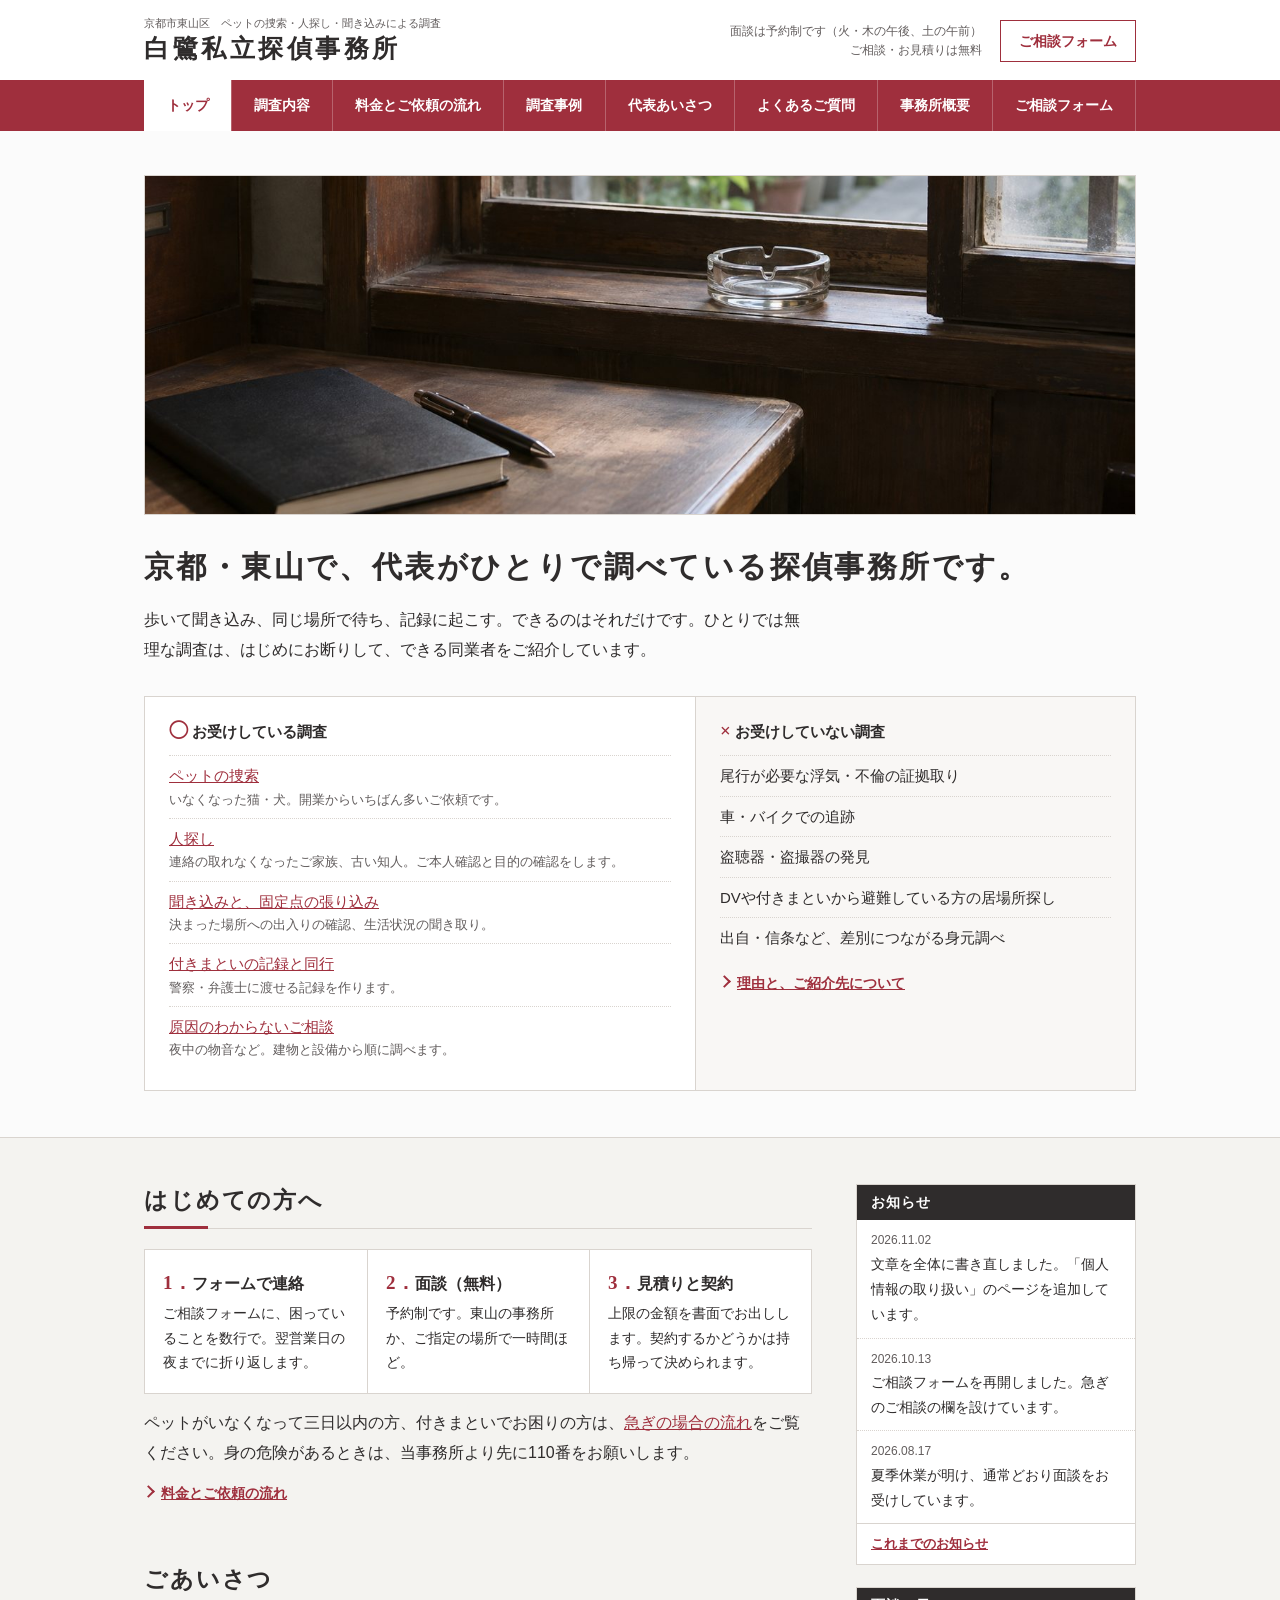
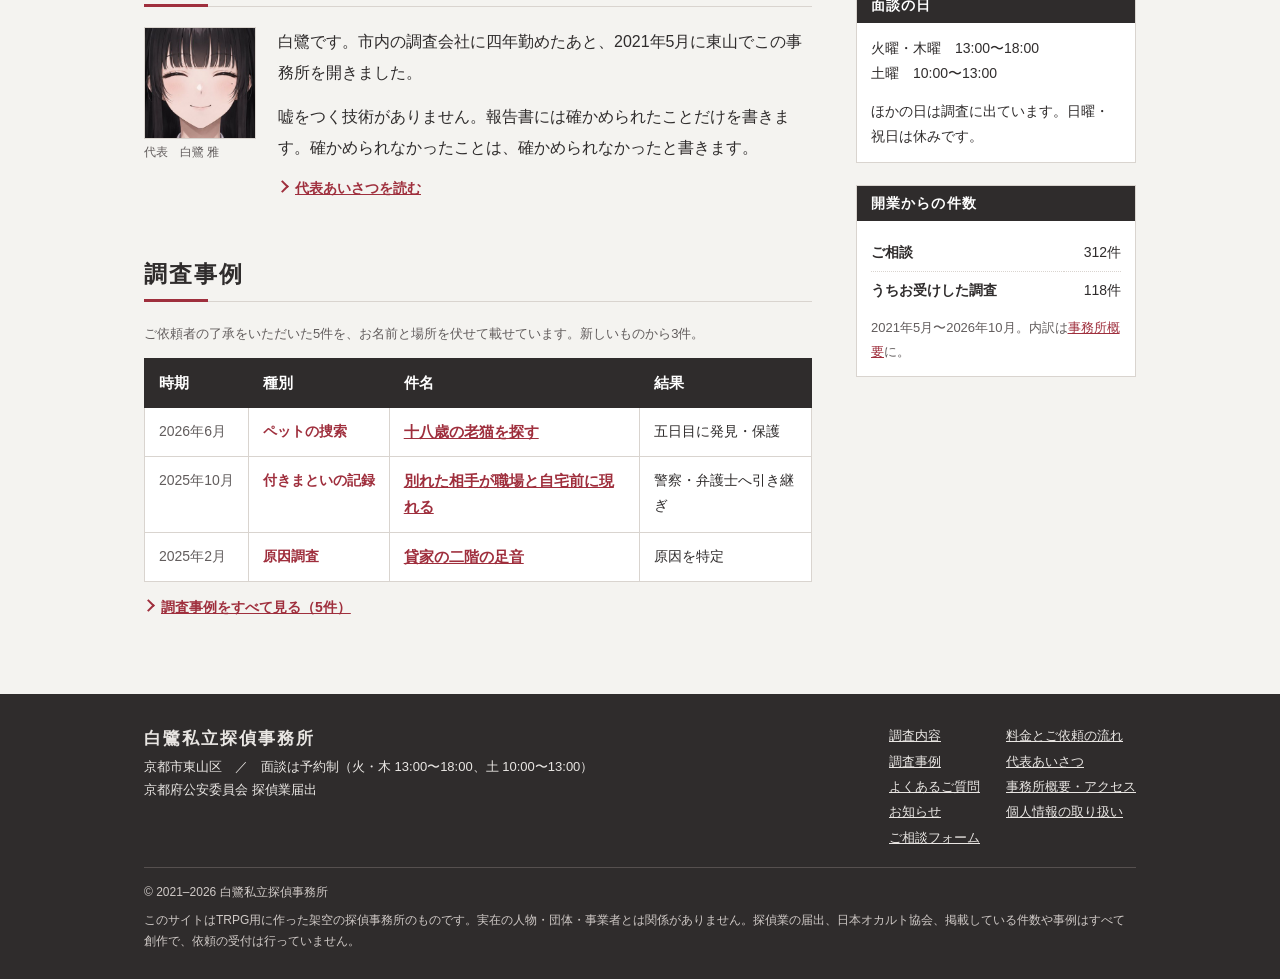
<file: index.html>
<!DOCTYPE html>
<html lang="ja">
<head>
<meta charset="utf-8">
<meta name="viewport" content="width=device-width, initial-scale=1">
<meta name="description" content="京都市東山区の個人探偵事務所。ペットの捜索、人探し、聞き込みと固定点の張り込みによる調査、付きまといの記録、原因のわからないご相談をお受けしています。">
<title>白鷺私立探偵事務所｜京都市東山区の個人探偵事務所</title>
<link rel="stylesheet" href="css/style.css">
</head>
<body>
<a class="skip" href="#main">本文へ移動</a>

<header class="head">
  <div class="wrap">
    <a class="logo" href="index.html"><small>京都市東山区　ペットの捜索・人探し・聞き込みによる調査</small><b>白鷺私立探偵事務所</b></a>
    <p class="head-info"><span>面談は予約制です（火・木の午後、土の午前）<br>ご相談・お見積りは無料</span><a href="contact/index.html">ご相談フォーム</a></p>
    <button class="menu-btn" id="menu-btn" type="button" aria-expanded="false" aria-controls="gnav-list">メニュー</button>
  </div>
</header>
<nav class="gnav" aria-label="サイト内メニュー">
  <ul id="gnav-list">
    <li><a href="index.html" aria-current="page">トップ</a></li>
    <li><a href="service/index.html">調査内容</a></li>
    <li><a href="price/index.html">料金とご依頼の流れ</a></li>
    <li><a href="cases/index.html">調査事例</a></li>
    <li><a href="greeting/index.html">代表あいさつ</a></li>
    <li><a href="faq/index.html">よくあるご質問</a></li>
    <li><a href="office/index.html">事務所概要</a></li>
    <li><a href="contact/index.html">ご相談フォーム</a></li>
  </ul>
</nav>

<main id="main">
<div>
  <div class="intro">
    <div class="wrap">
      <figure class="intro-img"><span class="hs"><img src="img/top_mado.jpg" alt="事務所の窓際の机。黒い手帳とペン、窓辺にガラスの灰皿、窓の外に路地の植木鉢" width="1400" height="788"><button type="button" class="hs-b hs-haizara" data-hs="haizara" tabindex="-1" aria-hidden="true"></button></span></figure>
      <h1>京都・東山で、代表がひとりで調べている探偵事務所です。</h1>
      <p class="say">歩いて聞き込み、同じ場所で待ち、記録に起こす。できるのはそれだけです。ひとりでは無理な調査は、はじめにお断りして、できる同業者をご紹介しています。</p>
      <div class="dekiru">
        <div>
          <h2><span>◯</span>お受けしている調査</h2>
          <ul>
            <li><a href="service/index.html">ペットの捜索</a><small>いなくなった猫・犬。開業からいちばん多いご依頼です。</small></li>
            <li><a href="service/index.html">人探し</a><small>連絡の取れなくなったご家族、古い知人。ご本人確認と目的の確認をします。</small></li>
            <li><a href="service/index.html">聞き込みと、固定点の張り込み</a><small>決まった場所への出入りの確認、生活状況の聞き取り。</small></li>
            <li><a href="service/index.html">付きまといの記録と同行</a><small>警察・弁護士に渡せる記録を作ります。</small></li>
            <li><a href="service/index.html">原因のわからないご相談</a><small>夜中の物音など。建物と設備から順に調べます。</small></li>
          </ul>
        </div>
        <div>
          <h2><span>×</span>お受けしていない調査</h2>
          <ul>
            <li>尾行が必要な浮気・不倫の証拠取り</li>
            <li>車・バイクでの追跡</li>
            <li>盗聴器・盗撮器の発見</li>
            <li>DVや付きまといから避難している方の居場所探し</li>
            <li>出自・信条など、差別につながる身元調べ</li>
          </ul>
          <a class="more" href="service/index.html">理由と、ご紹介先について</a>
        </div>
      </div>
    </div>
  </div>

  <div class="wrap cols">
    <div>
      <section class="blk">
        <h2 class="h2">はじめての方へ</h2>
        <ol class="hajimete">
          <li><b>フォームで連絡</b>ご相談フォームに、困っていることを数行で。翌営業日の夜までに折り返します。</li>
          <li><b>面談（無料）</b>予約制です。東山の事務所か、ご指定の場所で一時間ほど。</li>
          <li><b>見積りと契約</b>上限の金額を書面でお出しします。契約するかどうかは持ち帰って決められます。</li>
        </ol>
        <p style="margin-top:14px">ペットがいなくなって三日以内の方、付きまといでお困りの方は、<a href="price/index.html">急ぎの場合の流れ</a>をご覧ください。身の危険があるときは、当事務所より先に110番をお願いします。</p>
        <a class="more" href="price/index.html">料金とご依頼の流れ</a>
      </section>

      <section class="blk">
        <h2 class="h2">ごあいさつ</h2>
        <div class="aisatsu">
          <figure><img src="img/daihyo_s.jpg" alt="代表 白鷺 雅の顔写真" width="320" height="320"><figcaption>代表　白鷺 雅</figcaption></figure>
          <div>
            <p>白鷺です。市内の調査会社に四年勤めたあと、2021年5月に東山でこの事務所を開きました。</p>
            <p>嘘をつく技術がありません。報告書には確かめられたことだけを書きます。確かめられなかったことは、確かめられなかったと書きます。</p>
            <a class="more" href="greeting/index.html">代表あいさつを読む</a>
          </div>
        </div>
      </section>

      <section class="blk">
        <h2 class="h2">調査事例</h2>
        <p class="small" style="margin-bottom:12px">ご依頼者の了承をいただいた5件を、お名前と場所を伏せて載せています。新しいものから3件。</p>
        <div class="tbl-box">
          <table class="jirei">
            <thead><tr><th scope="col">時期</th><th scope="col">種別</th><th scope="col">件名</th><th scope="col">結果</th></tr></thead>
            <tbody>
              <tr><td class="when">2026年6月</td><td class="kind">ペットの捜索</td><td><a href="cases/neko/index.html">十八歳の老猫を探す</a></td><td class="res">五日目に発見・保護</td></tr>
              <tr><td class="when">2025年10月</td><td class="kind">付きまといの記録</td><td><a href="cases/tsukimatoi/index.html">別れた相手が職場と自宅前に現れる</a></td><td class="res">警察・弁護士へ引き継ぎ</td></tr>
              <tr><td class="when">2025年2月</td><td class="kind">原因調査</td><td><a href="cases/ashioto/index.html">貸家の二階の足音</a></td><td class="res">原因を特定</td></tr>
            </tbody>
          </table>
        </div>
        <a class="more" href="cases/index.html">調査事例をすべて見る（5件）</a>
      </section>
    </div>

    <aside class="side" aria-label="お知らせと面談のご案内">
      <section class="box">
        <h2>お知らせ</h2>
        <ul class="news">
          <li><time datetime="2026-11-02">2026.11.02</time>文章を全体に書き直しました。「個人情報の取り扱い」のページを追加しています。</li>
          <li><time datetime="2026-10-13">2026.10.13</time>ご相談フォームを再開しました。急ぎのご相談の欄を設けています。</li>
          <li><time datetime="2026-08-17">2026.08.17</time>夏季休業が明け、通常どおり面談をお受けしています。</li>
        </ul>
        <p class="foot"><a href="news/index.html">これまでのお知らせ</a></p>
      </section>
      <section class="box">
        <h2>面談の日</h2>
        <div class="in">
          <p>火曜・木曜　13:00〜18:00<br>土曜　10:00〜13:00</p>
          <p>ほかの日は調査に出ています。日曜・祝日は休みです。</p>
        </div>
      </section>
      <section class="box">
        <h2>開業からの件数</h2>
        <div class="in">
          <table class="kensu">
            <tbody>
              <tr><th scope="row">ご相談</th><td>312件</td></tr>
              <tr><th scope="row">うちお受けした調査</th><td>118件</td></tr>
            </tbody>
          </table>
          <p class="small" style="margin-top:8px">2021年5月〜2026年10月。内訳は<a href="office/index.html">事務所概要</a>に。</p>
        </div>
      </section>
    </aside>
  </div>
</div>
</main>

<footer class="site-foot">
  <div class="wrap">
    <div><b style="font-family:var(--mincho);font-size:17px;letter-spacing:.12em;font-weight:600">白鷺私立探偵事務所</b><br>京都市東山区　／　面談は予約制（火・木 13:00〜18:00、土 10:00〜13:00）<br>京都府公安委員会 探偵業届出</div>
    <ul>
      <li><a href="service/index.html">調査内容</a></li>
      <li><a href="price/index.html">料金とご依頼の流れ</a></li>
      <li><a href="cases/index.html">調査事例</a></li>
      <li><a href="greeting/index.html">代表あいさつ</a></li>
      <li><a href="faq/index.html">よくあるご質問</a></li>
      <li><a href="office/index.html">事務所概要・アクセス</a></li>
      <li><a href="news/index.html">お知らせ</a></li>
      <li><a href="privacy/index.html">個人情報の取り扱い</a></li>
      <li><a href="contact/index.html">ご相談フォーム</a></li>
    </ul>
    <p class="copy">© 2021–2026 白鷺私立探偵事務所
      <span class="fic">このサイトはTRPG用に作った架空の探偵事務所のものです。実在の人物・団体・事業者とは関係がありません。探偵業の届出、日本オカルト協会、掲載している件数や事例はすべて創作で、依頼の受付は行っていません。</span></p>
  </div>
</footer>

<script src="js/main.js"></script>
</body>
</html>
</file>
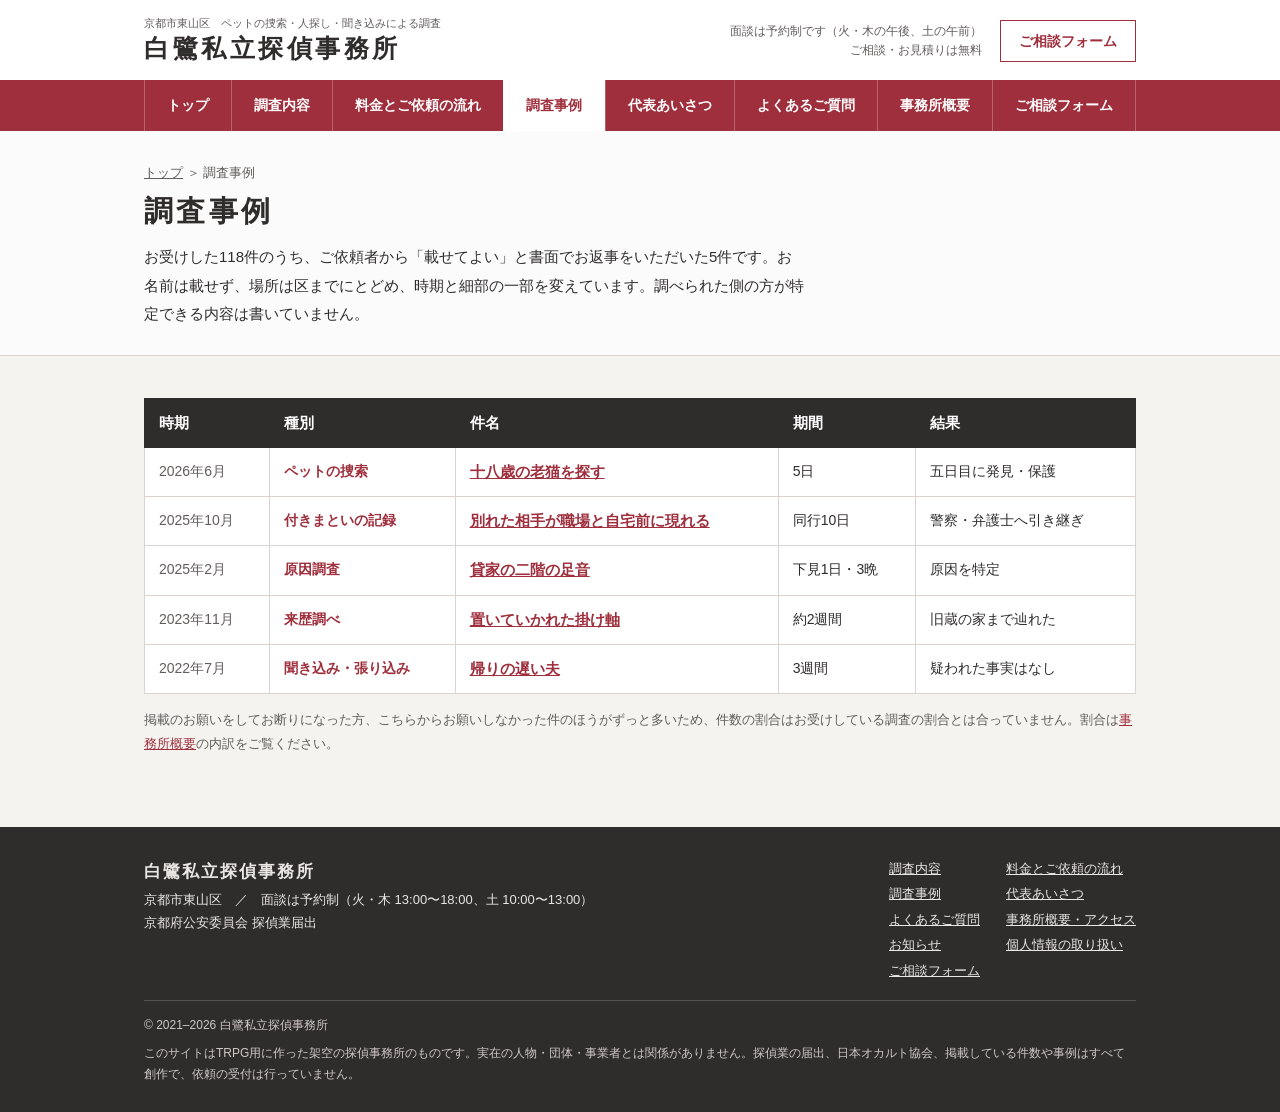
<file: cases/index.html>
<!DOCTYPE html>
<html lang="ja">
<head>
<meta charset="utf-8">
<meta name="viewport" content="width=device-width, initial-scale=1">
<meta name="description" content="京都市東山区の個人探偵事務所。ペットの捜索、人探し、聞き込みと固定点の張り込みによる調査、付きまといの記録、原因のわからないご相談をお受けしています。">
<title>調査事例｜白鷺私立探偵事務所</title>
<link rel="stylesheet" href="../css/style.css">
</head>
<body>
<a class="skip" href="#main">本文へ移動</a>

<header class="head">
  <div class="wrap">
    <a class="logo" href="../index.html"><small>京都市東山区　ペットの捜索・人探し・聞き込みによる調査</small><b>白鷺私立探偵事務所</b></a>
    <p class="head-info"><span>面談は予約制です（火・木の午後、土の午前）<br>ご相談・お見積りは無料</span><a href="../contact/index.html">ご相談フォーム</a></p>
    <button class="menu-btn" id="menu-btn" type="button" aria-expanded="false" aria-controls="gnav-list">メニュー</button>
  </div>
</header>
<nav class="gnav" aria-label="サイト内メニュー">
  <ul id="gnav-list">
    <li><a href="../index.html">トップ</a></li>
    <li><a href="../service/index.html">調査内容</a></li>
    <li><a href="../price/index.html">料金とご依頼の流れ</a></li>
    <li><a href="../cases/index.html" aria-current="page">調査事例</a></li>
    <li><a href="../greeting/index.html">代表あいさつ</a></li>
    <li><a href="../faq/index.html">よくあるご質問</a></li>
    <li><a href="../office/index.html">事務所概要</a></li>
    <li><a href="../contact/index.html">ご相談フォーム</a></li>
  </ul>
</nav>

<main id="main">
<div>
  <div class="ptitle"><div class="wrap"><p class="pan"><a href="../index.html">トップ</a> ＞ 調査事例</p><h1>調査事例</h1>
    <p class="lead">お受けした118件のうち、ご依頼者から「載せてよい」と書面でお返事をいただいた5件です。お名前は載せず、場所は区までにとどめ、時期と細部の一部を変えています。調べられた側の方が特定できる内容は書いていません。</p></div></div>
  <div class="wrap page">
    <div class="tbl-box">
      <table class="jirei">
        <thead><tr><th scope="col">時期</th><th scope="col">種別</th><th scope="col">件名</th><th scope="col">期間</th><th scope="col">結果</th></tr></thead>
        <tbody>
          <tr><td class="when">2026年6月</td><td class="kind">ペットの捜索</td><td><a href="../cases/neko/index.html">十八歳の老猫を探す</a></td><td class="res">5日</td><td class="res">五日目に発見・保護</td></tr>
          <tr><td class="when">2025年10月</td><td class="kind">付きまといの記録</td><td><a href="../cases/tsukimatoi/index.html">別れた相手が職場と自宅前に現れる</a></td><td class="res">同行10日</td><td class="res">警察・弁護士へ引き継ぎ</td></tr>
          <tr><td class="when">2025年2月</td><td class="kind">原因調査</td><td><a href="../cases/ashioto/index.html">貸家の二階の足音</a></td><td class="res">下見1日・3晩</td><td class="res">原因を特定</td></tr>
          <tr><td class="when">2023年11月</td><td class="kind">来歴調べ</td><td><a href="../cases/kakejiku/index.html">置いていかれた掛け軸</a></td><td class="res">約2週間</td><td class="res">旧蔵の家まで辿れた</td></tr>
          <tr><td class="when">2022年7月</td><td class="kind">聞き込み・張り込み</td><td><a href="../cases/sokou/index.html">帰りの遅い夫</a></td><td class="res">3週間</td><td class="res">疑われた事実はなし</td></tr>
        </tbody>
      </table>
    </div>
    <p class="small" style="margin-top:14px">掲載のお願いをしてお断りになった方、こちらからお願いしなかった件のほうがずっと多いため、件数の割合はお受けしている調査の割合とは合っていません。割合は<a href="../office/index.html">事務所概要</a>の内訳をご覧ください。</p>
  </div>
</div>
</main>

<footer class="site-foot">
  <div class="wrap">
    <div><b style="font-family:var(--mincho);font-size:17px;letter-spacing:.12em;font-weight:600">白鷺私立探偵事務所</b><br>京都市東山区　／　面談は予約制（火・木 13:00〜18:00、土 10:00〜13:00）<br>京都府公安委員会 探偵業届出</div>
    <ul>
      <li><a href="../service/index.html">調査内容</a></li>
      <li><a href="../price/index.html">料金とご依頼の流れ</a></li>
      <li><a href="../cases/index.html">調査事例</a></li>
      <li><a href="../greeting/index.html">代表あいさつ</a></li>
      <li><a href="../faq/index.html">よくあるご質問</a></li>
      <li><a href="../office/index.html">事務所概要・アクセス</a></li>
      <li><a href="../news/index.html">お知らせ</a></li>
      <li><a href="../privacy/index.html">個人情報の取り扱い</a></li>
      <li><a href="../contact/index.html">ご相談フォーム</a></li>
    </ul>
    <p class="copy">© 2021–2026 白鷺私立探偵事務所
      <span class="fic">このサイトはTRPG用に作った架空の探偵事務所のものです。実在の人物・団体・事業者とは関係がありません。探偵業の届出、日本オカルト協会、掲載している件数や事例はすべて創作で、依頼の受付は行っていません。</span></p>
  </div>
</footer>

<script src="../js/main.js"></script>
</body>
</html>
</file>
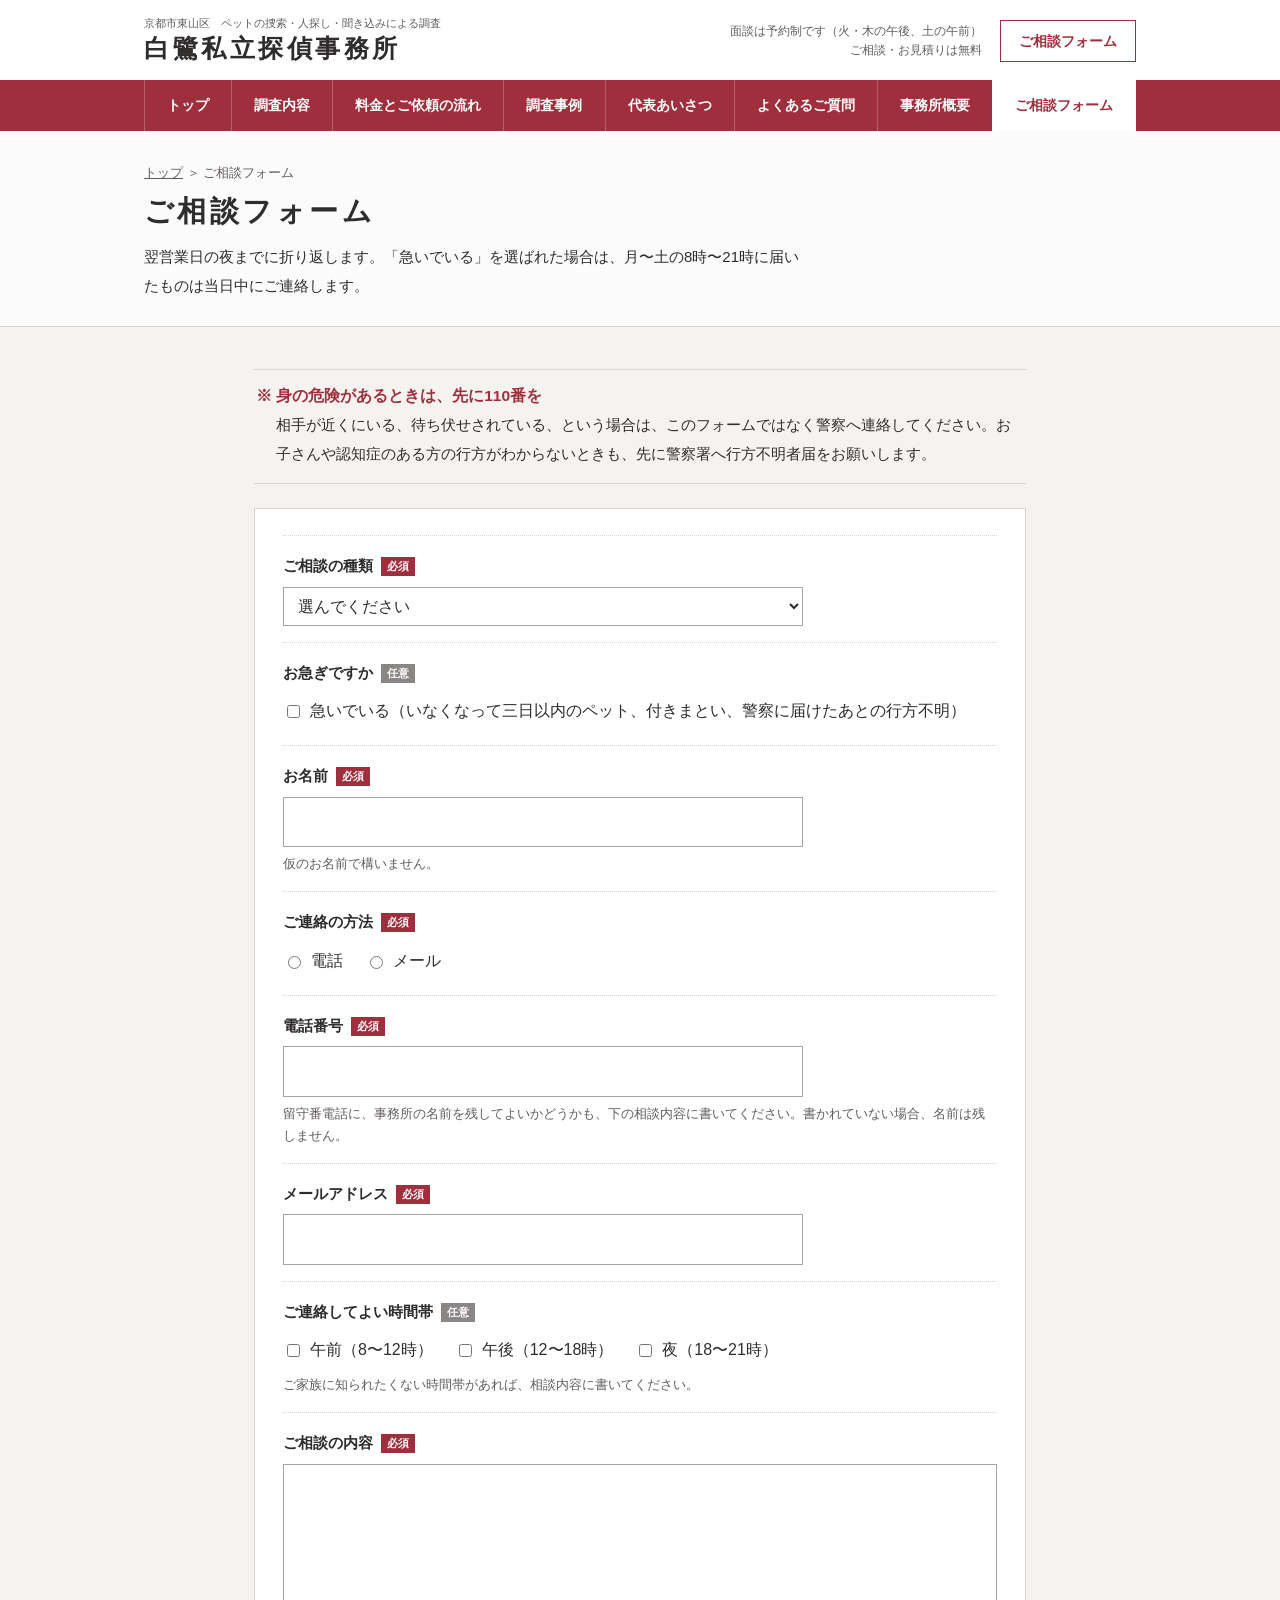
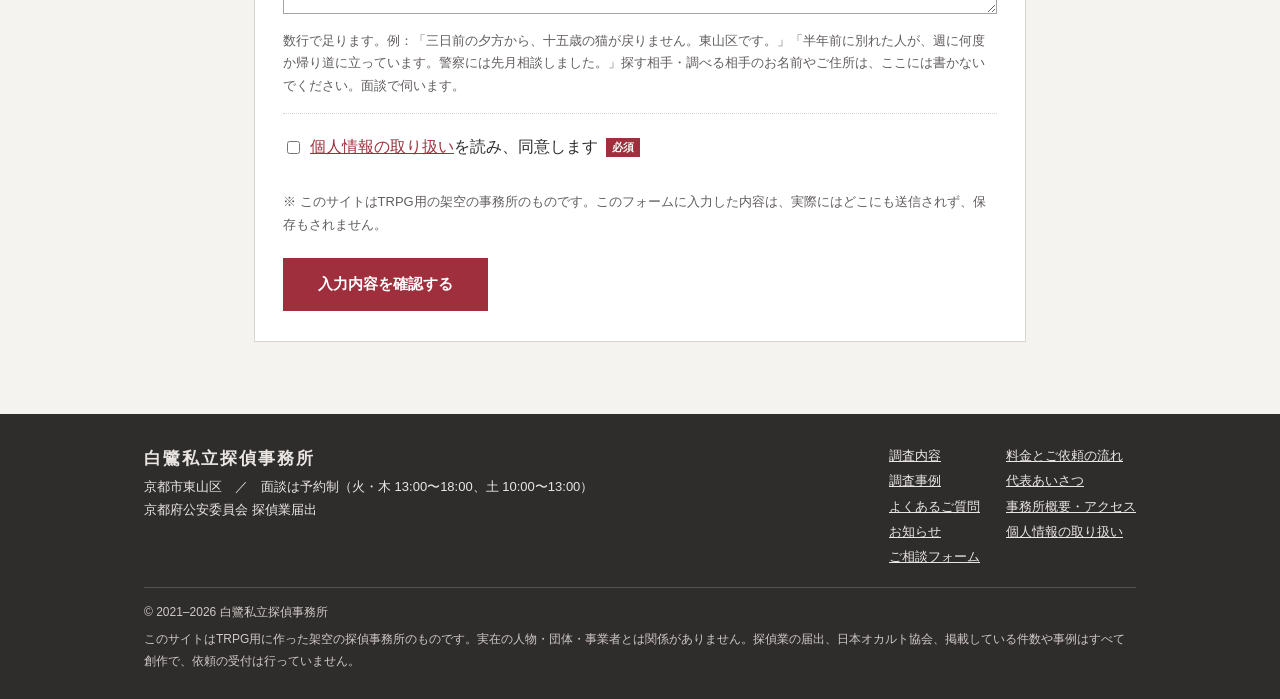
<file: contact/index.html>
<!DOCTYPE html>
<html lang="ja">
<head>
<meta charset="utf-8">
<meta name="viewport" content="width=device-width, initial-scale=1">
<meta name="description" content="京都市東山区の個人探偵事務所。ペットの捜索、人探し、聞き込みと固定点の張り込みによる調査、付きまといの記録、原因のわからないご相談をお受けしています。">
<title>ご相談フォーム｜白鷺私立探偵事務所</title>
<link rel="stylesheet" href="../css/style.css">
</head>
<body>
<a class="skip" href="#main">本文へ移動</a>

<header class="head">
  <div class="wrap">
    <a class="logo" href="../index.html"><small>京都市東山区　ペットの捜索・人探し・聞き込みによる調査</small><b>白鷺私立探偵事務所</b></a>
    <p class="head-info"><span>面談は予約制です（火・木の午後、土の午前）<br>ご相談・お見積りは無料</span><a href="../contact/index.html">ご相談フォーム</a></p>
    <button class="menu-btn" id="menu-btn" type="button" aria-expanded="false" aria-controls="gnav-list">メニュー</button>
  </div>
</header>
<nav class="gnav" aria-label="サイト内メニュー">
  <ul id="gnav-list">
    <li><a href="../index.html">トップ</a></li>
    <li><a href="../service/index.html">調査内容</a></li>
    <li><a href="../price/index.html">料金とご依頼の流れ</a></li>
    <li><a href="../cases/index.html">調査事例</a></li>
    <li><a href="../greeting/index.html">代表あいさつ</a></li>
    <li><a href="../faq/index.html">よくあるご質問</a></li>
    <li><a href="../office/index.html">事務所概要</a></li>
    <li><a href="../contact/index.html" aria-current="page">ご相談フォーム</a></li>
  </ul>
</nav>

<main id="main">
<div>
  <div class="ptitle"><div class="wrap"><p class="pan"><a href="../index.html">トップ</a> ＞ ご相談フォーム</p><h1>ご相談フォーム</h1>
    <p class="lead">翌営業日の夜までに折り返します。「急いでいる」を選ばれた場合は、月〜土の8時〜21時に届いたものは当日中にご連絡します。</p></div></div>
  <div class="wrap page narrow">
    <div class="keikoku" style="margin-bottom:24px">
      <h3>身の危険があるときは、先に110番を</h3>
      <p>相手が近くにいる、待ち伏せされている、という場合は、このフォームではなく警察へ連絡してください。お子さんや認知症のある方の行方がわからないときも、先に警察署へ行方不明者届をお願いします。</p>
    </div>

    <div id="form-input">
      <form class="form" id="soudan" novalidate>
        <div id="errsum" class="errsum" role="alert" hidden></div>

        <div class="fld">
          <label for="f-kind">ご相談の種類<span class="hissu">必須</span></label>
          <select id="f-kind" name="kind" required>
            <option value="">選んでください</option>
            <option>ペットの捜索</option>
            <option>人探し</option>
            <option>聞き込み・固定点の張り込み</option>
            <option>付きまといの記録と同行</option>
            <option>原因のわからないご相談</option>
            <option>古い品・家の来歴調べ</option>
            <option>どれに当たるかわからない</option>
          </select>
          <p class="err" id="e-kind" hidden></p>
        </div>

        <div class="fld">
          <span class="lbl">お急ぎですか<span class="nini">任意</span></span>
          <div class="opts">
            <label><input type="checkbox" id="f-isogi" name="isogi"> 急いでいる（いなくなって三日以内のペット、付きまとい、警察に届けたあとの行方不明）</label>
          </div>
        </div>

        <div class="fld">
          <label for="f-name">お名前<span class="hissu">必須</span></label>
          <input type="text" id="f-name" name="name" autocomplete="name" required>
          <p class="hint">仮のお名前で構いません。</p>
          <p class="err" id="e-name" hidden></p>
        </div>

        <div class="fld">
          <span class="lbl" id="l-how">ご連絡の方法<span class="hissu">必須</span></span>
          <div class="opts" role="radiogroup" aria-labelledby="l-how">
            <label><input type="radio" name="how" value="電話" id="f-how-tel"> 電話</label>
            <label><input type="radio" name="how" value="メール" id="f-how-mail"> メール</label>
          </div>
          <p class="err" id="e-how" hidden></p>
        </div>

        <div class="fld" id="w-tel">
          <label for="f-tel">電話番号<span class="hissu" id="h-tel">必須</span></label>
          <input type="tel" id="f-tel" name="tel" autocomplete="tel" inputmode="tel">
          <p class="hint">留守番電話に、事務所の名前を残してよいかどうかも、下の相談内容に書いてください。書かれていない場合、名前は残しません。</p>
          <p class="err" id="e-tel" hidden></p>
        </div>

        <div class="fld" id="w-mail">
          <label for="f-mail">メールアドレス<span class="hissu" id="h-mail">必須</span></label>
          <input type="email" id="f-mail" name="mail" autocomplete="email">
          <p class="err" id="e-mail" hidden></p>
        </div>

        <div class="fld">
          <span class="lbl">ご連絡してよい時間帯<span class="nini">任意</span></span>
          <div class="opts">
            <label><input type="checkbox" name="time" value="午前（8〜12時）"> 午前（8〜12時）</label>
            <label><input type="checkbox" name="time" value="午後（12〜18時）"> 午後（12〜18時）</label>
            <label><input type="checkbox" name="time" value="夜（18〜21時）"> 夜（18〜21時）</label>
          </div>
          <p class="hint">ご家族に知られたくない時間帯があれば、相談内容に書いてください。</p>
        </div>

        <div class="fld">
          <label for="f-body">ご相談の内容<span class="hissu">必須</span></label>
          <textarea id="f-body" name="body" required aria-describedby="h-body"></textarea>
          <p class="hint" id="h-body">数行で足ります。例：「三日前の夕方から、十五歳の猫が戻りません。東山区です。」「半年前に別れた人が、週に何度か帰り道に立っています。警察には先月相談しました。」探す相手・調べる相手のお名前やご住所は、ここには書かないでください。面談で伺います。</p>
          <p class="err" id="e-body" hidden></p>
        </div>

        <div class="fld">
          <div class="opts">
            <label><input type="checkbox" id="f-agree" name="agree" required> <span><a href="../privacy/index.html">個人情報の取り扱い</a>を読み、同意します<span class="hissu">必須</span></span></label>
          </div>
          <p class="err" id="e-agree" hidden></p>
        </div>

        <p class="small" style="margin-top:8px">※ このサイトはTRPG用の架空の事務所のものです。このフォームに入力した内容は、実際にはどこにも送信されず、保存もされません。</p>
        <div class="btns"><button type="submit" class="btn">入力内容を確認する</button></div>
      </form>
    </div>

    <div id="form-confirm" hidden>
      <h2 class="h2" id="confirm-h" tabindex="-1">入力内容の確認</h2>
      <div class="tbl-box"><table class="kakunin"><tbody id="confirm-body"></tbody></table></div>
      <div class="btns">
        <button type="button" class="btn sub" id="btn-back">入力に戻る</button>
        <button type="button" class="btn" id="btn-send">この内容で送る</button>
      </div>
    </div>

    <div id="form-done" hidden>
      <div class="demo" id="done-h" tabindex="-1" role="status">
        <b>送信は行われていません。</b>
        このサイトはTRPG用に作った架空の探偵事務所のホームページで、ご相談を受け付ける先がありません。入力された内容は、どこにも送信されず、保存もされていません。ページを閉じると消えます。
      </div>
      <div class="btns"><button type="button" class="btn sub" id="btn-reset">フォームを最初の状態に戻す</button></div>
    </div>
  </div>
</div>
</main>

<footer class="site-foot">
  <div class="wrap">
    <div><b style="font-family:var(--mincho);font-size:17px;letter-spacing:.12em;font-weight:600">白鷺私立探偵事務所</b><br>京都市東山区　／　面談は予約制（火・木 13:00〜18:00、土 10:00〜13:00）<br>京都府公安委員会 探偵業届出</div>
    <ul>
      <li><a href="../service/index.html">調査内容</a></li>
      <li><a href="../price/index.html">料金とご依頼の流れ</a></li>
      <li><a href="../cases/index.html">調査事例</a></li>
      <li><a href="../greeting/index.html">代表あいさつ</a></li>
      <li><a href="../faq/index.html">よくあるご質問</a></li>
      <li><a href="../office/index.html">事務所概要・アクセス</a></li>
      <li><a href="../news/index.html">お知らせ</a></li>
      <li><a href="../privacy/index.html">個人情報の取り扱い</a></li>
      <li><a href="../contact/index.html">ご相談フォーム</a></li>
    </ul>
    <p class="copy">© 2021–2026 白鷺私立探偵事務所
      <span class="fic">このサイトはTRPG用に作った架空の探偵事務所のものです。実在の人物・団体・事業者とは関係がありません。探偵業の届出、日本オカルト協会、掲載している件数や事例はすべて創作で、依頼の受付は行っていません。</span></p>
  </div>
</footer>

<script src="../js/main.js"></script>
</body>
</html>
</file>
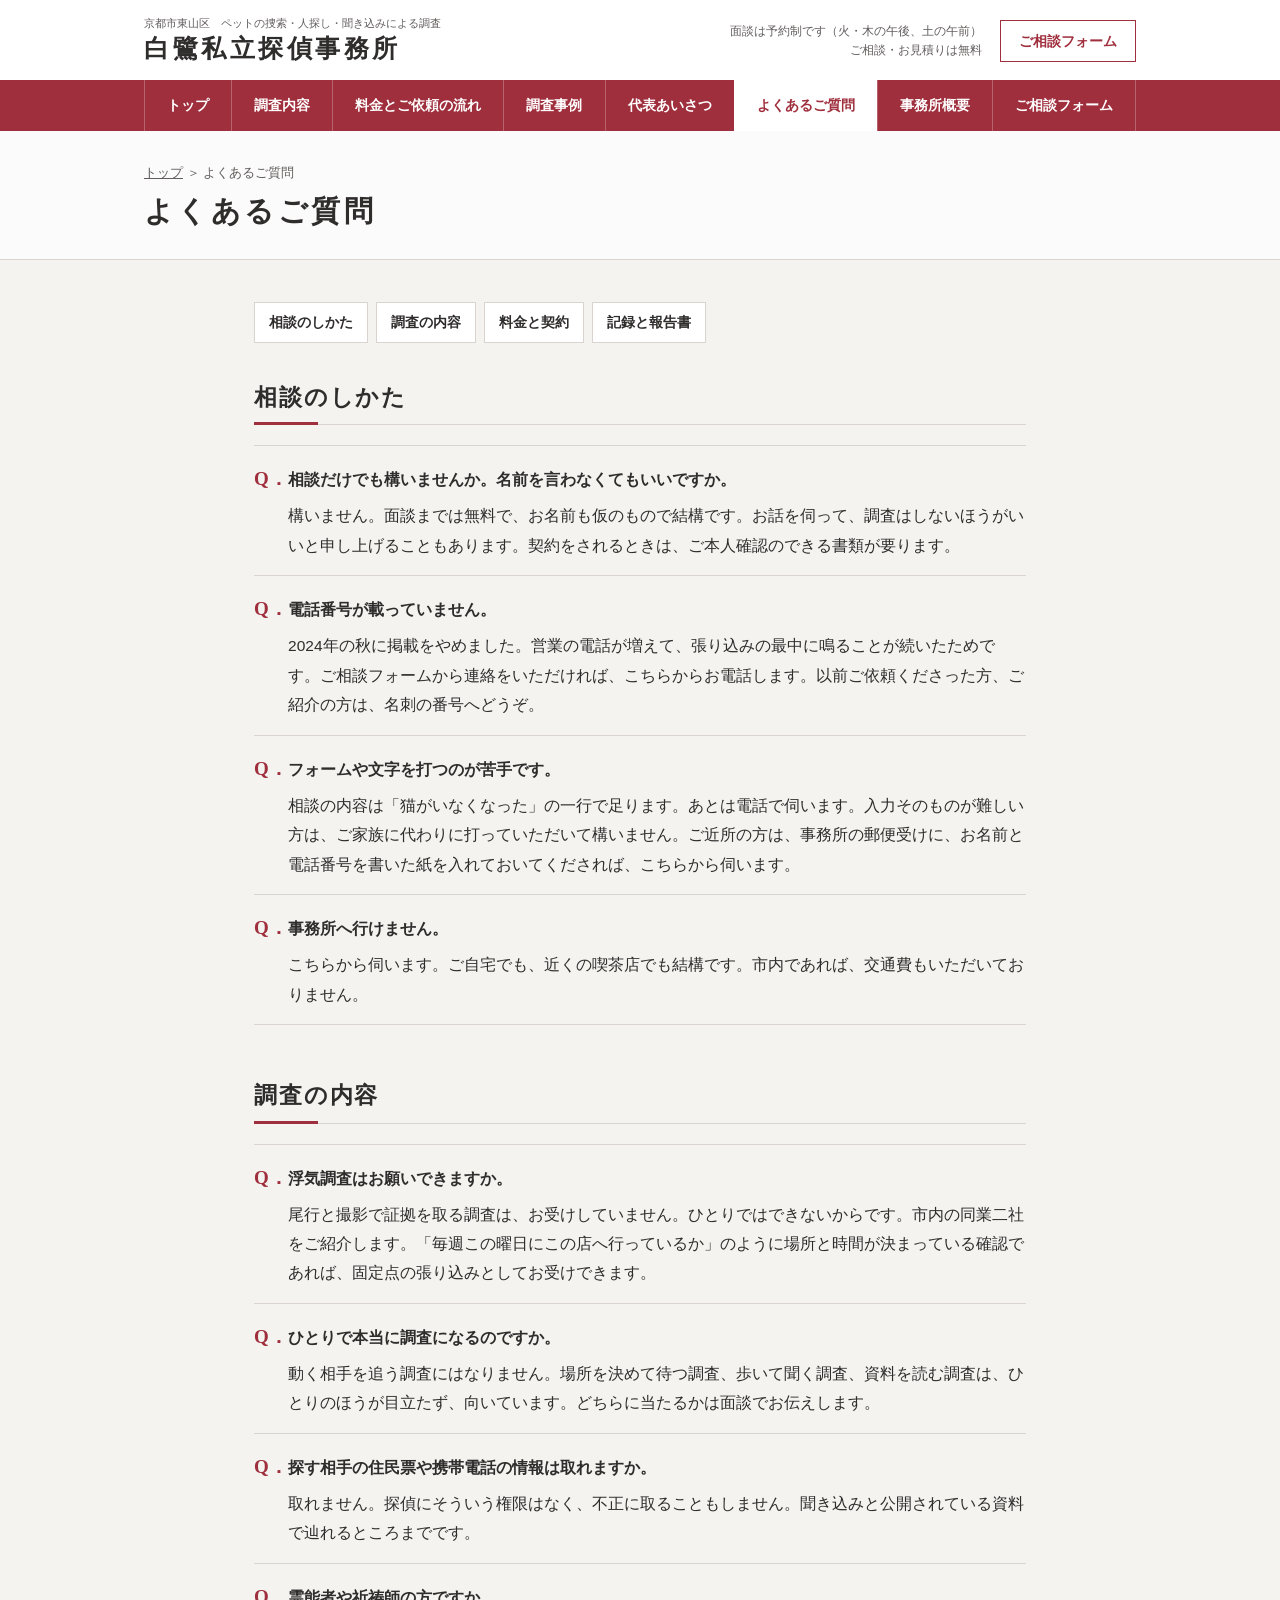
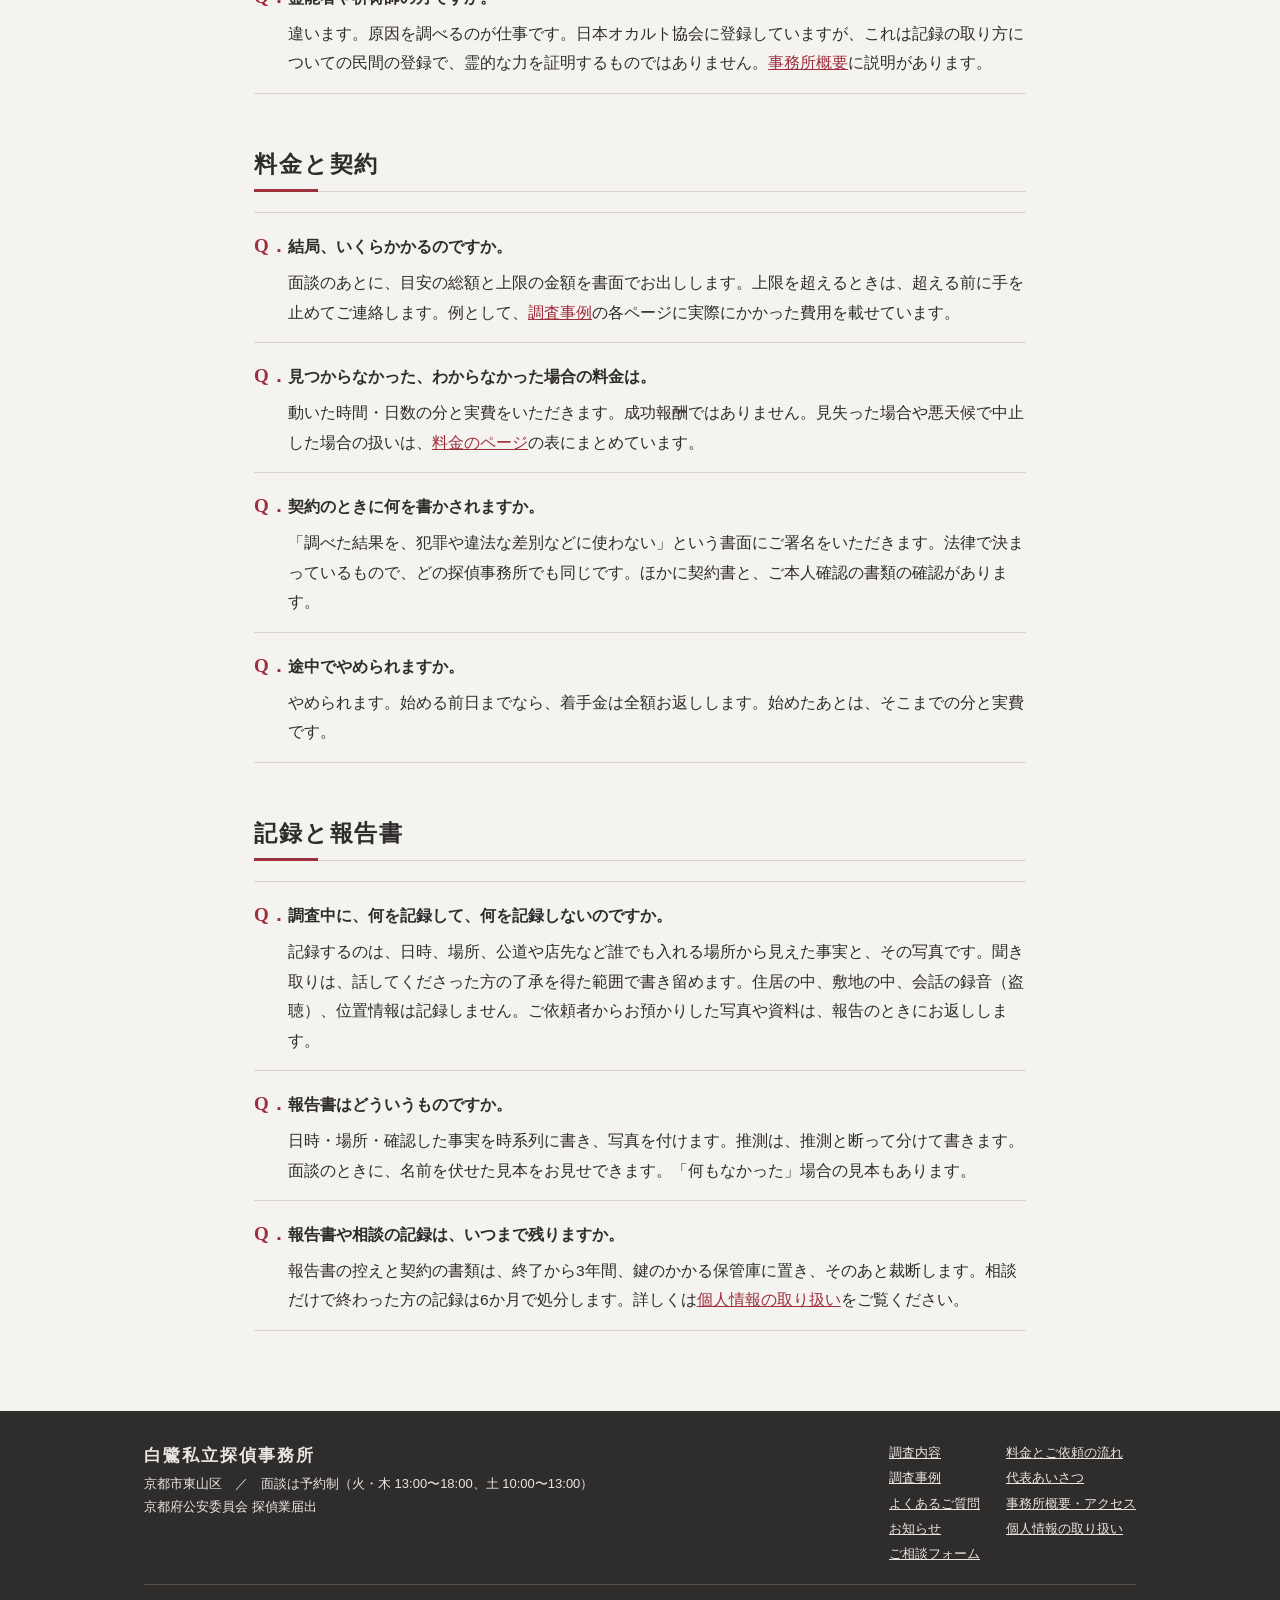
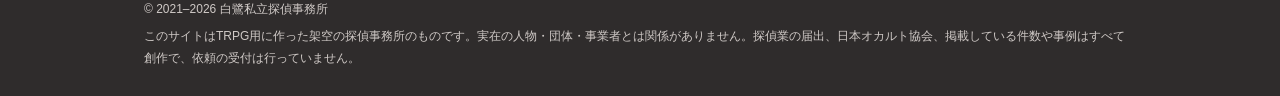
<file: faq/index.html>
<!DOCTYPE html>
<html lang="ja">
<head>
<meta charset="utf-8">
<meta name="viewport" content="width=device-width, initial-scale=1">
<meta name="description" content="京都市東山区の個人探偵事務所。ペットの捜索、人探し、聞き込みと固定点の張り込みによる調査、付きまといの記録、原因のわからないご相談をお受けしています。">
<title>よくあるご質問｜白鷺私立探偵事務所</title>
<link rel="stylesheet" href="../css/style.css">
</head>
<body>
<a class="skip" href="#main">本文へ移動</a>

<header class="head">
  <div class="wrap">
    <a class="logo" href="../index.html"><small>京都市東山区　ペットの捜索・人探し・聞き込みによる調査</small><b>白鷺私立探偵事務所</b></a>
    <p class="head-info"><span>面談は予約制です（火・木の午後、土の午前）<br>ご相談・お見積りは無料</span><a href="../contact/index.html">ご相談フォーム</a></p>
    <button class="menu-btn" id="menu-btn" type="button" aria-expanded="false" aria-controls="gnav-list">メニュー</button>
  </div>
</header>
<nav class="gnav" aria-label="サイト内メニュー">
  <ul id="gnav-list">
    <li><a href="../index.html">トップ</a></li>
    <li><a href="../service/index.html">調査内容</a></li>
    <li><a href="../price/index.html">料金とご依頼の流れ</a></li>
    <li><a href="../cases/index.html">調査事例</a></li>
    <li><a href="../greeting/index.html">代表あいさつ</a></li>
    <li><a href="../faq/index.html" aria-current="page">よくあるご質問</a></li>
    <li><a href="../office/index.html">事務所概要</a></li>
    <li><a href="../contact/index.html">ご相談フォーム</a></li>
  </ul>
</nav>

<main id="main">
<div>
  <div class="ptitle"><div class="wrap"><p class="pan"><a href="../index.html">トップ</a> ＞ よくあるご質問</p><h1>よくあるご質問</h1></div></div>
  <div class="wrap page narrow">
    <ul class="jump" aria-label="質問の分類">
      <li><button type="button" data-jump="q-sodan">相談のしかた</button></li>
      <li><button type="button" data-jump="q-naiyo">調査の内容</button></li>
      <li><button type="button" data-jump="q-ryokin">料金と契約</button></li>
      <li><button type="button" data-jump="q-kiroku">記録と報告書</button></li>
    </ul>

    <section class="blk" id="q-sodan">
      <h2 class="h2">相談のしかた</h2>
      <dl class="faq">
        <dt>相談だけでも構いませんか。名前を言わなくてもいいですか。</dt>
        <dd>構いません。面談までは無料で、お名前も仮のもので結構です。お話を伺って、調査はしないほうがいいと申し上げることもあります。契約をされるときは、ご本人確認のできる書類が要ります。</dd>
        <dt>電話番号が載っていません。</dt>
        <dd>2024年の秋に掲載をやめました。営業の電話が増えて、張り込みの最中に鳴ることが続いたためです。ご相談フォームから連絡をいただければ、こちらからお電話します。以前ご依頼くださった方、ご紹介の方は、名刺の番号へどうぞ。</dd>
        <dt>フォームや文字を打つのが苦手です。</dt>
        <dd>相談の内容は「猫がいなくなった」の一行で足ります。あとは電話で伺います。入力そのものが難しい方は、ご家族に代わりに打っていただいて構いません。ご近所の方は、事務所の郵便受けに、お名前と電話番号を書いた紙を入れておいてくだされば、こちらから伺います。</dd>
        <dt>事務所へ行けません。</dt>
        <dd>こちらから伺います。ご自宅でも、近くの喫茶店でも結構です。市内であれば、交通費もいただいておりません。</dd>
      </dl>
    </section>

    <section class="blk" id="q-naiyo">
      <h2 class="h2">調査の内容</h2>
      <dl class="faq">
        <dt>浮気調査はお願いできますか。</dt>
        <dd>尾行と撮影で証拠を取る調査は、お受けしていません。ひとりではできないからです。市内の同業二社をご紹介します。「毎週この曜日にこの店へ行っているか」のように場所と時間が決まっている確認であれば、固定点の張り込みとしてお受けできます。</dd>
        <dt>ひとりで本当に調査になるのですか。</dt>
        <dd>動く相手を追う調査にはなりません。場所を決めて待つ調査、歩いて聞く調査、資料を読む調査は、ひとりのほうが目立たず、向いています。どちらに当たるかは面談でお伝えします。</dd>
        <dt>探す相手の住民票や携帯電話の情報は取れますか。</dt>
        <dd>取れません。探偵にそういう権限はなく、不正に取ることもしません。聞き込みと公開されている資料で辿れるところまでです。</dd>
        <dt>霊能者や祈祷師の方ですか。</dt>
        <dd>違います。原因を調べるのが仕事です。日本オカルト協会に登録していますが、これは記録の取り方についての民間の登録で、霊的な力を証明するものではありません。<a href="../office/index.html">事務所概要</a>に説明があります。</dd>
      </dl>
    </section>

    <section class="blk" id="q-ryokin">
      <h2 class="h2">料金と契約</h2>
      <dl class="faq">
        <dt>結局、いくらかかるのですか。</dt>
        <dd>面談のあとに、目安の総額と上限の金額を書面でお出しします。上限を超えるときは、超える前に手を止めてご連絡します。例として、<a href="../cases/index.html">調査事例</a>の各ページに実際にかかった費用を載せています。</dd>
        <dt>見つからなかった、わからなかった場合の料金は。</dt>
        <dd>動いた時間・日数の分と実費をいただきます。成功報酬ではありません。見失った場合や悪天候で中止した場合の扱いは、<a href="../price/index.html">料金のページ</a>の表にまとめています。</dd>
        <dt>契約のときに何を書かされますか。</dt>
        <dd>「調べた結果を、犯罪や違法な差別などに使わない」という書面にご署名をいただきます。法律で決まっているもので、どの探偵事務所でも同じです。ほかに契約書と、ご本人確認の書類の確認があります。</dd>
        <dt>途中でやめられますか。</dt>
        <dd>やめられます。始める前日までなら、着手金は全額お返しします。始めたあとは、そこまでの分と実費です。</dd>
      </dl>
    </section>

    <section class="blk" id="q-kiroku">
      <h2 class="h2">記録と報告書</h2>
      <dl class="faq">
        <dt>調査中に、何を記録して、何を記録しないのですか。</dt>
        <dd>記録するのは、日時、場所、公道や店先など誰でも入れる場所から見えた事実と、その写真です。聞き取りは、話してくださった方の了承を得た範囲で書き留めます。住居の中、敷地の中、会話の録音（盗聴）、位置情報は記録しません。ご依頼者からお預かりした写真や資料は、報告のときにお返しします。</dd>
        <dt>報告書はどういうものですか。</dt>
        <dd>日時・場所・確認した事実を時系列に書き、写真を付けます。推測は、推測と断って分けて書きます。面談のときに、名前を伏せた見本をお見せできます。「何もなかった」場合の見本もあります。</dd>
        <dt>報告書や相談の記録は、いつまで残りますか。</dt>
        <dd>報告書の控えと契約の書類は、終了から3年間、鍵のかかる保管庫に置き、そのあと裁断します。相談だけで終わった方の記録は6か月で処分します。詳しくは<a href="../privacy/index.html">個人情報の取り扱い</a>をご覧ください。</dd>
      </dl>
    </section>
  </div>
</div>
</main>

<footer class="site-foot">
  <div class="wrap">
    <div><b style="font-family:var(--mincho);font-size:17px;letter-spacing:.12em;font-weight:600">白鷺私立探偵事務所</b><br>京都市東山区　／　面談は予約制（火・木 13:00〜18:00、土 10:00〜13:00）<br>京都府公安委員会 探偵業届出</div>
    <ul>
      <li><a href="../service/index.html">調査内容</a></li>
      <li><a href="../price/index.html">料金とご依頼の流れ</a></li>
      <li><a href="../cases/index.html">調査事例</a></li>
      <li><a href="../greeting/index.html">代表あいさつ</a></li>
      <li><a href="../faq/index.html">よくあるご質問</a></li>
      <li><a href="../office/index.html">事務所概要・アクセス</a></li>
      <li><a href="../news/index.html">お知らせ</a></li>
      <li><a href="../privacy/index.html">個人情報の取り扱い</a></li>
      <li><a href="../contact/index.html">ご相談フォーム</a></li>
    </ul>
    <p class="copy">© 2021–2026 白鷺私立探偵事務所
      <span class="fic">このサイトはTRPG用に作った架空の探偵事務所のものです。実在の人物・団体・事業者とは関係がありません。探偵業の届出、日本オカルト協会、掲載している件数や事例はすべて創作で、依頼の受付は行っていません。</span></p>
  </div>
</footer>

<script src="../js/main.js"></script>
</body>
</html>
</file>
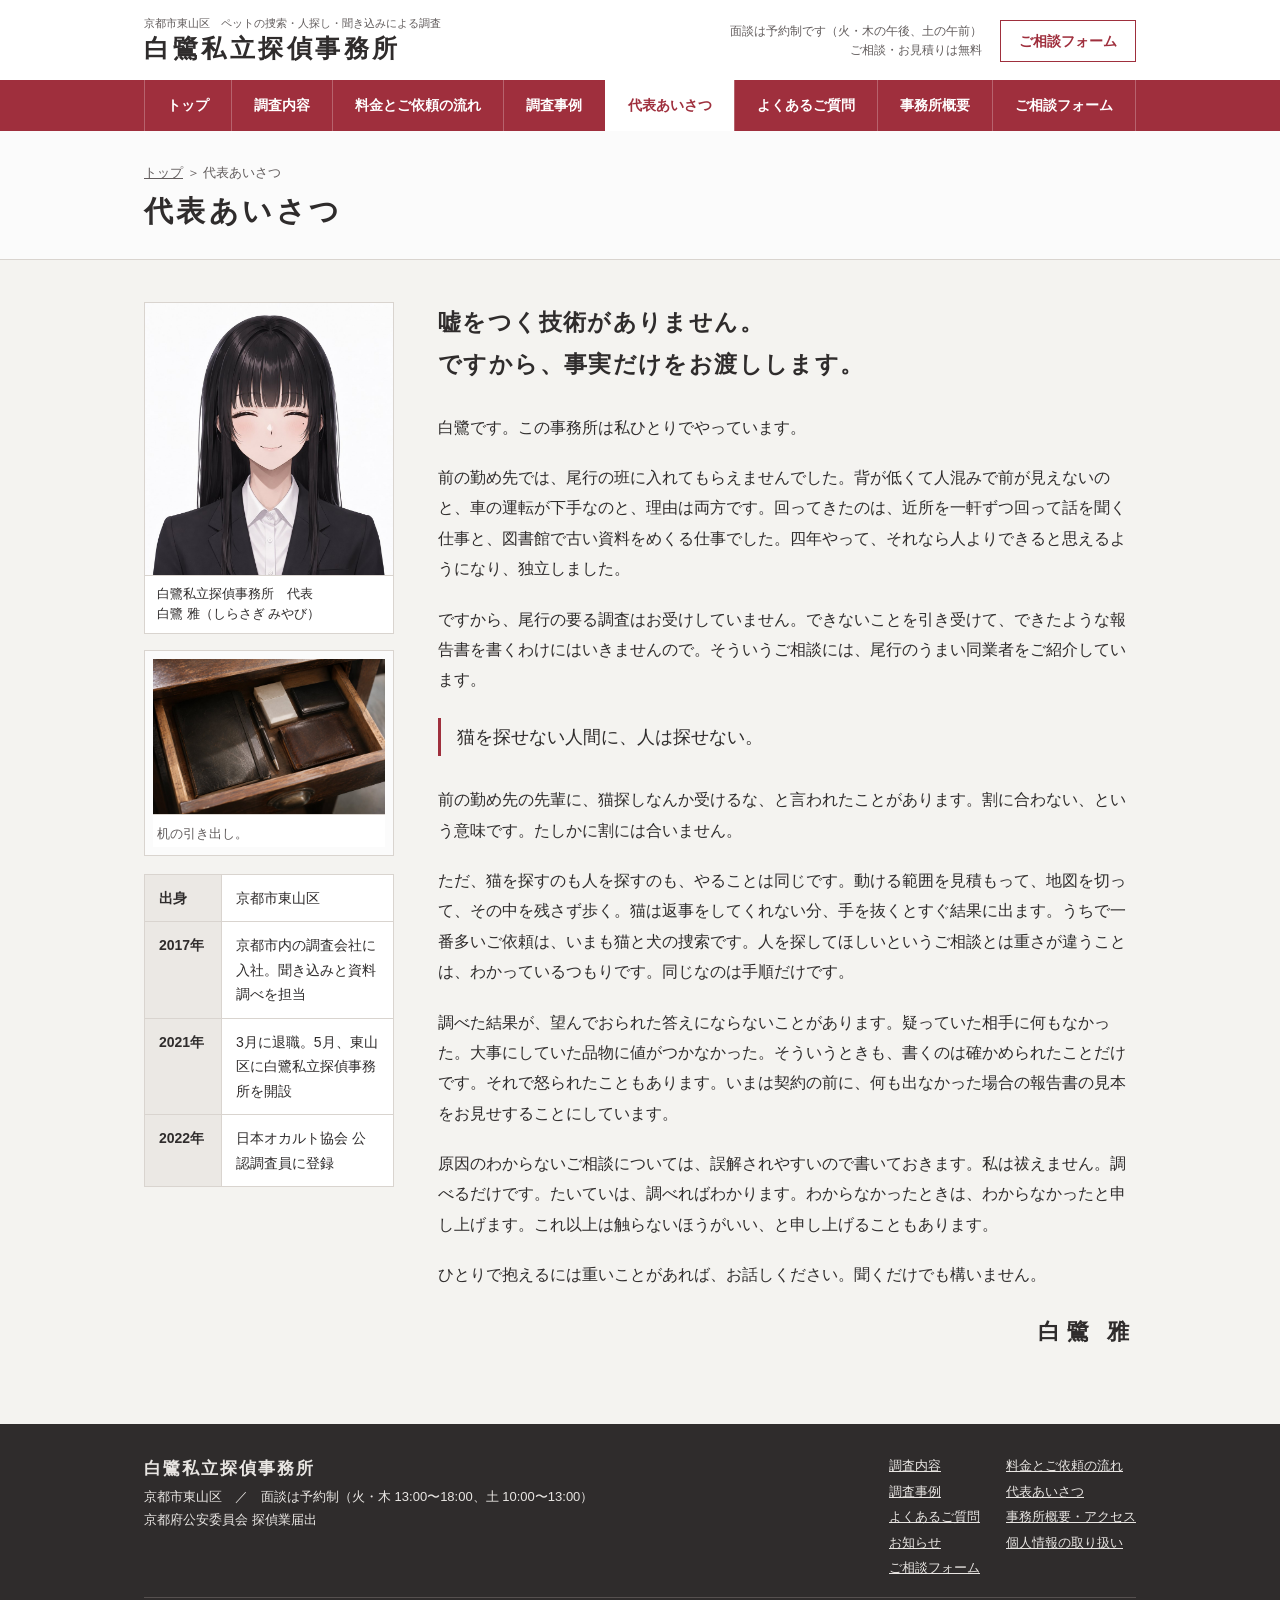
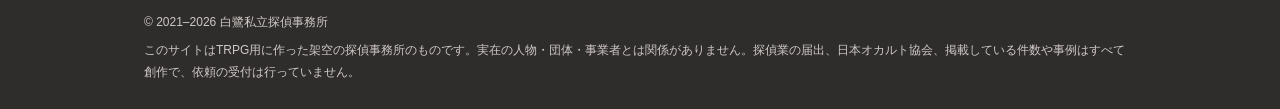
<file: greeting/index.html>
<!DOCTYPE html>
<html lang="ja">
<head>
<meta charset="utf-8">
<meta name="viewport" content="width=device-width, initial-scale=1">
<meta name="description" content="京都市東山区の個人探偵事務所。ペットの捜索、人探し、聞き込みと固定点の張り込みによる調査、付きまといの記録、原因のわからないご相談をお受けしています。">
<title>代表あいさつ｜白鷺私立探偵事務所</title>
<link rel="stylesheet" href="../css/style.css">
</head>
<body>
<a class="skip" href="#main">本文へ移動</a>

<header class="head">
  <div class="wrap">
    <a class="logo" href="../index.html"><small>京都市東山区　ペットの捜索・人探し・聞き込みによる調査</small><b>白鷺私立探偵事務所</b></a>
    <p class="head-info"><span>面談は予約制です（火・木の午後、土の午前）<br>ご相談・お見積りは無料</span><a href="../contact/index.html">ご相談フォーム</a></p>
    <button class="menu-btn" id="menu-btn" type="button" aria-expanded="false" aria-controls="gnav-list">メニュー</button>
  </div>
</header>
<nav class="gnav" aria-label="サイト内メニュー">
  <ul id="gnav-list">
    <li><a href="../index.html">トップ</a></li>
    <li><a href="../service/index.html">調査内容</a></li>
    <li><a href="../price/index.html">料金とご依頼の流れ</a></li>
    <li><a href="../cases/index.html">調査事例</a></li>
    <li><a href="../greeting/index.html" aria-current="page">代表あいさつ</a></li>
    <li><a href="../faq/index.html">よくあるご質問</a></li>
    <li><a href="../office/index.html">事務所概要</a></li>
    <li><a href="../contact/index.html">ご相談フォーム</a></li>
  </ul>
</nav>

<main id="main">
<div>
  <div class="ptitle"><div class="wrap"><p class="pan"><a href="../index.html">トップ</a> ＞ 代表あいさつ</p><h1>代表あいさつ</h1></div></div>
  <div class="wrap page">
    <div class="greet">
      <div>
        <figure><img src="../img/daihyo.jpg" alt="代表 白鷺 雅。黒い上着に白いシャツの上半身" width="899" height="984"><figcaption>白鷺私立探偵事務所　代表<br>白鷺 雅（しらさぎ みやび）</figcaption></figure>
        <figure class="shashin" style="margin-top:16px"><span class="hs"><img src="../img/hikidashi.jpg" alt="机の引き出しの中。黒い手帳、ペン、煙草の箱、名刺入れ、使い込んだ革の財布" width="1400" height="933" loading="lazy"><button type="button" class="hs-b hs-tabako" data-hs="tabako" tabindex="-1" aria-hidden="true"></button></span><figcaption>机の引き出し。</figcaption></figure>
        <table class="keireki">
          <tbody>
            <tr><th scope="row">出身</th><td>京都市東山区</td></tr>
            <tr><th scope="row">2017年</th><td>京都市内の調査会社に入社。聞き込みと資料調べを担当</td></tr>
            <tr><th scope="row">2021年</th><td>3月に退職。5月、東山区に白鷺私立探偵事務所を開設</td></tr>
            <tr><th scope="row">2022年</th><td>日本オカルト協会 公認調査員に登録</td></tr>
          </tbody>
        </table>
      </div>
      <div class="txt">
        <p class="lead">嘘をつく技術がありません。<br>ですから、事実だけをお渡しします。</p>
        <p>白鷺です。この事務所は私ひとりでやっています。</p>
        <p>前の勤め先では、尾行の班に入れてもらえませんでした。背が低くて人混みで前が見えないのと、車の運転が下手なのと、理由は両方です。回ってきたのは、近所を一軒ずつ回って話を聞く仕事と、図書館で古い資料をめくる仕事でした。四年やって、それなら人よりできると思えるようになり、独立しました。</p>
        <p>ですから、尾行の要る調査はお受けしていません。できないことを引き受けて、できたような報告書を書くわけにはいきませんので。そういうご相談には、尾行のうまい同業者をご紹介しています。</p>

        <p class="hitokoto">猫を探せない人間に、人は探せない。</p>

        <p>前の勤め先の先輩に、猫探しなんか受けるな、と言われたことがあります。割に合わない、という意味です。たしかに割には合いません。</p>
        <p>ただ、猫を探すのも人を探すのも、やることは同じです。動ける範囲を見積もって、地図を切って、その中を残さず歩く。猫は返事をしてくれない分、手を抜くとすぐ結果に出ます。うちで一番多いご依頼は、いまも猫と犬の捜索です。人を探してほしいというご相談とは重さが違うことは、わかっているつもりです。同じなのは手順だけです。</p>

        <p>調べた結果が、望んでおられた答えにならないことがあります。疑っていた相手に何もなかった。大事にしていた品物に値がつかなかった。そういうときも、書くのは確かめられたことだけです。それで怒られたこともあります。いまは契約の前に、何も出なかった場合の報告書の見本をお見せすることにしています。</p>
        <p>原因のわからないご相談については、誤解されやすいので書いておきます。私は祓えません。調べるだけです。たいていは、調べればわかります。わからなかったときは、わからなかったと申し上げます。これ以上は触らないほうがいい、と申し上げることもあります。</p>
        <p>ひとりで抱えるには重いことがあれば、お話しください。聞くだけでも構いません。</p>
        <p class="sign"><b>白鷺 雅</b></p>
      </div>
    </div>
  </div>
</div>
</main>

<footer class="site-foot">
  <div class="wrap">
    <div><b style="font-family:var(--mincho);font-size:17px;letter-spacing:.12em;font-weight:600">白鷺私立探偵事務所</b><br>京都市東山区　／　面談は予約制（火・木 13:00〜18:00、土 10:00〜13:00）<br>京都府公安委員会 探偵業届出</div>
    <ul>
      <li><a href="../service/index.html">調査内容</a></li>
      <li><a href="../price/index.html">料金とご依頼の流れ</a></li>
      <li><a href="../cases/index.html">調査事例</a></li>
      <li><a href="../greeting/index.html">代表あいさつ</a></li>
      <li><a href="../faq/index.html">よくあるご質問</a></li>
      <li><a href="../office/index.html">事務所概要・アクセス</a></li>
      <li><a href="../news/index.html">お知らせ</a></li>
      <li><a href="../privacy/index.html">個人情報の取り扱い</a></li>
      <li><a href="../contact/index.html">ご相談フォーム</a></li>
    </ul>
    <p class="copy">© 2021–2026 白鷺私立探偵事務所
      <span class="fic">このサイトはTRPG用に作った架空の探偵事務所のものです。実在の人物・団体・事業者とは関係がありません。探偵業の届出、日本オカルト協会、掲載している件数や事例はすべて創作で、依頼の受付は行っていません。</span></p>
  </div>
</footer>

<script src="../js/main.js"></script>
</body>
</html>
</file>
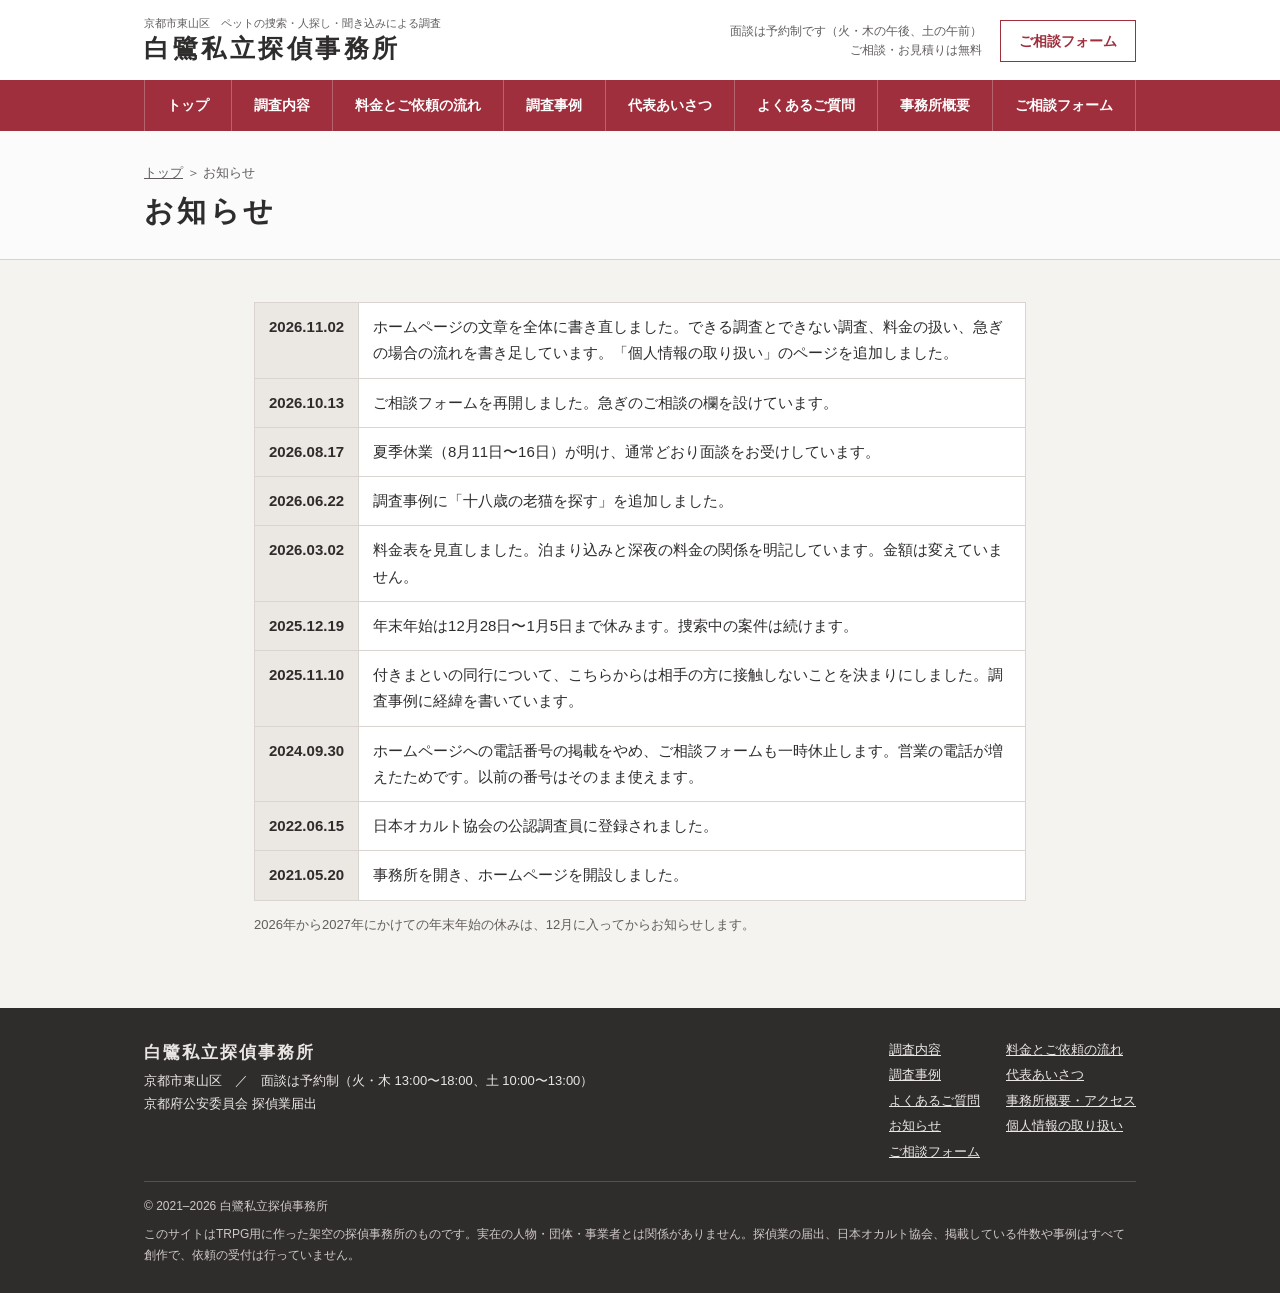
<file: news/index.html>
<!DOCTYPE html>
<html lang="ja">
<head>
<meta charset="utf-8">
<meta name="viewport" content="width=device-width, initial-scale=1">
<meta name="description" content="京都市東山区の個人探偵事務所。ペットの捜索、人探し、聞き込みと固定点の張り込みによる調査、付きまといの記録、原因のわからないご相談をお受けしています。">
<title>お知らせ｜白鷺私立探偵事務所</title>
<link rel="stylesheet" href="../css/style.css">
</head>
<body>
<a class="skip" href="#main">本文へ移動</a>

<header class="head">
  <div class="wrap">
    <a class="logo" href="../index.html"><small>京都市東山区　ペットの捜索・人探し・聞き込みによる調査</small><b>白鷺私立探偵事務所</b></a>
    <p class="head-info"><span>面談は予約制です（火・木の午後、土の午前）<br>ご相談・お見積りは無料</span><a href="../contact/index.html">ご相談フォーム</a></p>
    <button class="menu-btn" id="menu-btn" type="button" aria-expanded="false" aria-controls="gnav-list">メニュー</button>
  </div>
</header>
<nav class="gnav" aria-label="サイト内メニュー">
  <ul id="gnav-list">
    <li><a href="../index.html">トップ</a></li>
    <li><a href="../service/index.html">調査内容</a></li>
    <li><a href="../price/index.html">料金とご依頼の流れ</a></li>
    <li><a href="../cases/index.html">調査事例</a></li>
    <li><a href="../greeting/index.html">代表あいさつ</a></li>
    <li><a href="../faq/index.html">よくあるご質問</a></li>
    <li><a href="../office/index.html">事務所概要</a></li>
    <li><a href="../contact/index.html">ご相談フォーム</a></li>
  </ul>
</nav>

<main id="main">
<div>
  <div class="ptitle"><div class="wrap"><p class="pan"><a href="../index.html">トップ</a> ＞ お知らせ</p><h1>お知らせ</h1></div></div>
  <div class="wrap page narrow">
    <div class="tbl-box">
      <table>
        <tbody>
          <tr><th scope="row">2026.11.02</th><td>ホームページの文章を全体に書き直しました。できる調査とできない調査、料金の扱い、急ぎの場合の流れを書き足しています。「個人情報の取り扱い」のページを追加しました。</td></tr>
          <tr><th scope="row">2026.10.13</th><td>ご相談フォームを再開しました。急ぎのご相談の欄を設けています。</td></tr>
          <tr><th scope="row">2026.08.17</th><td>夏季休業（8月11日〜16日）が明け、通常どおり面談をお受けしています。</td></tr>
          <tr><th scope="row">2026.06.22</th><td>調査事例に「十八歳の老猫を探す」を追加しました。</td></tr>
          <tr><th scope="row">2026.03.02</th><td>料金表を見直しました。泊まり込みと深夜の料金の関係を明記しています。金額は変えていません。</td></tr>
          <tr><th scope="row">2025.12.19</th><td>年末年始は12月28日〜1月5日まで休みます。捜索中の案件は続けます。</td></tr>
          <tr><th scope="row">2025.11.10</th><td>付きまといの同行について、こちらからは相手の方に接触しないことを決まりにしました。調査事例に経緯を書いています。</td></tr>
          <tr><th scope="row">2024.09.30</th><td>ホームページへの電話番号の掲載をやめ、ご相談フォームも一時休止します。営業の電話が増えたためです。以前の番号はそのまま使えます。</td></tr>
          <tr><th scope="row">2022.06.15</th><td>日本オカルト協会の公認調査員に登録されました。</td></tr>
          <tr><th scope="row">2021.05.20</th><td>事務所を開き、ホームページを開設しました。</td></tr>
        </tbody>
      </table>
    </div>
    <p class="small" style="margin-top:12px">2026年から2027年にかけての年末年始の休みは、12月に入ってからお知らせします。</p>
  </div>
</div>
</main>

<footer class="site-foot">
  <div class="wrap">
    <div><b style="font-family:var(--mincho);font-size:17px;letter-spacing:.12em;font-weight:600">白鷺私立探偵事務所</b><br>京都市東山区　／　面談は予約制（火・木 13:00〜18:00、土 10:00〜13:00）<br>京都府公安委員会 探偵業届出</div>
    <ul>
      <li><a href="../service/index.html">調査内容</a></li>
      <li><a href="../price/index.html">料金とご依頼の流れ</a></li>
      <li><a href="../cases/index.html">調査事例</a></li>
      <li><a href="../greeting/index.html">代表あいさつ</a></li>
      <li><a href="../faq/index.html">よくあるご質問</a></li>
      <li><a href="../office/index.html">事務所概要・アクセス</a></li>
      <li><a href="../news/index.html">お知らせ</a></li>
      <li><a href="../privacy/index.html">個人情報の取り扱い</a></li>
      <li><a href="../contact/index.html">ご相談フォーム</a></li>
    </ul>
    <p class="copy">© 2021–2026 白鷺私立探偵事務所
      <span class="fic">このサイトはTRPG用に作った架空の探偵事務所のものです。実在の人物・団体・事業者とは関係がありません。探偵業の届出、日本オカルト協会、掲載している件数や事例はすべて創作で、依頼の受付は行っていません。</span></p>
  </div>
</footer>

<script src="../js/main.js"></script>
</body>
</html>
</file>
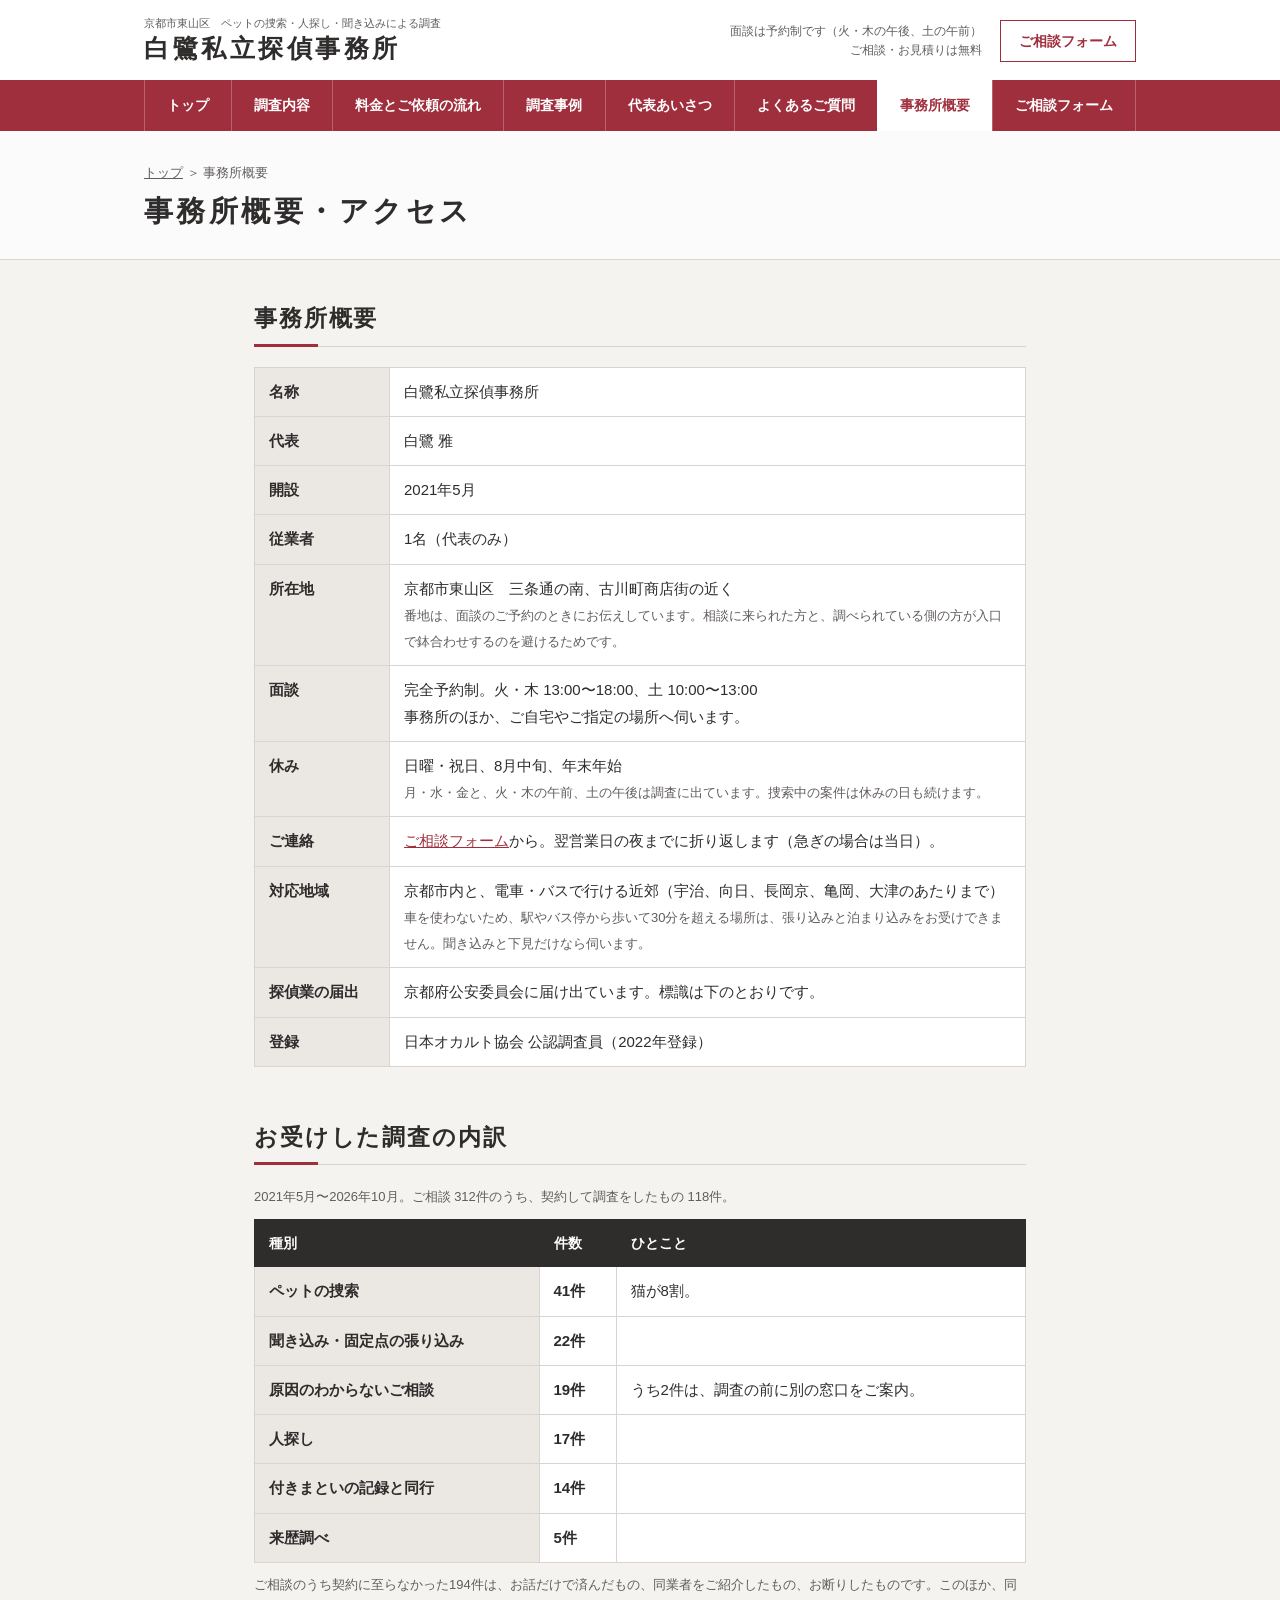
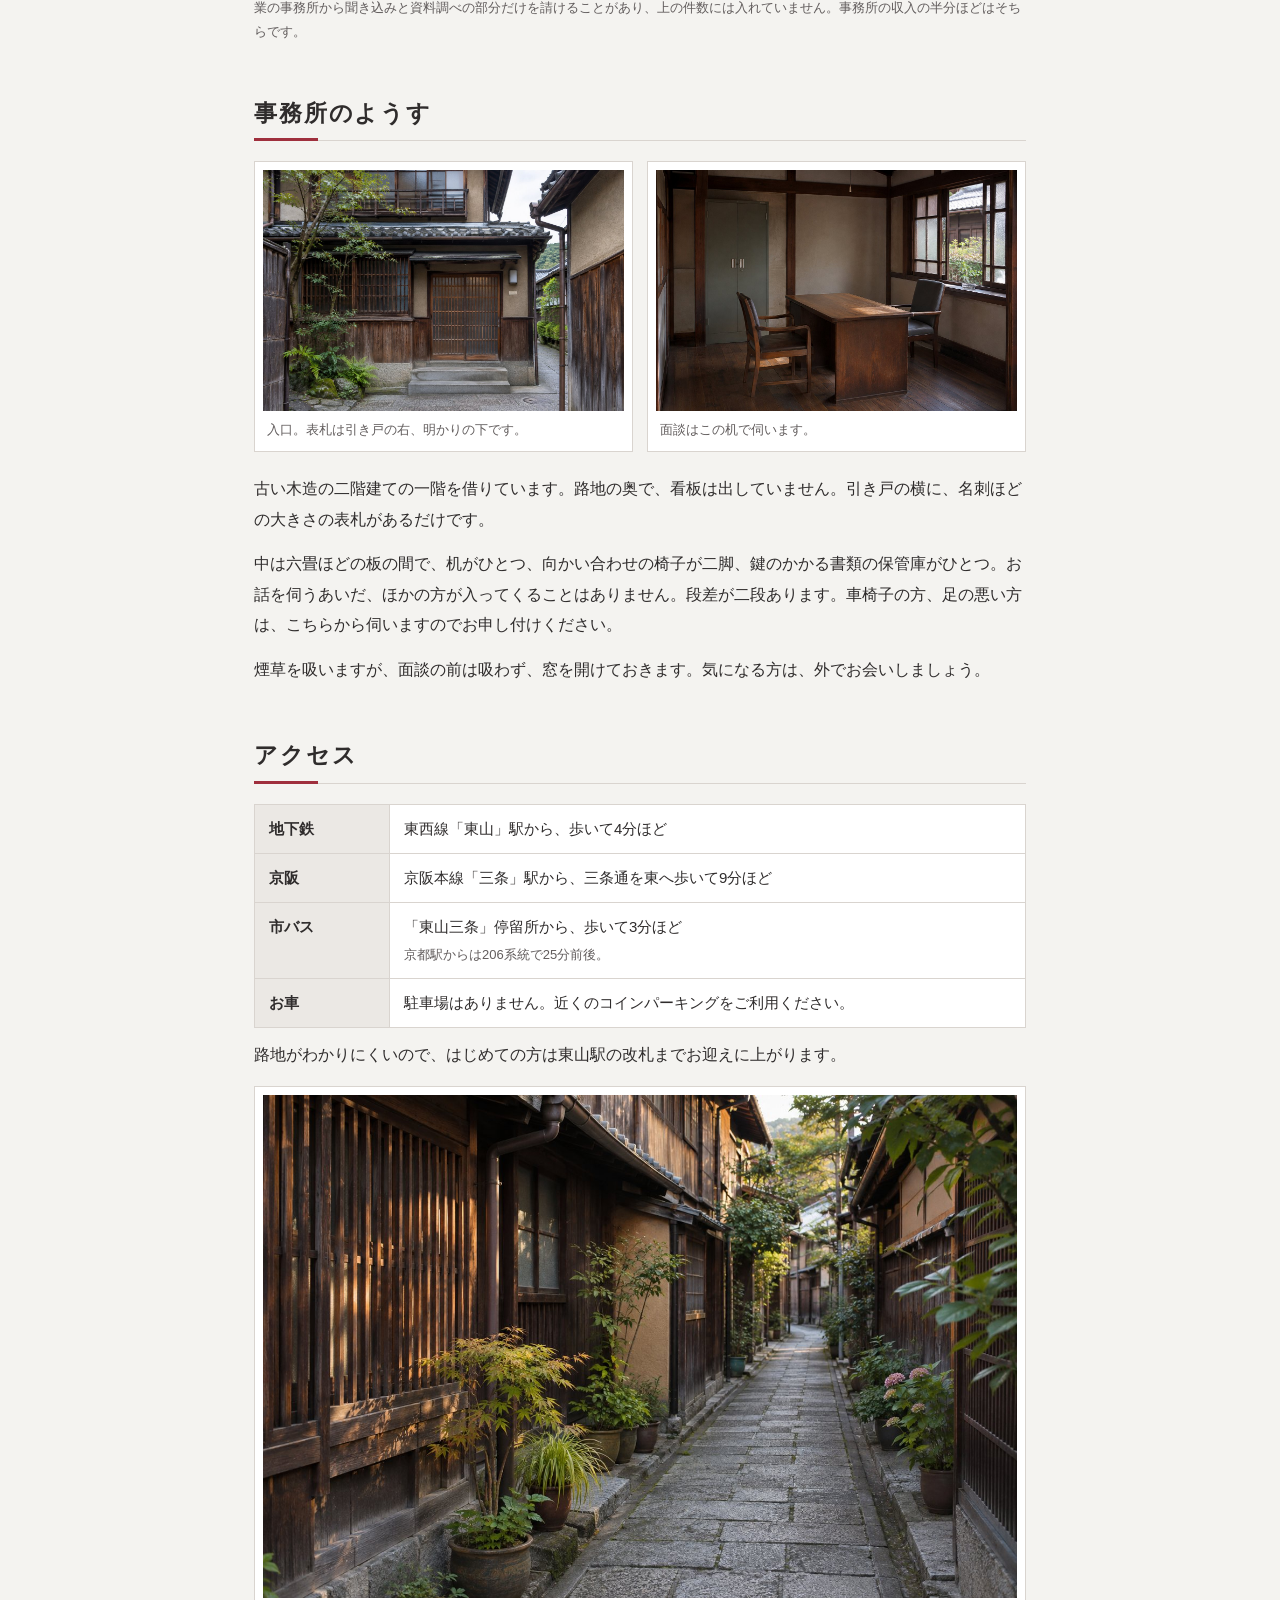
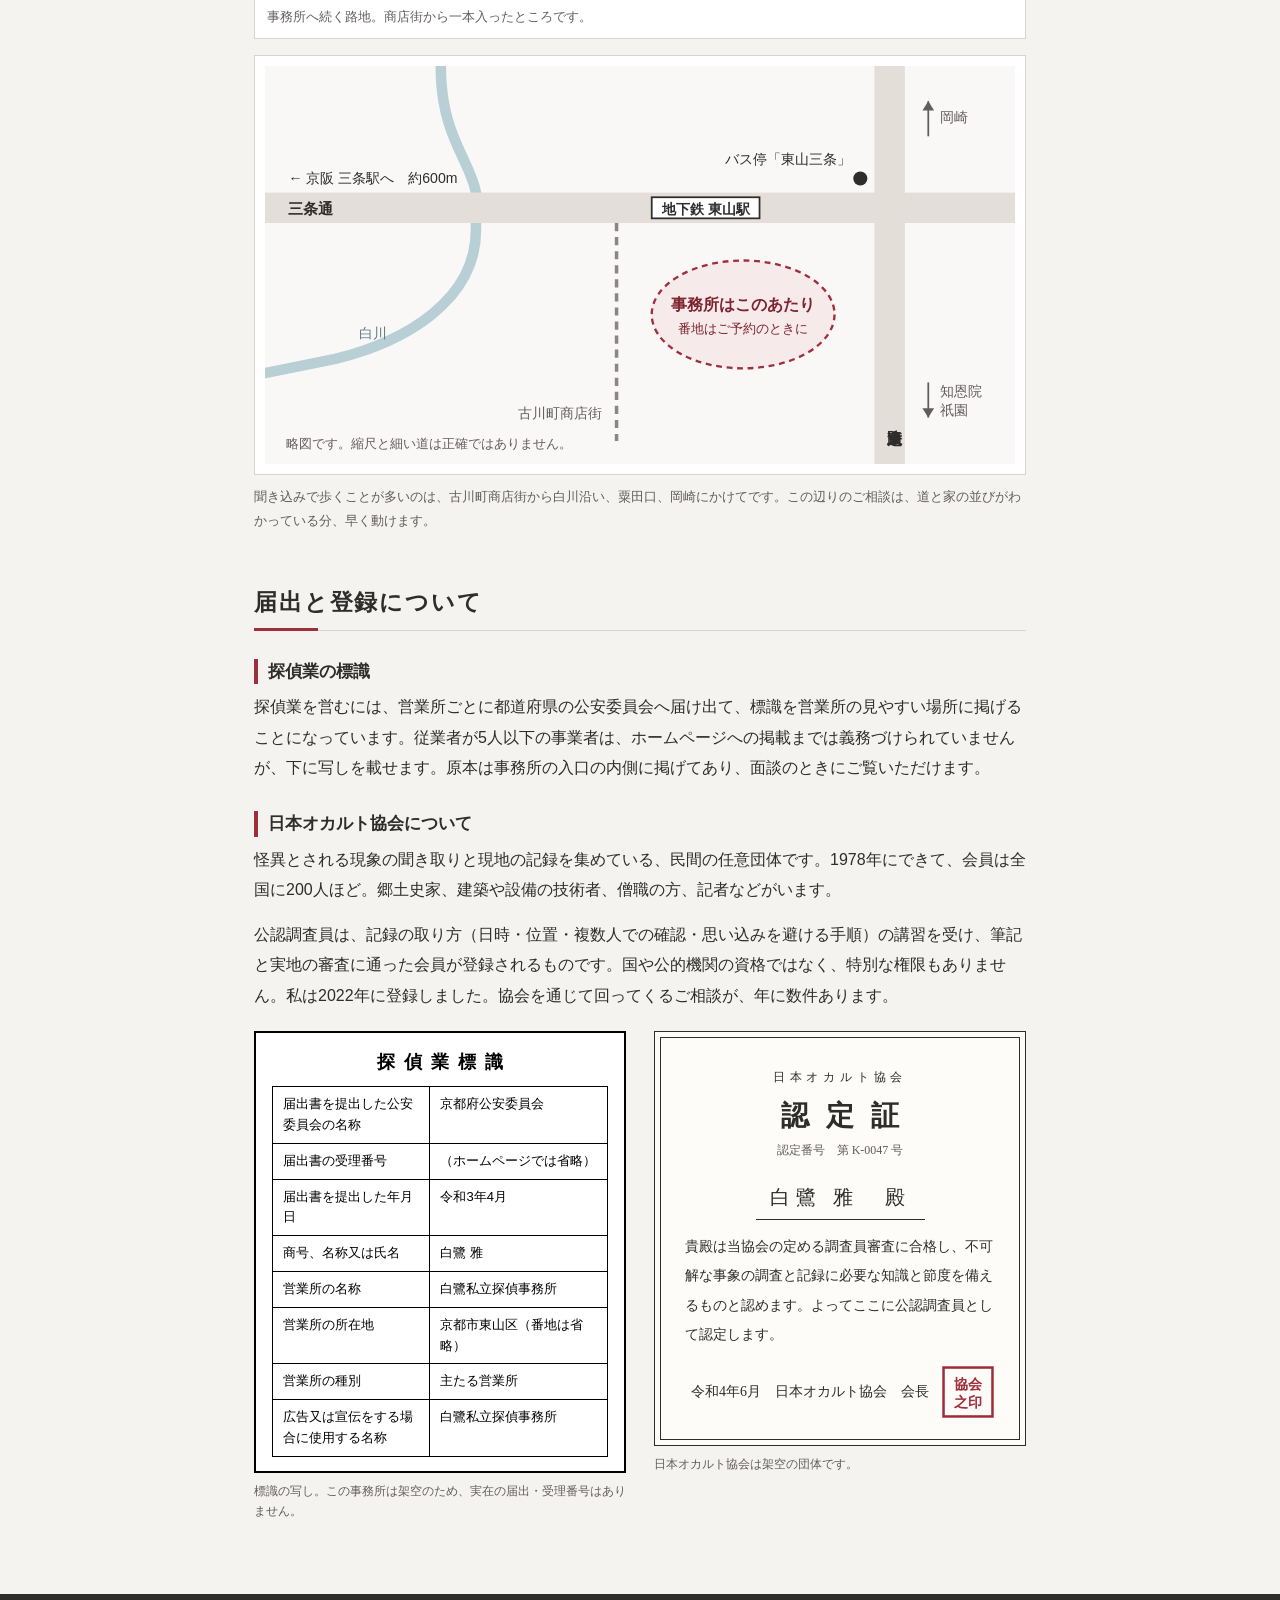
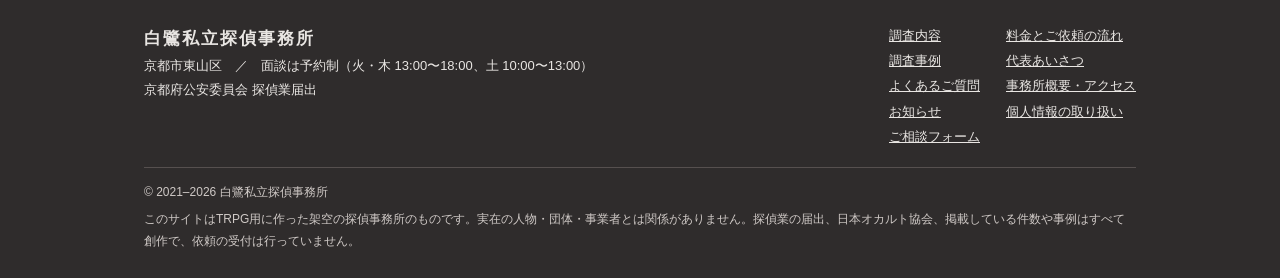
<file: office/index.html>
<!DOCTYPE html>
<html lang="ja">
<head>
<meta charset="utf-8">
<meta name="viewport" content="width=device-width, initial-scale=1">
<meta name="description" content="京都市東山区の個人探偵事務所。ペットの捜索、人探し、聞き込みと固定点の張り込みによる調査、付きまといの記録、原因のわからないご相談をお受けしています。">
<title>事務所概要・アクセス｜白鷺私立探偵事務所</title>
<link rel="stylesheet" href="../css/style.css">
</head>
<body>
<a class="skip" href="#main">本文へ移動</a>

<header class="head">
  <div class="wrap">
    <a class="logo" href="../index.html"><small>京都市東山区　ペットの捜索・人探し・聞き込みによる調査</small><b>白鷺私立探偵事務所</b></a>
    <p class="head-info"><span>面談は予約制です（火・木の午後、土の午前）<br>ご相談・お見積りは無料</span><a href="../contact/index.html">ご相談フォーム</a></p>
    <button class="menu-btn" id="menu-btn" type="button" aria-expanded="false" aria-controls="gnav-list">メニュー</button>
  </div>
</header>
<nav class="gnav" aria-label="サイト内メニュー">
  <ul id="gnav-list">
    <li><a href="../index.html">トップ</a></li>
    <li><a href="../service/index.html">調査内容</a></li>
    <li><a href="../price/index.html">料金とご依頼の流れ</a></li>
    <li><a href="../cases/index.html">調査事例</a></li>
    <li><a href="../greeting/index.html">代表あいさつ</a></li>
    <li><a href="../faq/index.html">よくあるご質問</a></li>
    <li><a href="../office/index.html" aria-current="page">事務所概要</a></li>
    <li><a href="../contact/index.html">ご相談フォーム</a></li>
  </ul>
</nav>

<main id="main">
<div>
  <div class="ptitle"><div class="wrap"><p class="pan"><a href="../index.html">トップ</a> ＞ 事務所概要</p><h1>事務所概要・アクセス</h1></div></div>
  <div class="wrap page narrow">

    <section class="blk">
      <h2 class="h2">事務所概要</h2>
      <div class="tbl-box">
        <table class="gaiyo">
          <tbody>
            <tr><th scope="row">名称</th><td>白鷺私立探偵事務所</td></tr>
            <tr><th scope="row">代表</th><td>白鷺 雅</td></tr>
            <tr><th scope="row">開設</th><td>2021年5月</td></tr>
            <tr><th scope="row">従業者</th><td>1名（代表のみ）</td></tr>
            <tr><th scope="row">所在地</th><td>京都市東山区　三条通の南、古川町商店街の近く<br><span class="small">番地は、面談のご予約のときにお伝えしています。相談に来られた方と、調べられている側の方が入口で鉢合わせするのを避けるためです。</span></td></tr>
            <tr><th scope="row">面談</th><td>完全予約制。火・木 13:00〜18:00、土 10:00〜13:00<br>事務所のほか、ご自宅やご指定の場所へ伺います。</td></tr>
            <tr><th scope="row">休み</th><td>日曜・祝日、8月中旬、年末年始<br><span class="small">月・水・金と、火・木の午前、土の午後は調査に出ています。捜索中の案件は休みの日も続けます。</span></td></tr>
            <tr><th scope="row">ご連絡</th><td><a href="../contact/index.html">ご相談フォーム</a>から。翌営業日の夜までに折り返します（急ぎの場合は当日）。</td></tr>
            <tr><th scope="row">対応地域</th><td>京都市内と、電車・バスで行ける近郊（宇治、向日、長岡京、亀岡、大津のあたりまで）<br><span class="small">車を使わないため、駅やバス停から歩いて30分を超える場所は、張り込みと泊まり込みをお受けできません。聞き込みと下見だけなら伺います。</span></td></tr>
            <tr><th scope="row">探偵業の届出</th><td>京都府公安委員会に届け出ています。標識は下のとおりです。</td></tr>
            <tr><th scope="row">登録</th><td>日本オカルト協会 公認調査員（2022年登録）</td></tr>
          </tbody>
        </table>
      </div>
    </section>

    <section class="blk">
      <h2 class="h2">お受けした調査の内訳</h2>
      <p class="small" style="margin-bottom:10px">2021年5月〜2026年10月。ご相談 312件のうち、契約して調査をしたもの 118件。</p>
      <div class="tbl-box">
        <table>
          <thead><tr><th scope="col">種別</th><th scope="col">件数</th><th scope="col">ひとこと</th></tr></thead>
          <tbody>
            <tr><th scope="row">ペットの捜索</th><td class="yen">41件</td><td>猫が8割。</td></tr>
            <tr><th scope="row">聞き込み・固定点の張り込み</th><td class="yen">22件</td><td></td></tr>
            <tr><th scope="row">原因のわからないご相談</th><td class="yen">19件</td><td>うち2件は、調査の前に別の窓口をご案内。</td></tr>
            <tr><th scope="row">人探し</th><td class="yen">17件</td><td></td></tr>
            <tr><th scope="row">付きまといの記録と同行</th><td class="yen">14件</td><td></td></tr>
            <tr><th scope="row">来歴調べ</th><td class="yen">5件</td><td></td></tr>
          </tbody>
        </table>
      </div>
      <p class="small" style="margin-top:10px">ご相談のうち契約に至らなかった194件は、お話だけで済んだもの、同業者をご紹介したもの、お断りしたものです。このほか、同業の事務所から聞き込みと資料調べの部分だけを請けることがあり、上の件数には入れていません。事務所の収入の半分ほどはそちらです。</p>
    </section>

    <section class="blk">
      <h2 class="h2">事務所のようす</h2>
      <div class="shashin2">
        <figure class="shashin"><span class="hs"><img src="../img/office_gaikan.jpg" alt="路地に面した古い木造二階建ての入口。格子の引き戸の前に石の段が二段あり、引き戸の右の壁に小さな表札がある" width="1400" height="933" loading="lazy"><button type="button" class="hs-b hs-hyosatsu" data-hs="hyosatsu" tabindex="-1" aria-hidden="true"></button></span><figcaption>入口。表札は引き戸の右、明かりの下です。</figcaption></figure>
        <figure class="shashin"><img src="../img/office_naka.jpg" alt="板の間の部屋。木の机を挟んで椅子が二脚、壁際に灰色の鍵付き保管庫、開いた窓の窓辺にガラスの灰皿" width="1400" height="933" loading="lazy"><figcaption>面談はこの机で伺います。</figcaption></figure>
      </div>
      <p>古い木造の二階建ての一階を借りています。路地の奥で、看板は出していません。引き戸の横に、名刺ほどの大きさの表札があるだけです。</p>
      <p>中は六畳ほどの板の間で、机がひとつ、向かい合わせの椅子が二脚、鍵のかかる書類の保管庫がひとつ。お話を伺うあいだ、ほかの方が入ってくることはありません。段差が二段あります。車椅子の方、足の悪い方は、こちらから伺いますのでお申し付けください。</p>
      <p>煙草を吸いますが、面談の前は吸わず、窓を開けておきます。気になる方は、外でお会いしましょう。</p>
    </section>

    <section class="blk">
      <h2 class="h2">アクセス</h2>
      <div class="tbl-box">
        <table class="gaiyo">
          <tbody>
            <tr><th scope="row">地下鉄</th><td>東西線「東山」駅から、歩いて4分ほど</td></tr>
            <tr><th scope="row">京阪</th><td>京阪本線「三条」駅から、三条通を東へ歩いて9分ほど</td></tr>
            <tr><th scope="row">市バス</th><td>「東山三条」停留所から、歩いて3分ほど<br><span class="small">京都駅からは206系統で25分前後。</span></td></tr>
            <tr><th scope="row">お車</th><td>駐車場はありません。近くのコインパーキングをご利用ください。</td></tr>
          </tbody>
        </table>
      </div>
      <p style="margin-top:12px">路地がわかりにくいので、はじめての方は東山駅の改札までお迎えに上がります。</p>
      <figure class="shashin" style="margin-top:16px"><img src="../img/roji.jpg" alt="両側に木造の家と植木鉢が並ぶ、石畳の細い路地" width="1400" height="933" loading="lazy"><figcaption>事務所へ続く路地。商店街から一本入ったところです。</figcaption></figure>
      <figure class="zu" style="margin-top:16px">
        <svg viewBox="0 0 640 340" role="img" aria-labelledby="zu-t zu-d">
          <title id="zu-t">事務所周辺の略図</title>
          <desc id="zu-d">東西に三条通、南北に東大路通。三条通の下に地下鉄東山駅。事務所は三条通の南、古川町商店街と東大路通のあいだにある。西へ行くと京阪三条駅。</desc>
          <rect x="0" y="0" width="640" height="340" fill="#faf8f6"/>
          <path d="M150 0 C150 60 175 80 180 108 L180 140 C180 200 120 235 60 250 L0 262" fill="none" stroke="#b9cfd6" stroke-width="9" stroke-linecap="round"/>
          <text x="80" y="232" font-size="12" fill="#5b7f8a">白川</text>
          <rect x="0" y="108" width="640" height="26" fill="#e3ded8"/>
          <text x="20" y="126" font-size="13" fill="#2f2c2c" font-weight="700">三条通</text>
          <rect x="520" y="0" width="26" height="340" fill="#e3ded8"/>
          <text x="538" y="300" font-size="13" fill="#2f2c2c" font-weight="700" writing-mode="vertical-rl">東大路通</text>
          <line x1="300" y1="134" x2="300" y2="320" stroke="#8b8686" stroke-width="3" stroke-dasharray="7 5"/>
          <text x="216" y="300" font-size="12" fill="#625d5d">古川町商店街</text>
          <rect x="330" y="112" width="92" height="18" fill="#fff" stroke="#2f2c2c" stroke-width="1.500"/>
          <text x="376" y="126" font-size="12" fill="#2f2c2c" text-anchor="middle" font-weight="700">地下鉄 東山駅</text>
          <circle cx="508" cy="96" r="6" fill="#2f2c2c"/>
          <text x="500" y="84" font-size="12" fill="#2f2c2c" text-anchor="end">バス停「東山三条」</text>
          <ellipse cx="408" cy="212" rx="78" ry="46" fill="#f6eaea" stroke="#9f2f3d" stroke-width="2" stroke-dasharray="5 4"/>
          <text x="408" y="208" font-size="14" fill="#7d2430" text-anchor="middle" font-weight="700">事務所はこのあたり</text>
          <text x="408" y="228" font-size="11.500" fill="#7d2430" text-anchor="middle">番地はご予約のときに</text>
          <text x="20" y="100" font-size="12" fill="#2f2c2c">← 京阪 三条駅へ　約600m</text>
          <path d="M566 60 L566 30" stroke="#625d5d" stroke-width="1.500"/><path d="M566 30 l-5 8 h10 z" fill="#625d5d"/>
          <text x="576" y="48" font-size="12" fill="#625d5d">岡崎</text>
          <path d="M566 270 L566 300" stroke="#625d5d" stroke-width="1.500"/><path d="M566 300 l-5 -8 h10 z" fill="#625d5d"/>
          <text x="576" y="282" font-size="12" fill="#625d5d">知恩院</text><text x="576" y="298" font-size="12" fill="#625d5d">祇園</text>
          <text x="18" y="326" font-size="11" fill="#625d5d">略図です。縮尺と細い道は正確ではありません。</text>
        </svg>
      </figure>
      <p class="small" style="margin-top:10px">聞き込みで歩くことが多いのは、古川町商店街から白川沿い、粟田口、岡崎にかけてです。この辺りのご相談は、道と家の並びがわかっている分、早く動けます。</p>
    </section>

    <section class="blk">
      <h2 class="h2">届出と登録について</h2>
      <h3 class="h3">探偵業の標識</h3>
      <p>探偵業を営むには、営業所ごとに都道府県の公安委員会へ届け出て、標識を営業所の見やすい場所に掲げることになっています。従業者が5人以下の事業者は、ホームページへの掲載までは義務づけられていませんが、下に写しを載せます。原本は事務所の入口の内側に掲げてあり、面談のときにご覧いただけます。</p>
      <h3 class="h3">日本オカルト協会について</h3>
      <p>怪異とされる現象の聞き取りと現地の記録を集めている、民間の任意団体です。1978年にできて、会員は全国に200人ほど。郷土史家、建築や設備の技術者、僧職の方、記者などがいます。</p>
      <p>公認調査員は、記録の取り方（日時・位置・複数人での確認・思い込みを避ける手順）の講習を受け、筆記と実地の審査に通った会員が登録されるものです。国や公的機関の資格ではなく、特別な権限もありません。私は2022年に登録しました。協会を通じて回ってくるご相談が、年に数件あります。</p>
      <div class="docs" style="margin-top:20px">
        <div>
          <div class="hyoshiki">
            <h3>探偵業標識</h3>
            <table>
              <tbody>
                <tr><th scope="row">届出書を提出した公安委員会の名称</th><td>京都府公安委員会</td></tr>
                <tr><th scope="row">届出書の受理番号</th><td>（ホームページでは省略）</td></tr>
                <tr><th scope="row">届出書を提出した年月日</th><td>令和3年4月</td></tr>
                <tr><th scope="row">商号、名称又は氏名</th><td>白鷺 雅</td></tr>
                <tr><th scope="row">営業所の名称</th><td>白鷺私立探偵事務所</td></tr>
                <tr><th scope="row">営業所の所在地</th><td>京都市東山区（番地は省略）</td></tr>
                <tr><th scope="row">営業所の種別</th><td>主たる営業所</td></tr>
                <tr><th scope="row">広告又は宣伝をする場合に使用する名称</th><td>白鷺私立探偵事務所</td></tr>
              </tbody>
            </table>
          </div>
          <p class="cap">標識の写し。この事務所は架空のため、実在の届出・受理番号はありません。</p>
        </div>
        <div>
          <div class="cert">
            <p class="org">日本オカルト協会</p>
            <h3>認定証</h3>
            <p class="no">認定番号　第 K-0047 号</p>
            <p class="to">白鷺 雅　殿</p>
            <p class="body">貴殿は当協会の定める調査員審査に合格し、不可解な事象の調査と記録に必要な知識と節度を備えるものと認めます。よってここに公認調査員として認定します。</p>
            <div class="foot">
              <div>令和4年6月　日本オカルト協会　会長</div>
              <svg class="seal" viewBox="0 0 64 64" role="img" aria-label="協会の印"><rect x="3" y="3" width="58" height="58" fill="none" stroke="#9f2f3d" stroke-width="3"/><g fill="#9f2f3d" font-size="17" font-weight="700" text-anchor="middle"><text x="32" y="28">協会</text><text x="32" y="50">之印</text></g></svg>
            </div>
          </div>
          <p class="cap">日本オカルト協会は架空の団体です。</p>
        </div>
      </div>
    </section>
  </div>
</div>
</main>

<footer class="site-foot">
  <div class="wrap">
    <div><b style="font-family:var(--mincho);font-size:17px;letter-spacing:.12em;font-weight:600">白鷺私立探偵事務所</b><br>京都市東山区　／　面談は予約制（火・木 13:00〜18:00、土 10:00〜13:00）<br>京都府公安委員会 探偵業届出</div>
    <ul>
      <li><a href="../service/index.html">調査内容</a></li>
      <li><a href="../price/index.html">料金とご依頼の流れ</a></li>
      <li><a href="../cases/index.html">調査事例</a></li>
      <li><a href="../greeting/index.html">代表あいさつ</a></li>
      <li><a href="../faq/index.html">よくあるご質問</a></li>
      <li><a href="../office/index.html">事務所概要・アクセス</a></li>
      <li><a href="../news/index.html">お知らせ</a></li>
      <li><a href="../privacy/index.html">個人情報の取り扱い</a></li>
      <li><a href="../contact/index.html">ご相談フォーム</a></li>
    </ul>
    <p class="copy">© 2021–2026 白鷺私立探偵事務所
      <span class="fic">このサイトはTRPG用に作った架空の探偵事務所のものです。実在の人物・団体・事業者とは関係がありません。探偵業の届出、日本オカルト協会、掲載している件数や事例はすべて創作で、依頼の受付は行っていません。</span></p>
  </div>
</footer>

<div id="ura">
  <div class="in">
    <h1>白鷺私立探偵事務所</h1>
    <p class="to">名刺をお渡しした方へ。</p>

    <h2>お受けするもの</h2>
    <p>現実では説明のつかないもの。</p>

    <h2>料金</h2>
    <dl>
      <dt>基本料金</dt><dd>150,000円〜</dd>
      <dt>面談料</dt><dd>30,000円</dd>
    </dl>
    <ul>
      <li>※ すべて面談から。場所と時刻はこちらで指定します。</li>
      <li>※ 実費は別。全額前払い。</li>
      <li>※ こちらから手を引くことがあります。その場合も返金はしません。</li>
      <li>※ 報告書、契約書は残しません。報告は口頭のみ。</li>
    </ul>

    <h2>連絡</h2>
    <form id="ura-form" novalidate>
      <label for="u-name">名前</label><input type="text" id="u-name" autocomplete="off">
      <label for="u-tel">連絡先</label><input type="text" id="u-tel" autocomplete="off">
      <label for="u-body">用件</label><textarea id="u-body"></textarea>
      <button type="submit">送る</button>
      <p class="msg" id="ura-msg" role="status" hidden></p>
    </form>

    <p class="fic">このサイトはTRPG用の架空のものです。入力した内容はどこにも送信されません。</p>
  </div>
</div>

<script src="../js/main.js"></script>
</body>
</html>
</file>
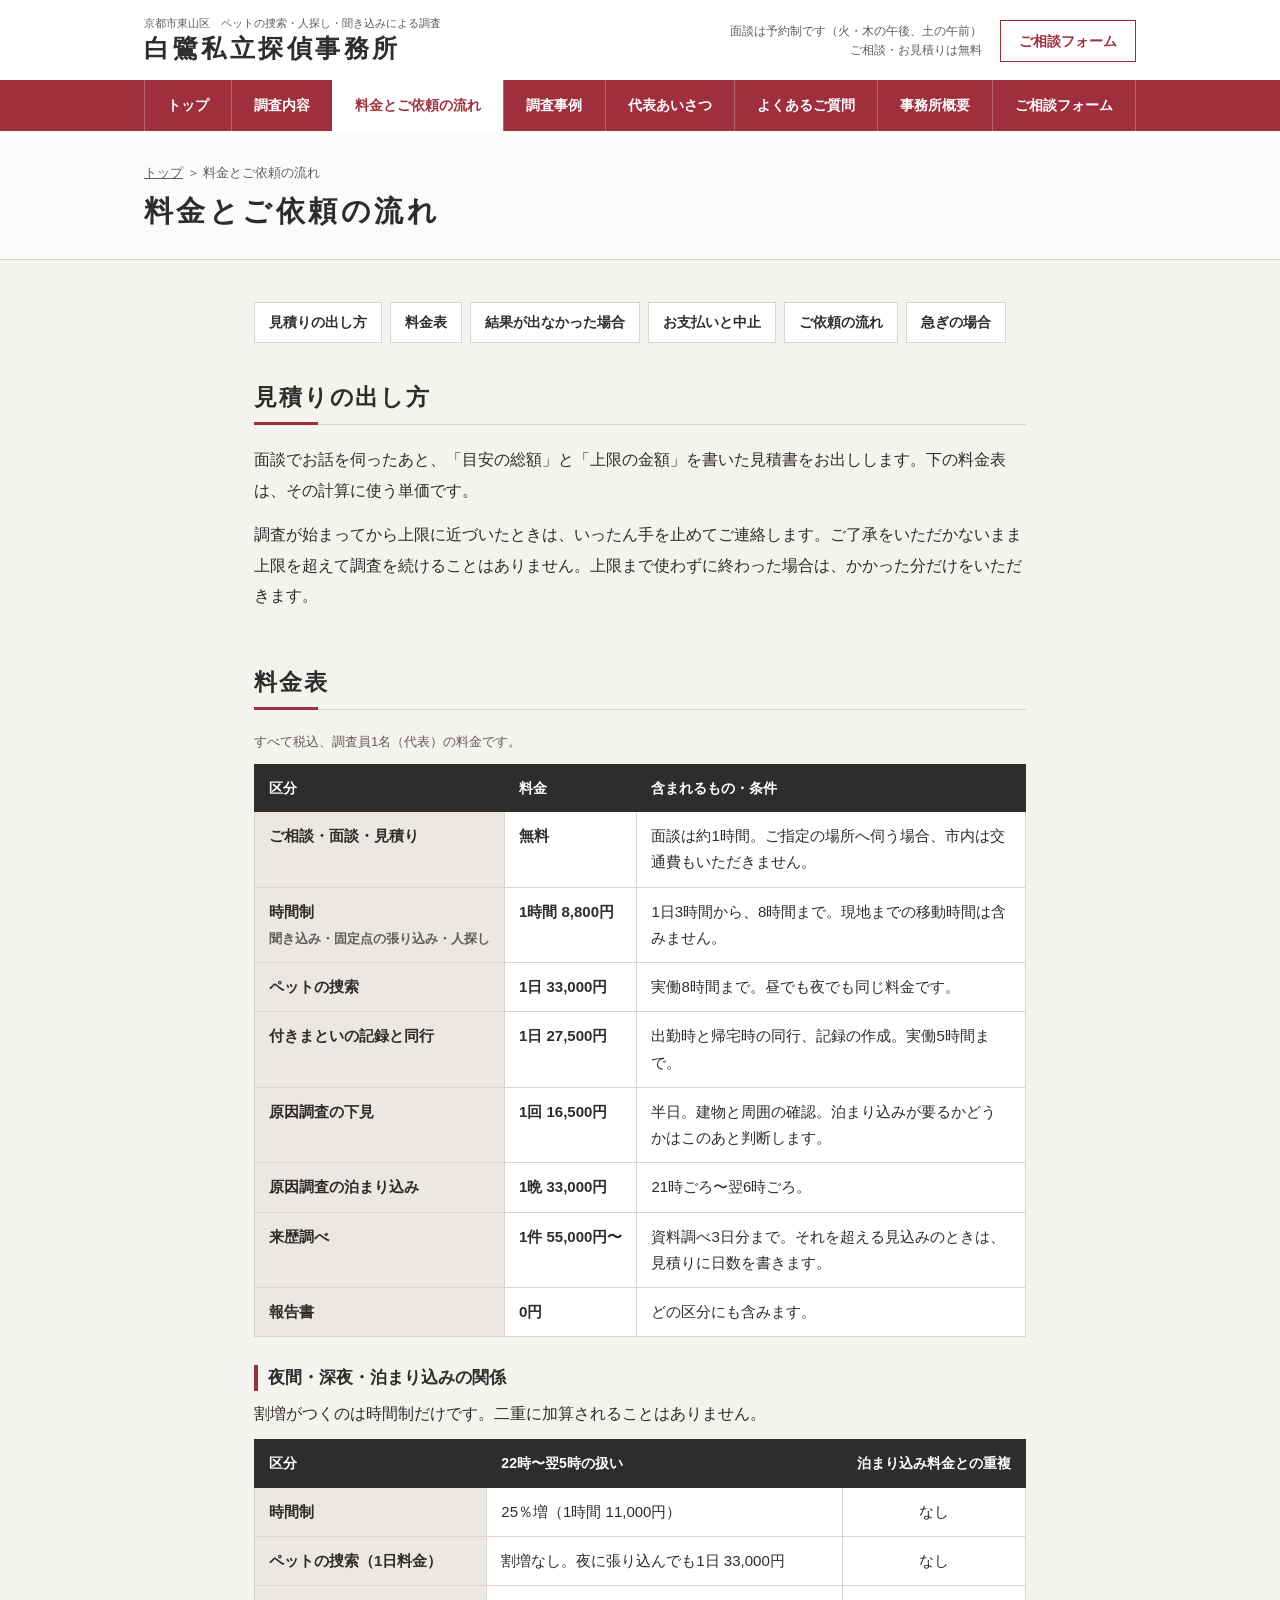
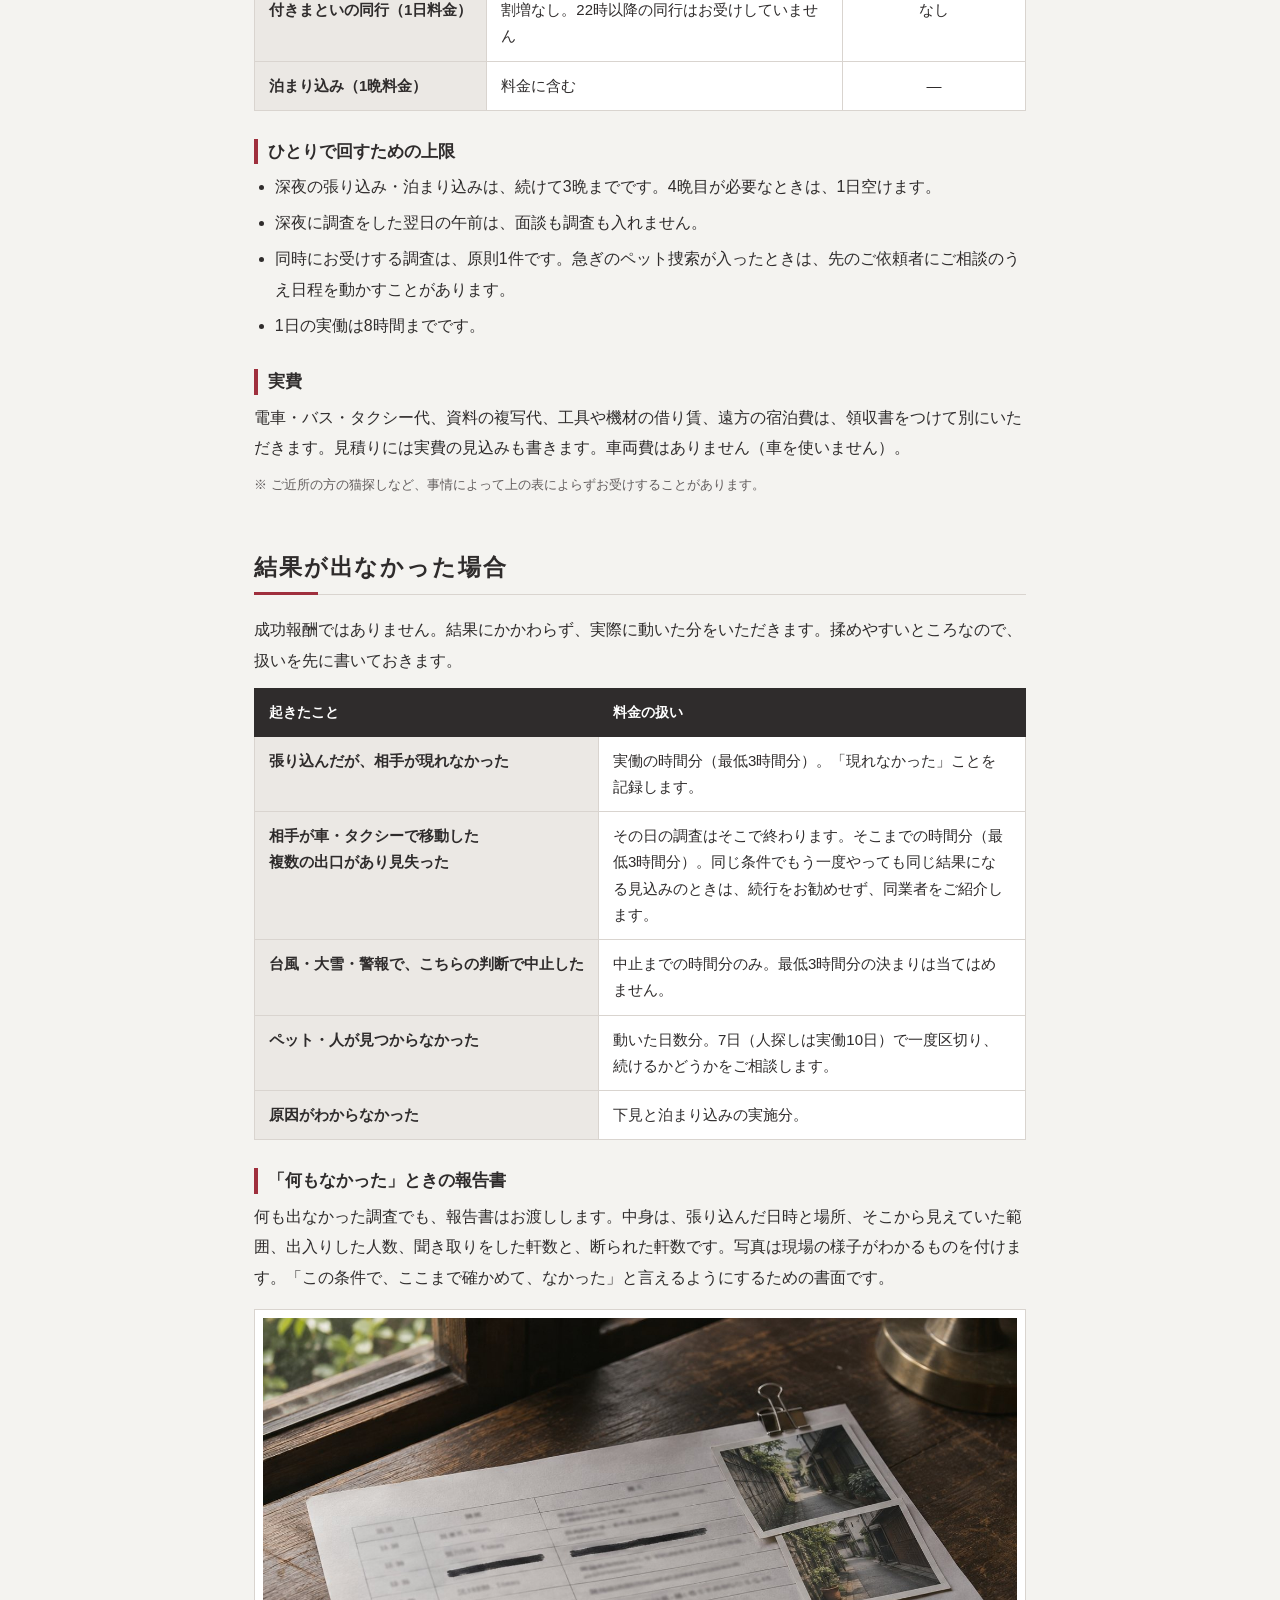
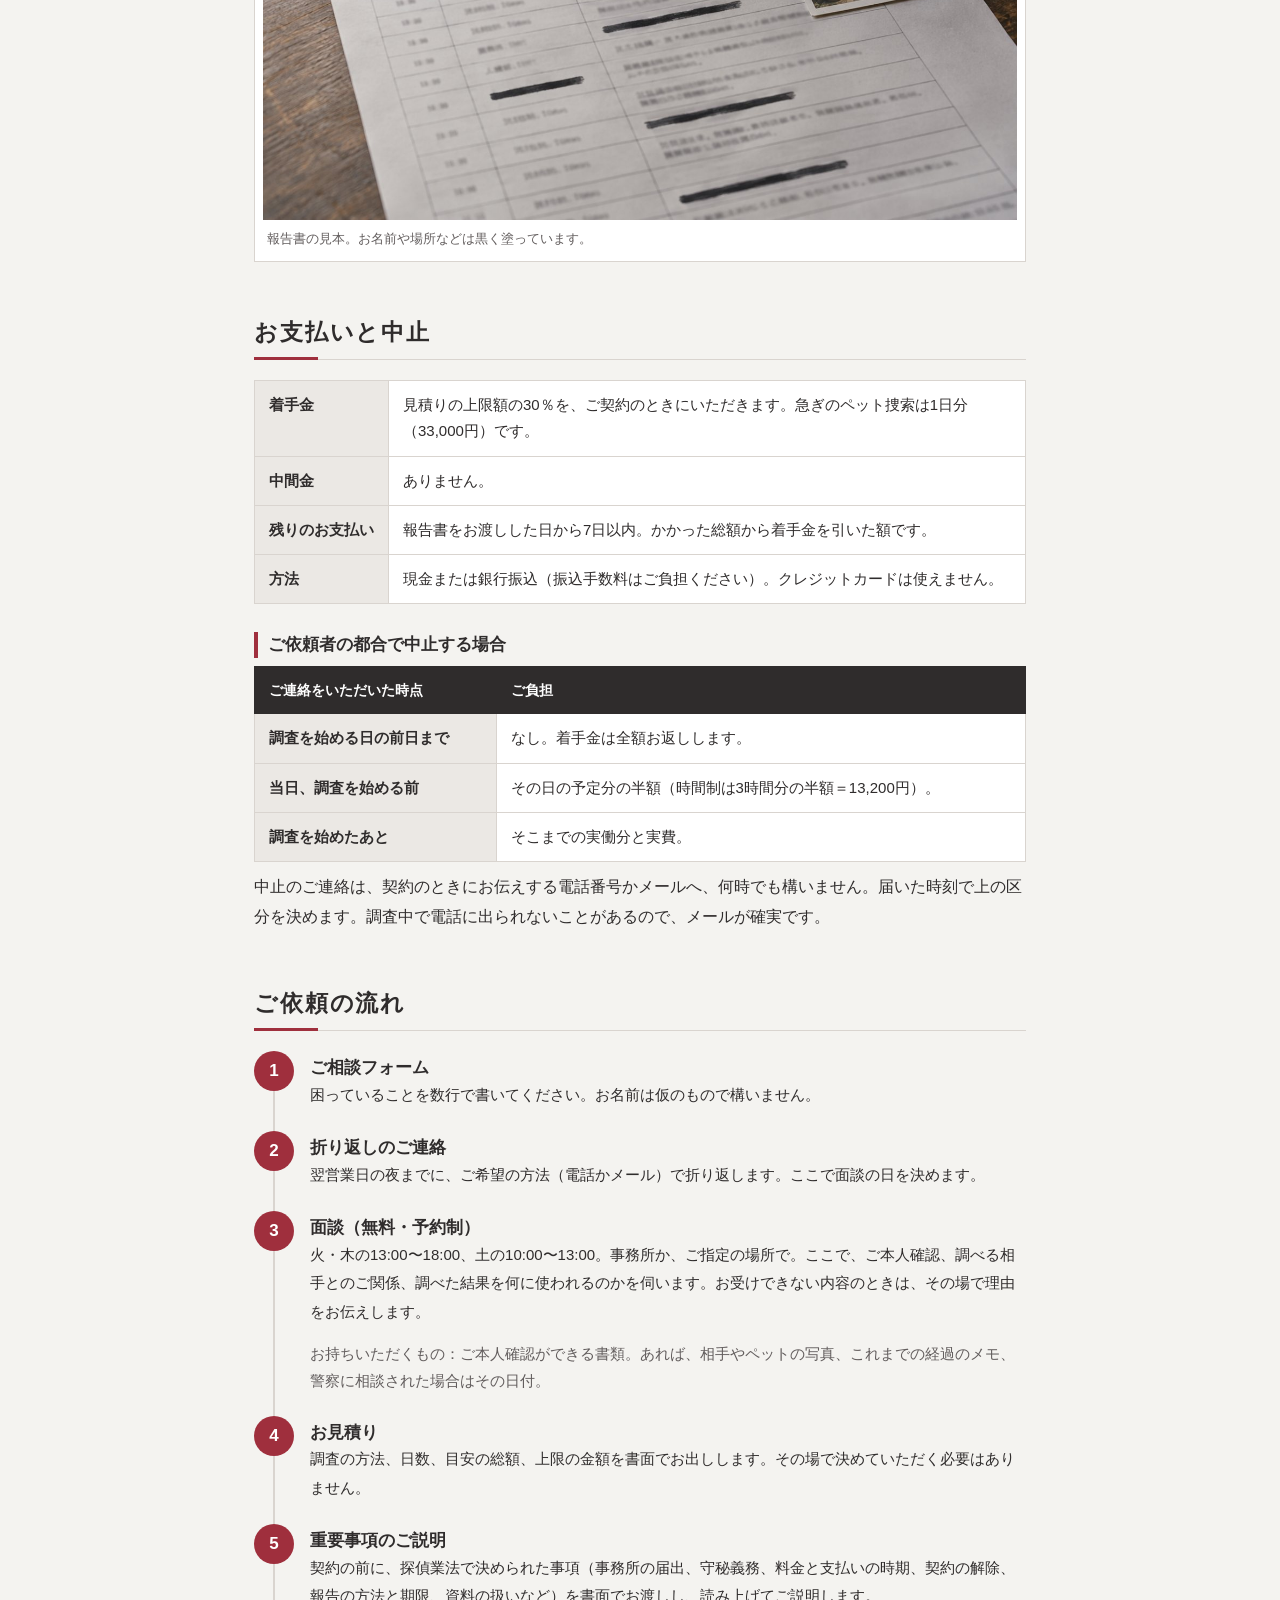
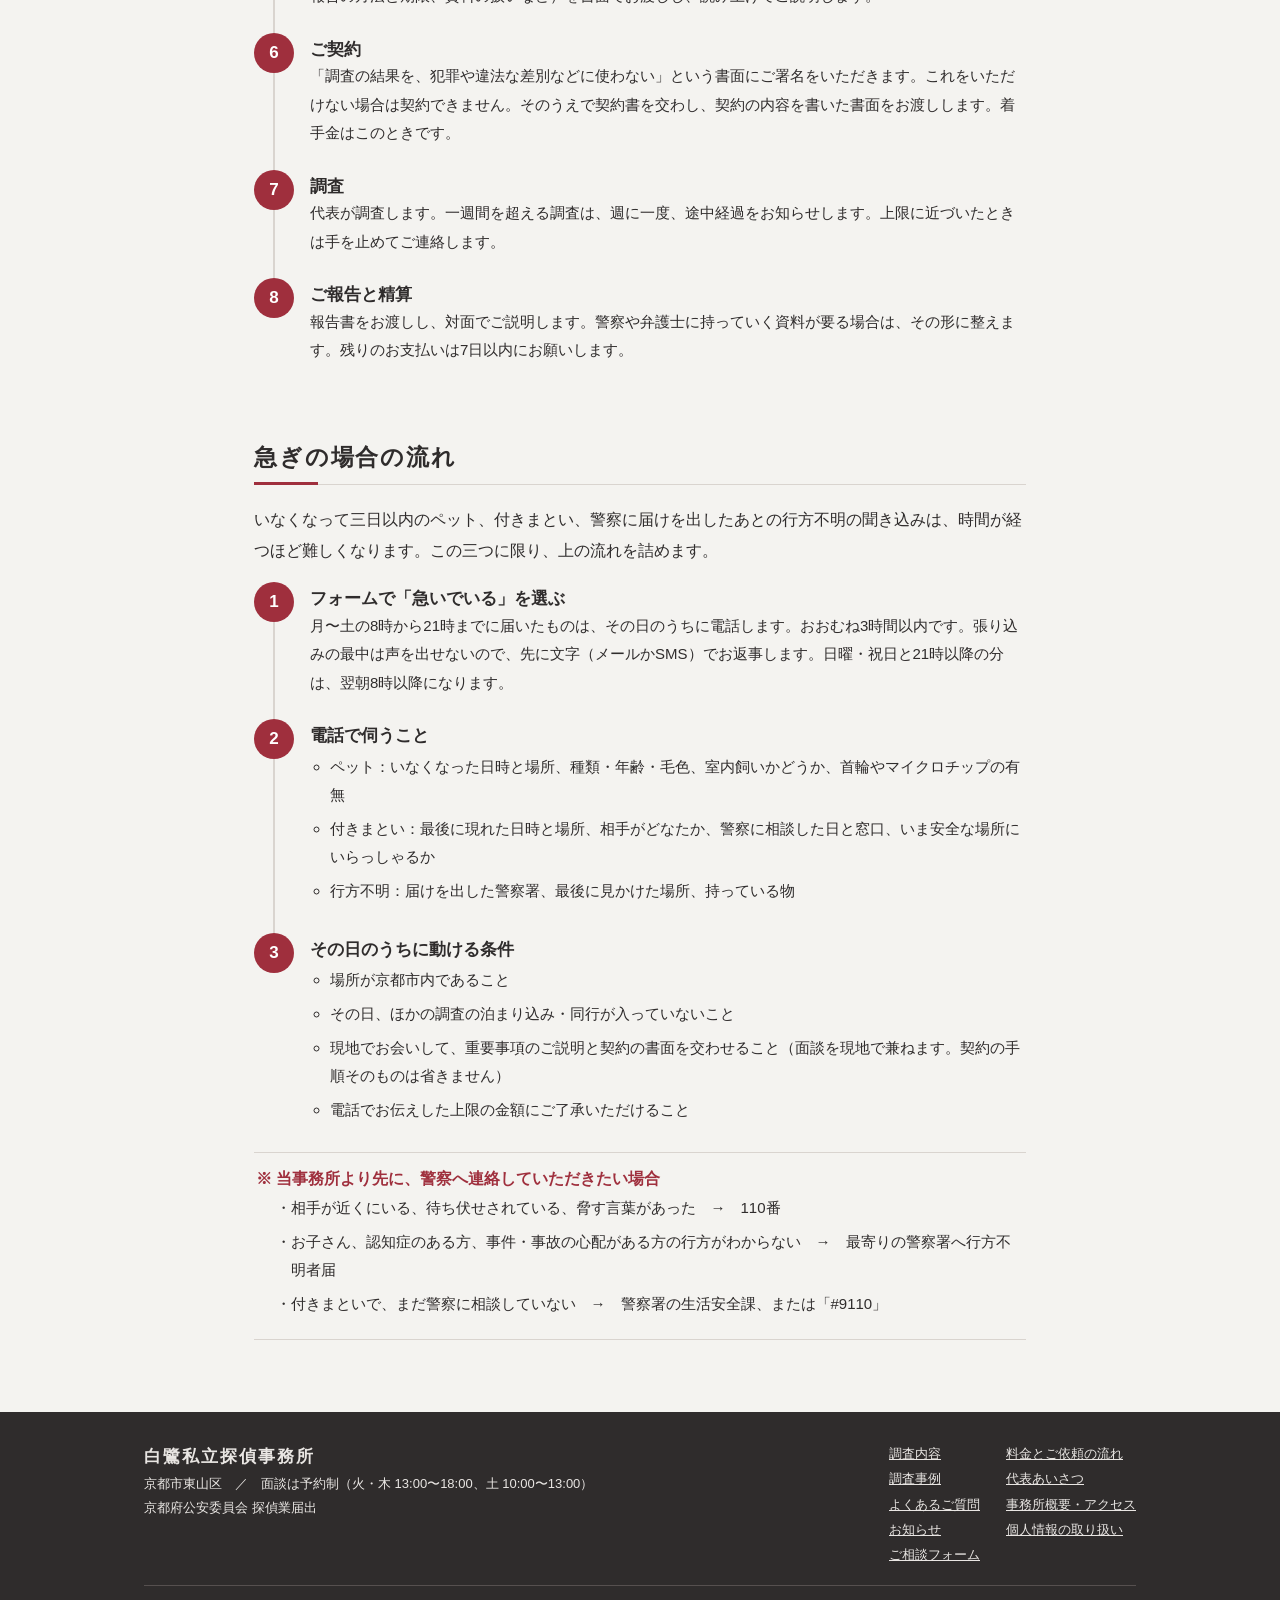
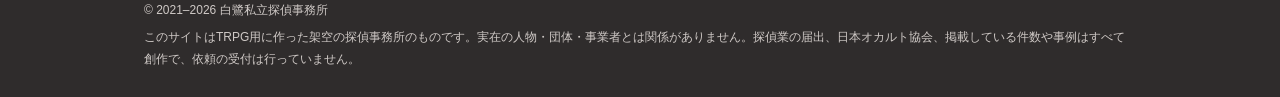
<file: price/index.html>
<!DOCTYPE html>
<html lang="ja">
<head>
<meta charset="utf-8">
<meta name="viewport" content="width=device-width, initial-scale=1">
<meta name="description" content="京都市東山区の個人探偵事務所。ペットの捜索、人探し、聞き込みと固定点の張り込みによる調査、付きまといの記録、原因のわからないご相談をお受けしています。">
<title>料金とご依頼の流れ｜白鷺私立探偵事務所</title>
<link rel="stylesheet" href="../css/style.css">
</head>
<body>
<a class="skip" href="#main">本文へ移動</a>

<header class="head">
  <div class="wrap">
    <a class="logo" href="../index.html"><small>京都市東山区　ペットの捜索・人探し・聞き込みによる調査</small><b>白鷺私立探偵事務所</b></a>
    <p class="head-info"><span>面談は予約制です（火・木の午後、土の午前）<br>ご相談・お見積りは無料</span><a href="../contact/index.html">ご相談フォーム</a></p>
    <button class="menu-btn" id="menu-btn" type="button" aria-expanded="false" aria-controls="gnav-list">メニュー</button>
  </div>
</header>
<nav class="gnav" aria-label="サイト内メニュー">
  <ul id="gnav-list">
    <li><a href="../index.html">トップ</a></li>
    <li><a href="../service/index.html">調査内容</a></li>
    <li><a href="../price/index.html" aria-current="page">料金とご依頼の流れ</a></li>
    <li><a href="../cases/index.html">調査事例</a></li>
    <li><a href="../greeting/index.html">代表あいさつ</a></li>
    <li><a href="../faq/index.html">よくあるご質問</a></li>
    <li><a href="../office/index.html">事務所概要</a></li>
    <li><a href="../contact/index.html">ご相談フォーム</a></li>
  </ul>
</nav>

<main id="main">
<div>
  <div class="ptitle"><div class="wrap"><p class="pan"><a href="../index.html">トップ</a> ＞ 料金とご依頼の流れ</p><h1>料金とご依頼の流れ</h1></div></div>
  <div class="wrap page narrow">
    <ul class="jump" aria-label="このページの項目">
      <li><button type="button" data-jump="p-mitsumori">見積りの出し方</button></li>
      <li><button type="button" data-jump="p-hyo">料金表</button></li>
      <li><button type="button" data-jump="p-kekka">結果が出なかった場合</button></li>
      <li><button type="button" data-jump="p-shiharai">お支払いと中止</button></li>
      <li><button type="button" data-jump="p-nagare">ご依頼の流れ</button></li>
      <li><button type="button" data-jump="p-isogi">急ぎの場合</button></li>
    </ul>

    <section class="blk" id="p-mitsumori">
      <h2 class="h2">見積りの出し方</h2>
      <p>面談でお話を伺ったあと、「目安の総額」と「上限の金額」を書いた見積書をお出しします。下の料金表は、その計算に使う単価です。</p>
      <p>調査が始まってから上限に近づいたときは、いったん手を止めてご連絡します。ご了承をいただかないまま上限を超えて調査を続けることはありません。上限まで使わずに終わった場合は、かかった分だけをいただきます。</p>
    </section>

    <section class="blk" id="p-hyo">
      <h2 class="h2">料金表</h2>
      <p class="small" style="margin-bottom:10px">すべて税込、調査員1名（代表）の料金です。</p>
      <div class="tbl-box">
        <table>
          <thead><tr><th scope="col">区分</th><th scope="col">料金</th><th scope="col">含まれるもの・条件</th></tr></thead>
          <tbody>
            <tr><th scope="row">ご相談・面談・見積り</th><td class="yen">無料</td><td>面談は約1時間。ご指定の場所へ伺う場合、市内は交通費もいただきません。</td></tr>
            <tr><th scope="row">時間制<br><span class="small">聞き込み・固定点の張り込み・人探し</span></th><td class="yen">1時間 8,800円</td><td>1日3時間から、8時間まで。現地までの移動時間は含みません。</td></tr>
            <tr><th scope="row">ペットの捜索</th><td class="yen">1日 33,000円</td><td>実働8時間まで。昼でも夜でも同じ料金です。</td></tr>
            <tr><th scope="row">付きまといの記録と同行</th><td class="yen">1日 27,500円</td><td>出勤時と帰宅時の同行、記録の作成。実働5時間まで。</td></tr>
            <tr><th scope="row">原因調査の下見</th><td class="yen">1回 16,500円</td><td>半日。建物と周囲の確認。泊まり込みが要るかどうかはこのあと判断します。</td></tr>
            <tr><th scope="row">原因調査の泊まり込み</th><td class="yen">1晩 33,000円</td><td>21時ごろ〜翌6時ごろ。</td></tr>
            <tr><th scope="row">来歴調べ</th><td class="yen">1件 55,000円〜</td><td>資料調べ3日分まで。それを超える見込みのときは、見積りに日数を書きます。</td></tr>
            <tr><th scope="row">報告書</th><td class="yen">0円</td><td>どの区分にも含みます。</td></tr>
          </tbody>
        </table>
      </div>

      <h3 class="h3">夜間・深夜・泊まり込みの関係</h3>
      <p>割増がつくのは時間制だけです。二重に加算されることはありません。</p>
      <div class="tbl-box" style="margin-top:10px">
        <table>
          <thead><tr><th scope="col">区分</th><th scope="col">22時〜翌5時の扱い</th><th scope="col">泊まり込み料金との重複</th></tr></thead>
          <tbody>
            <tr><th scope="row">時間制</th><td>25％増（1時間 11,000円）</td><td class="c">なし</td></tr>
            <tr><th scope="row">ペットの捜索（1日料金）</th><td>割増なし。夜に張り込んでも1日 33,000円</td><td class="c">なし</td></tr>
            <tr><th scope="row">付きまといの同行（1日料金）</th><td>割増なし。22時以降の同行はお受けしていません</td><td class="c">なし</td></tr>
            <tr><th scope="row">泊まり込み（1晩料金）</th><td>料金に含む</td><td class="c">—</td></tr>
          </tbody>
        </table>
      </div>

      <h3 class="h3">ひとりで回すための上限</h3>
      <ul class="li">
        <li>深夜の張り込み・泊まり込みは、続けて3晩までです。4晩目が必要なときは、1日空けます。</li>
        <li>深夜に調査をした翌日の午前は、面談も調査も入れません。</li>
        <li>同時にお受けする調査は、原則1件です。急ぎのペット捜索が入ったときは、先のご依頼者にご相談のうえ日程を動かすことがあります。</li>
        <li>1日の実働は8時間までです。</li>
      </ul>

      <h3 class="h3">実費</h3>
      <p>電車・バス・タクシー代、資料の複写代、工具や機材の借り賃、遠方の宿泊費は、領収書をつけて別にいただきます。見積りには実費の見込みも書きます。車両費はありません（車を使いません）。</p>
      <ul class="kome">
        <li>※ ご近所の方の猫探しなど、事情によって上の表によらずお受けすることがあります。</li>
      </ul>
    </section>

    <section class="blk" id="p-kekka">
      <h2 class="h2">結果が出なかった場合</h2>
      <p>成功報酬ではありません。結果にかかわらず、実際に動いた分をいただきます。揉めやすいところなので、扱いを先に書いておきます。</p>
      <div class="tbl-box" style="margin-top:12px">
        <table>
          <thead><tr><th scope="col">起きたこと</th><th scope="col">料金の扱い</th></tr></thead>
          <tbody>
            <tr><th scope="row">張り込んだが、相手が現れなかった</th><td>実働の時間分（最低3時間分）。「現れなかった」ことを記録します。</td></tr>
            <tr><th scope="row">相手が車・タクシーで移動した<br>複数の出口があり見失った</th><td>その日の調査はそこで終わります。そこまでの時間分（最低3時間分）。同じ条件でもう一度やっても同じ結果になる見込みのときは、続行をお勧めせず、同業者をご紹介します。</td></tr>
            <tr><th scope="row">台風・大雪・警報で、こちらの判断で中止した</th><td>中止までの時間分のみ。最低3時間分の決まりは当てはめません。</td></tr>
            <tr><th scope="row">ペット・人が見つからなかった</th><td>動いた日数分。7日（人探しは実働10日）で一度区切り、続けるかどうかをご相談します。</td></tr>
            <tr><th scope="row">原因がわからなかった</th><td>下見と泊まり込みの実施分。</td></tr>
          </tbody>
        </table>
      </div>
      <h3 class="h3">「何もなかった」ときの報告書</h3>
      <p>何も出なかった調査でも、報告書はお渡しします。中身は、張り込んだ日時と場所、そこから見えていた範囲、出入りした人数、聞き取りをした軒数と、断られた軒数です。写真は現場の様子がわかるものを付けます。「この条件で、ここまで確かめて、なかった」と言えるようにするための書面です。</p>
      <figure class="shashin" style="margin-top:16px"><img src="../img/hokoku.jpg" alt="表の形の報告書。時刻と場所が並び、一部が黒く塗りつぶされている。路地の写真が2枚、クリップで留めてある" width="1400" height="933" loading="lazy"><figcaption>報告書の見本。お名前や場所などは黒く塗っています。</figcaption></figure>
    </section>

    <section class="blk" id="p-shiharai">
      <h2 class="h2">お支払いと中止</h2>
      <div class="tbl-box">
        <table>
          <tbody>
            <tr><th scope="row">着手金</th><td>見積りの上限額の30％を、ご契約のときにいただきます。急ぎのペット捜索は1日分（33,000円）です。</td></tr>
            <tr><th scope="row">中間金</th><td>ありません。</td></tr>
            <tr><th scope="row">残りのお支払い</th><td>報告書をお渡しした日から7日以内。かかった総額から着手金を引いた額です。</td></tr>
            <tr><th scope="row">方法</th><td>現金または銀行振込（振込手数料はご負担ください）。クレジットカードは使えません。</td></tr>
          </tbody>
        </table>
      </div>
      <h3 class="h3">ご依頼者の都合で中止する場合</h3>
      <div class="tbl-box">
        <table>
          <thead><tr><th scope="col">ご連絡をいただいた時点</th><th scope="col">ご負担</th></tr></thead>
          <tbody>
            <tr><th scope="row">調査を始める日の前日まで</th><td>なし。着手金は全額お返しします。</td></tr>
            <tr><th scope="row">当日、調査を始める前</th><td>その日の予定分の半額（時間制は3時間分の半額＝13,200円）。</td></tr>
            <tr><th scope="row">調査を始めたあと</th><td>そこまでの実働分と実費。</td></tr>
          </tbody>
        </table>
      </div>
      <p style="margin-top:10px">中止のご連絡は、契約のときにお伝えする電話番号かメールへ、何時でも構いません。届いた時刻で上の区分を決めます。調査中で電話に出られないことがあるので、メールが確実です。</p>
    </section>

    <section class="blk" id="p-nagare">
      <h2 class="h2">ご依頼の流れ</h2>
      <ol class="nagare">
        <li><div><h3>ご相談フォーム</h3><p>困っていることを数行で書いてください。お名前は仮のもので構いません。</p></div></li>
        <li><div><h3>折り返しのご連絡</h3><p>翌営業日の夜までに、ご希望の方法（電話かメール）で折り返します。ここで面談の日を決めます。</p></div></li>
        <li><div><h3>面談（無料・予約制）</h3><p>火・木の13:00〜18:00、土の10:00〜13:00。事務所か、ご指定の場所で。ここで、ご本人確認、調べる相手とのご関係、調べた結果を何に使われるのかを伺います。お受けできない内容のときは、その場で理由をお伝えします。</p>
          <p class="small">お持ちいただくもの：ご本人確認ができる書類。あれば、相手やペットの写真、これまでの経過のメモ、警察に相談された場合はその日付。</p></div></li>
        <li><div><h3>お見積り</h3><p>調査の方法、日数、目安の総額、上限の金額を書面でお出しします。その場で決めていただく必要はありません。</p></div></li>
        <li><div><h3>重要事項のご説明</h3><p>契約の前に、探偵業法で決められた事項（事務所の届出、守秘義務、料金と支払いの時期、契約の解除、報告の方法と期限、資料の扱いなど）を書面でお渡しし、読み上げてご説明します。</p></div></li>
        <li><div><h3>ご契約</h3><p>「調査の結果を、犯罪や違法な差別などに使わない」という書面にご署名をいただきます。これをいただけない場合は契約できません。そのうえで契約書を交わし、契約の内容を書いた書面をお渡しします。着手金はこのときです。</p></div></li>
        <li><div><h3>調査</h3><p>代表が調査します。一週間を超える調査は、週に一度、途中経過をお知らせします。上限に近づいたときは手を止めてご連絡します。</p></div></li>
        <li><div><h3>ご報告と精算</h3><p>報告書をお渡しし、対面でご説明します。警察や弁護士に持っていく資料が要る場合は、その形に整えます。残りのお支払いは7日以内にお願いします。</p></div></li>
      </ol>
    </section>

    <section class="blk" id="p-isogi">
      <h2 class="h2">急ぎの場合の流れ</h2>
      <p>いなくなって三日以内のペット、付きまとい、警察に届けを出したあとの行方不明の聞き込みは、時間が経つほど難しくなります。この三つに限り、上の流れを詰めます。</p>
      <ol class="nagare" style="margin-top:16px">
        <li><div><h3>フォームで「急いでいる」を選ぶ</h3><p>月〜土の8時から21時までに届いたものは、その日のうちに電話します。おおむね3時間以内です。張り込みの最中は声を出せないので、先に文字（メールかSMS）でお返事します。日曜・祝日と21時以降の分は、翌朝8時以降になります。</p></div></li>
        <li><div><h3>電話で伺うこと</h3>
          <ul class="li" style="margin-top:4px">
            <li>ペット：いなくなった日時と場所、種類・年齢・毛色、室内飼いかどうか、首輪やマイクロチップの有無</li>
            <li>付きまとい：最後に現れた日時と場所、相手がどなたか、警察に相談した日と窓口、いま安全な場所にいらっしゃるか</li>
            <li>行方不明：届けを出した警察署、最後に見かけた場所、持っている物</li>
          </ul></div></li>
        <li><div><h3>その日のうちに動ける条件</h3>
          <ul class="li" style="margin-top:4px">
            <li>場所が京都市内であること</li>
            <li>その日、ほかの調査の泊まり込み・同行が入っていないこと</li>
            <li>現地でお会いして、重要事項のご説明と契約の書面を交わせること（面談を現地で兼ねます。契約の手順そのものは省きません）</li>
            <li>電話でお伝えした上限の金額にご了承いただけること</li>
          </ul></div></li>
      </ol>
      <div class="keikoku">
        <h3>当事務所より先に、警察へ連絡していただきたい場合</h3>
        <ul class="li">
          <li>相手が近くにいる、待ち伏せされている、脅す言葉があった　→　110番</li>
          <li>お子さん、認知症のある方、事件・事故の心配がある方の行方がわからない　→　最寄りの警察署へ行方不明者届</li>
          <li>付きまといで、まだ警察に相談していない　→　警察署の生活安全課、または「#9110」</li>
        </ul>
      </div>
    </section>
  </div>
</div>
</main>

<footer class="site-foot">
  <div class="wrap">
    <div><b style="font-family:var(--mincho);font-size:17px;letter-spacing:.12em;font-weight:600">白鷺私立探偵事務所</b><br>京都市東山区　／　面談は予約制（火・木 13:00〜18:00、土 10:00〜13:00）<br>京都府公安委員会 探偵業届出</div>
    <ul>
      <li><a href="../service/index.html">調査内容</a></li>
      <li><a href="../price/index.html">料金とご依頼の流れ</a></li>
      <li><a href="../cases/index.html">調査事例</a></li>
      <li><a href="../greeting/index.html">代表あいさつ</a></li>
      <li><a href="../faq/index.html">よくあるご質問</a></li>
      <li><a href="../office/index.html">事務所概要・アクセス</a></li>
      <li><a href="../news/index.html">お知らせ</a></li>
      <li><a href="../privacy/index.html">個人情報の取り扱い</a></li>
      <li><a href="../contact/index.html">ご相談フォーム</a></li>
    </ul>
    <p class="copy">© 2021–2026 白鷺私立探偵事務所
      <span class="fic">このサイトはTRPG用に作った架空の探偵事務所のものです。実在の人物・団体・事業者とは関係がありません。探偵業の届出、日本オカルト協会、掲載している件数や事例はすべて創作で、依頼の受付は行っていません。</span></p>
  </div>
</footer>

<script src="../js/main.js"></script>
</body>
</html>
</file>
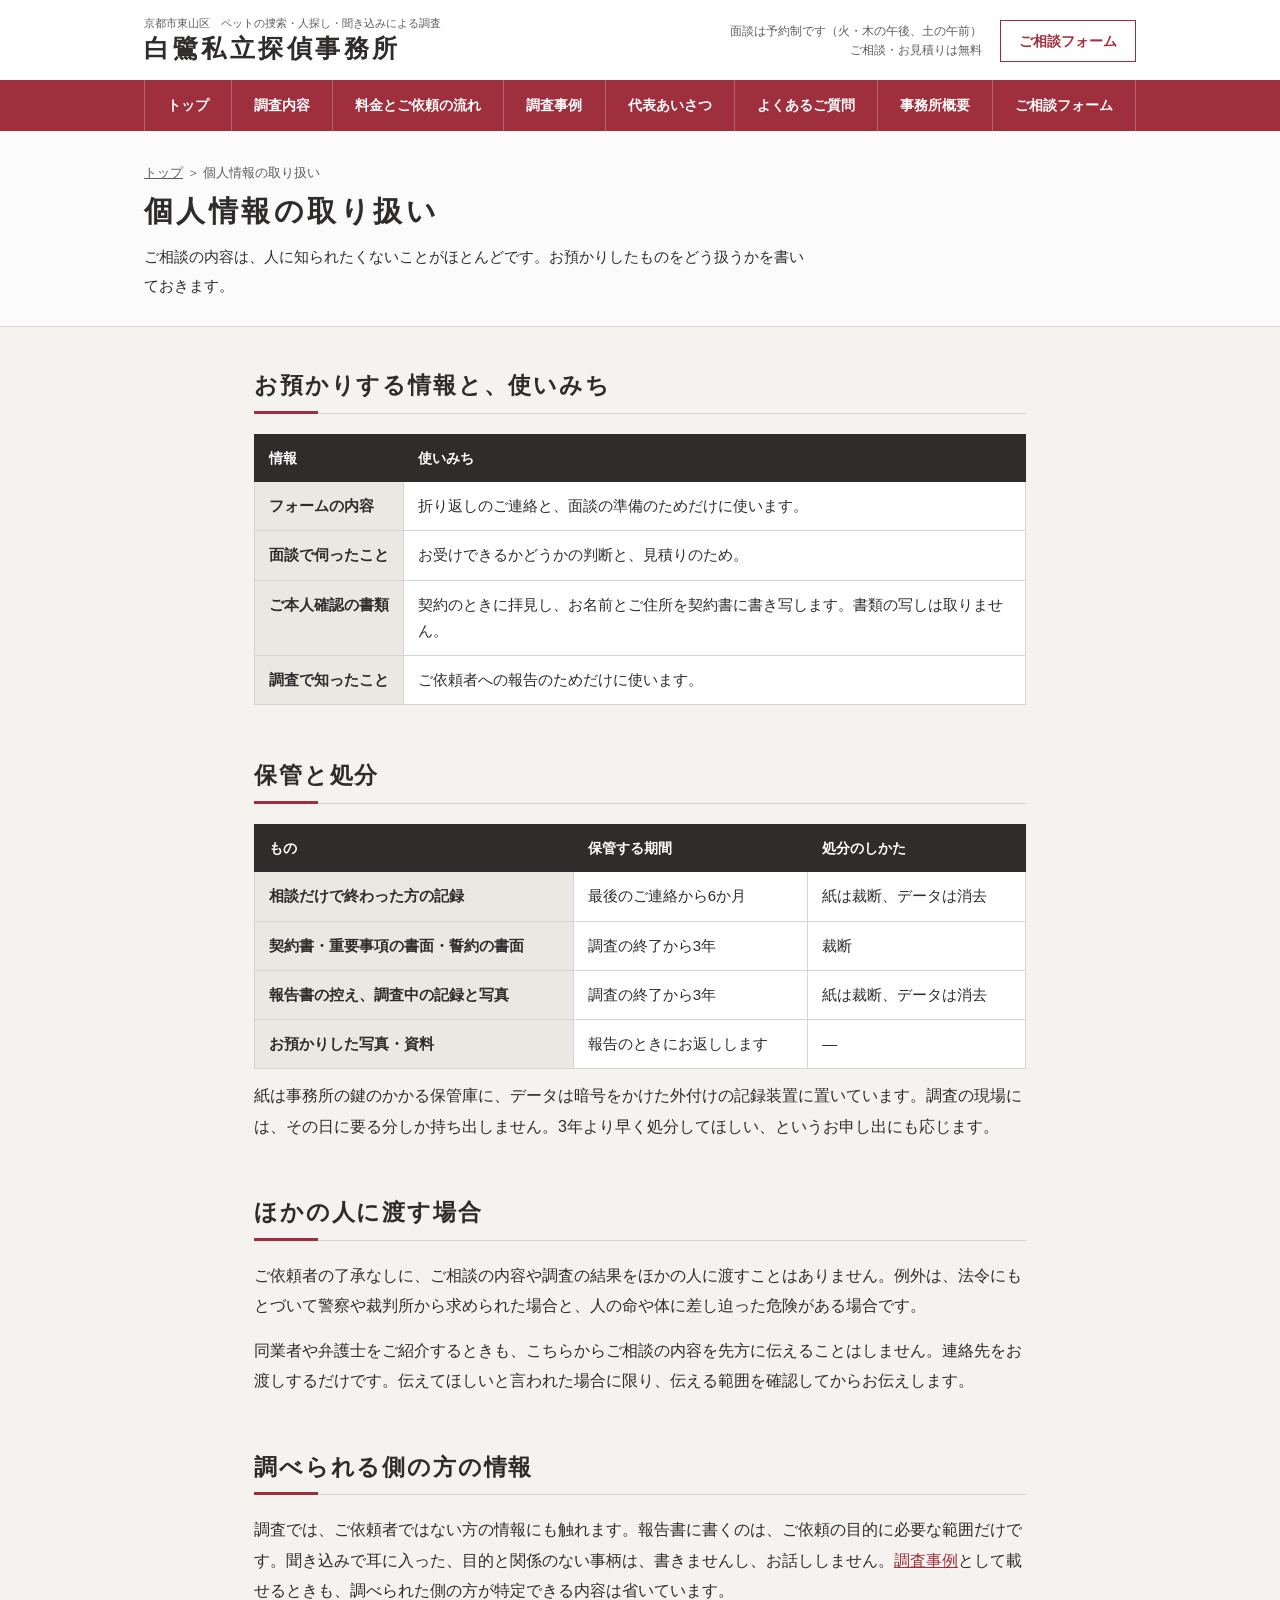
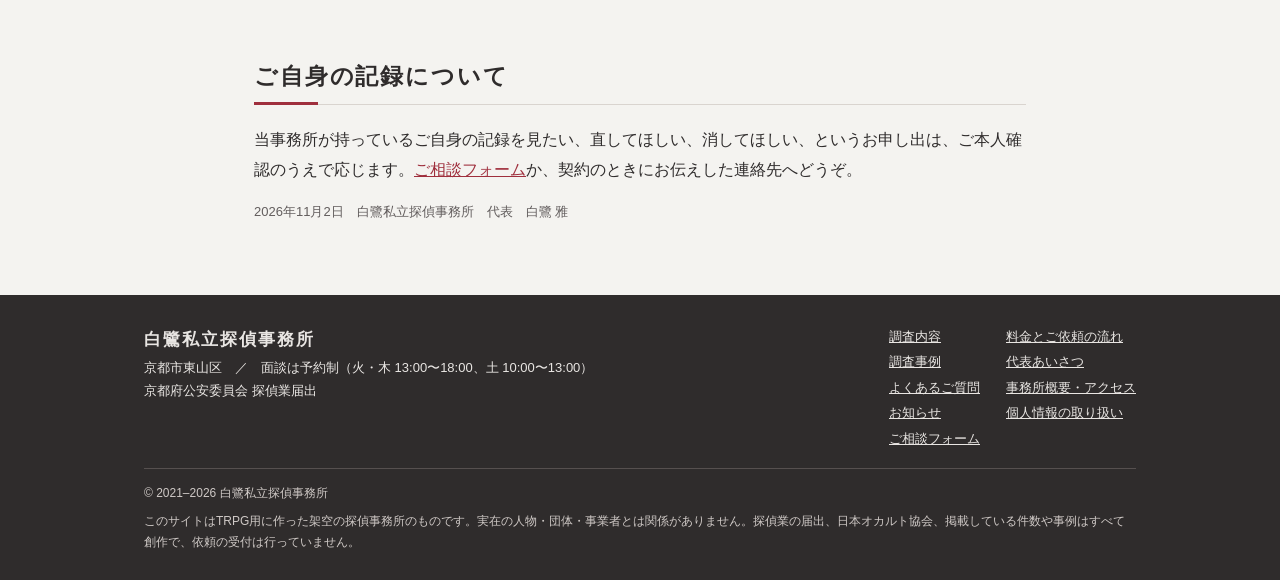
<file: privacy/index.html>
<!DOCTYPE html>
<html lang="ja">
<head>
<meta charset="utf-8">
<meta name="viewport" content="width=device-width, initial-scale=1">
<meta name="description" content="京都市東山区の個人探偵事務所。ペットの捜索、人探し、聞き込みと固定点の張り込みによる調査、付きまといの記録、原因のわからないご相談をお受けしています。">
<title>個人情報の取り扱い｜白鷺私立探偵事務所</title>
<link rel="stylesheet" href="../css/style.css">
</head>
<body>
<a class="skip" href="#main">本文へ移動</a>

<header class="head">
  <div class="wrap">
    <a class="logo" href="../index.html"><small>京都市東山区　ペットの捜索・人探し・聞き込みによる調査</small><b>白鷺私立探偵事務所</b></a>
    <p class="head-info"><span>面談は予約制です（火・木の午後、土の午前）<br>ご相談・お見積りは無料</span><a href="../contact/index.html">ご相談フォーム</a></p>
    <button class="menu-btn" id="menu-btn" type="button" aria-expanded="false" aria-controls="gnav-list">メニュー</button>
  </div>
</header>
<nav class="gnav" aria-label="サイト内メニュー">
  <ul id="gnav-list">
    <li><a href="../index.html">トップ</a></li>
    <li><a href="../service/index.html">調査内容</a></li>
    <li><a href="../price/index.html">料金とご依頼の流れ</a></li>
    <li><a href="../cases/index.html">調査事例</a></li>
    <li><a href="../greeting/index.html">代表あいさつ</a></li>
    <li><a href="../faq/index.html">よくあるご質問</a></li>
    <li><a href="../office/index.html">事務所概要</a></li>
    <li><a href="../contact/index.html">ご相談フォーム</a></li>
  </ul>
</nav>

<main id="main">
<div>
  <div class="ptitle"><div class="wrap"><p class="pan"><a href="../index.html">トップ</a> ＞ 個人情報の取り扱い</p><h1>個人情報の取り扱い</h1>
    <p class="lead">ご相談の内容は、人に知られたくないことがほとんどです。お預かりしたものをどう扱うかを書いておきます。</p></div></div>
  <div class="wrap page narrow">
    <section class="blk">
      <h2 class="h2">お預かりする情報と、使いみち</h2>
      <div class="tbl-box">
        <table>
          <thead><tr><th scope="col">情報</th><th scope="col">使いみち</th></tr></thead>
          <tbody>
            <tr><th scope="row">フォームの内容</th><td>折り返しのご連絡と、面談の準備のためだけに使います。</td></tr>
            <tr><th scope="row">面談で伺ったこと</th><td>お受けできるかどうかの判断と、見積りのため。</td></tr>
            <tr><th scope="row">ご本人確認の書類</th><td>契約のときに拝見し、お名前とご住所を契約書に書き写します。書類の写しは取りません。</td></tr>
            <tr><th scope="row">調査で知ったこと</th><td>ご依頼者への報告のためだけに使います。</td></tr>
          </tbody>
        </table>
      </div>
    </section>
    <section class="blk">
      <h2 class="h2">保管と処分</h2>
      <div class="tbl-box">
        <table>
          <thead><tr><th scope="col">もの</th><th scope="col">保管する期間</th><th scope="col">処分のしかた</th></tr></thead>
          <tbody>
            <tr><th scope="row">相談だけで終わった方の記録</th><td>最後のご連絡から6か月</td><td>紙は裁断、データは消去</td></tr>
            <tr><th scope="row">契約書・重要事項の書面・誓約の書面</th><td>調査の終了から3年</td><td>裁断</td></tr>
            <tr><th scope="row">報告書の控え、調査中の記録と写真</th><td>調査の終了から3年</td><td>紙は裁断、データは消去</td></tr>
            <tr><th scope="row">お預かりした写真・資料</th><td>報告のときにお返しします</td><td>—</td></tr>
          </tbody>
        </table>
      </div>
      <p style="margin-top:12px">紙は事務所の鍵のかかる保管庫に、データは暗号をかけた外付けの記録装置に置いています。調査の現場には、その日に要る分しか持ち出しません。3年より早く処分してほしい、というお申し出にも応じます。</p>
    </section>
    <section class="blk">
      <h2 class="h2">ほかの人に渡す場合</h2>
      <p>ご依頼者の了承なしに、ご相談の内容や調査の結果をほかの人に渡すことはありません。例外は、法令にもとづいて警察や裁判所から求められた場合と、人の命や体に差し迫った危険がある場合です。</p>
      <p>同業者や弁護士をご紹介するときも、こちらからご相談の内容を先方に伝えることはしません。連絡先をお渡しするだけです。伝えてほしいと言われた場合に限り、伝える範囲を確認してからお伝えします。</p>
    </section>
    <section class="blk">
      <h2 class="h2">調べられる側の方の情報</h2>
      <p>調査では、ご依頼者ではない方の情報にも触れます。報告書に書くのは、ご依頼の目的に必要な範囲だけです。聞き込みで耳に入った、目的と関係のない事柄は、書きませんし、お話ししません。<a href="../cases/index.html">調査事例</a>として載せるときも、調べられた側の方が特定できる内容は省いています。</p>
    </section>
    <section class="blk">
      <h2 class="h2">ご自身の記録について</h2>
      <p>当事務所が持っているご自身の記録を見たい、直してほしい、消してほしい、というお申し出は、ご本人確認のうえで応じます。<a href="../contact/index.html">ご相談フォーム</a>か、契約のときにお伝えした連絡先へどうぞ。</p>
      <p class="small" style="margin-top:14px">2026年11月2日　白鷺私立探偵事務所　代表　白鷺 雅</p>
    </section>
  </div>
</div>
</main>

<footer class="site-foot">
  <div class="wrap">
    <div><b style="font-family:var(--mincho);font-size:17px;letter-spacing:.12em;font-weight:600">白鷺私立探偵事務所</b><br>京都市東山区　／　面談は予約制（火・木 13:00〜18:00、土 10:00〜13:00）<br>京都府公安委員会 探偵業届出</div>
    <ul>
      <li><a href="../service/index.html">調査内容</a></li>
      <li><a href="../price/index.html">料金とご依頼の流れ</a></li>
      <li><a href="../cases/index.html">調査事例</a></li>
      <li><a href="../greeting/index.html">代表あいさつ</a></li>
      <li><a href="../faq/index.html">よくあるご質問</a></li>
      <li><a href="../office/index.html">事務所概要・アクセス</a></li>
      <li><a href="../news/index.html">お知らせ</a></li>
      <li><a href="../privacy/index.html">個人情報の取り扱い</a></li>
      <li><a href="../contact/index.html">ご相談フォーム</a></li>
    </ul>
    <p class="copy">© 2021–2026 白鷺私立探偵事務所
      <span class="fic">このサイトはTRPG用に作った架空の探偵事務所のものです。実在の人物・団体・事業者とは関係がありません。探偵業の届出、日本オカルト協会、掲載している件数や事例はすべて創作で、依頼の受付は行っていません。</span></p>
  </div>
</footer>

<script src="../js/main.js"></script>
</body>
</html>
</file>
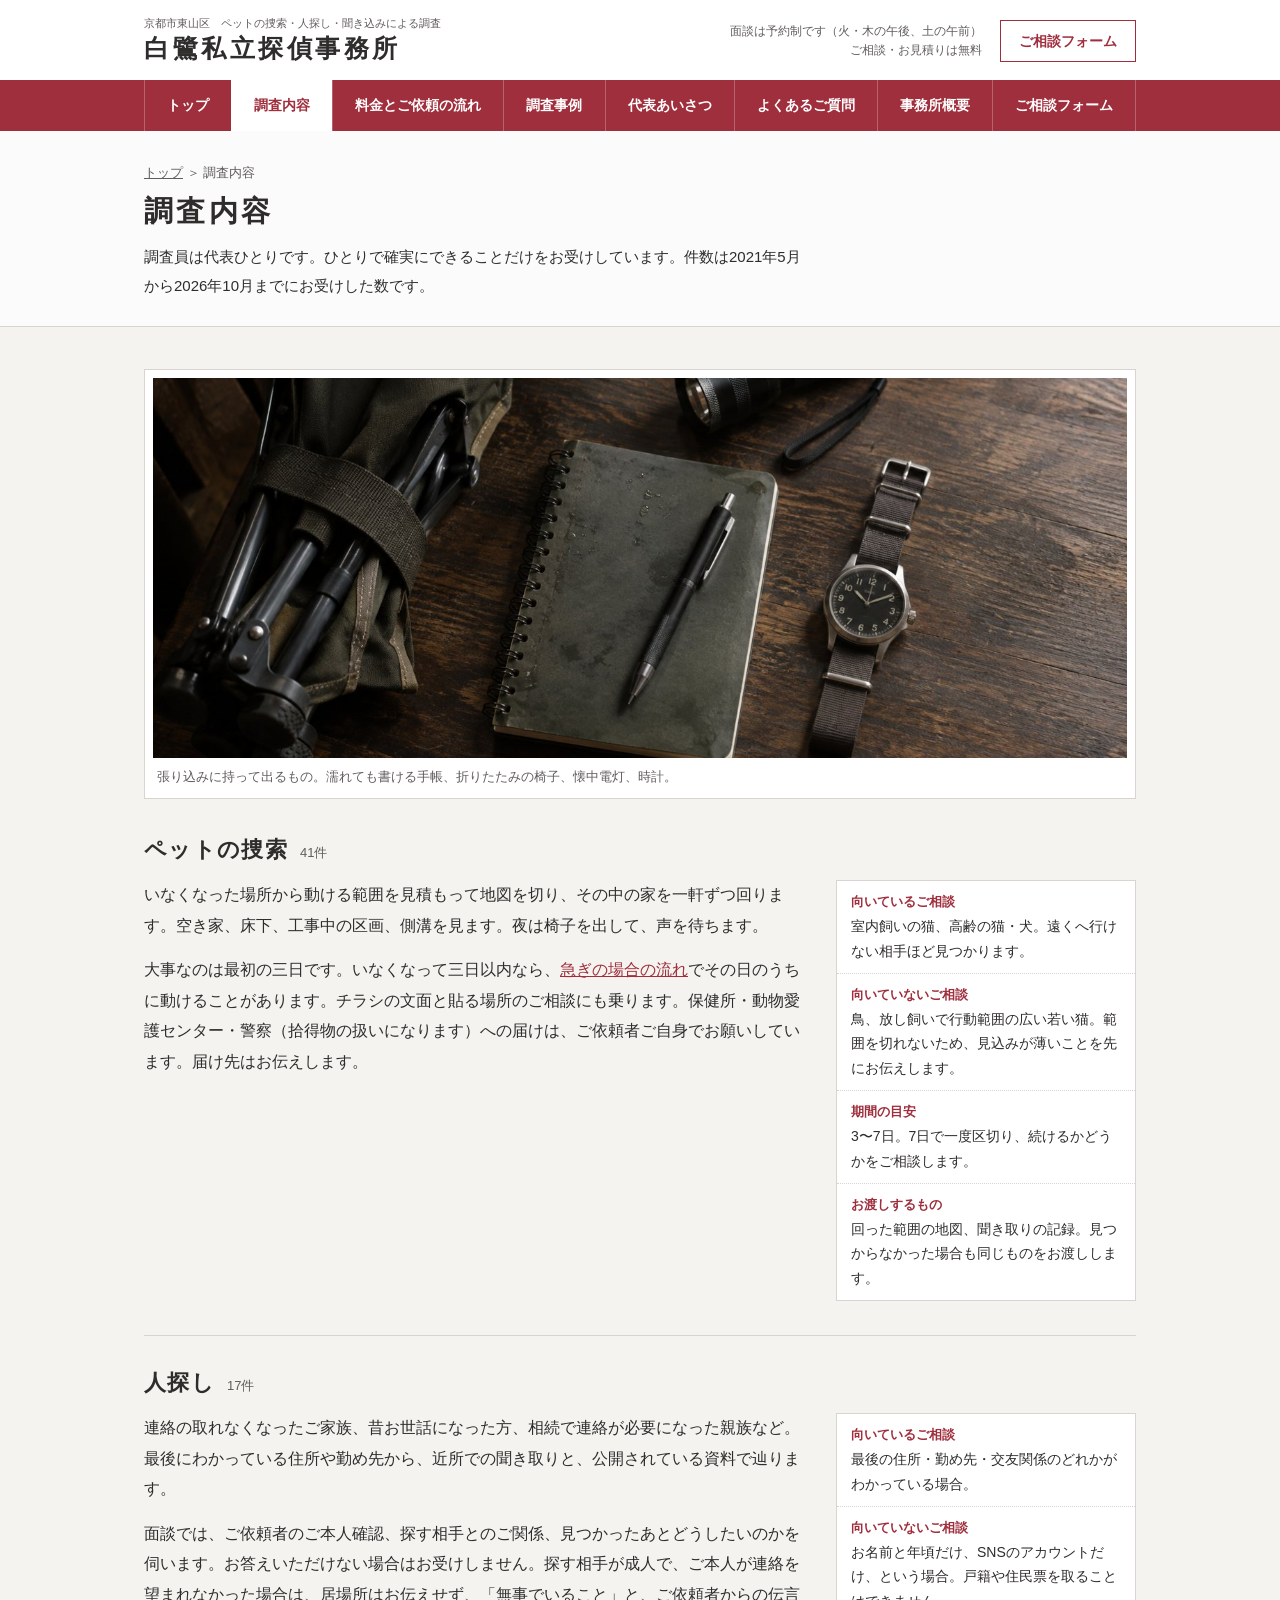
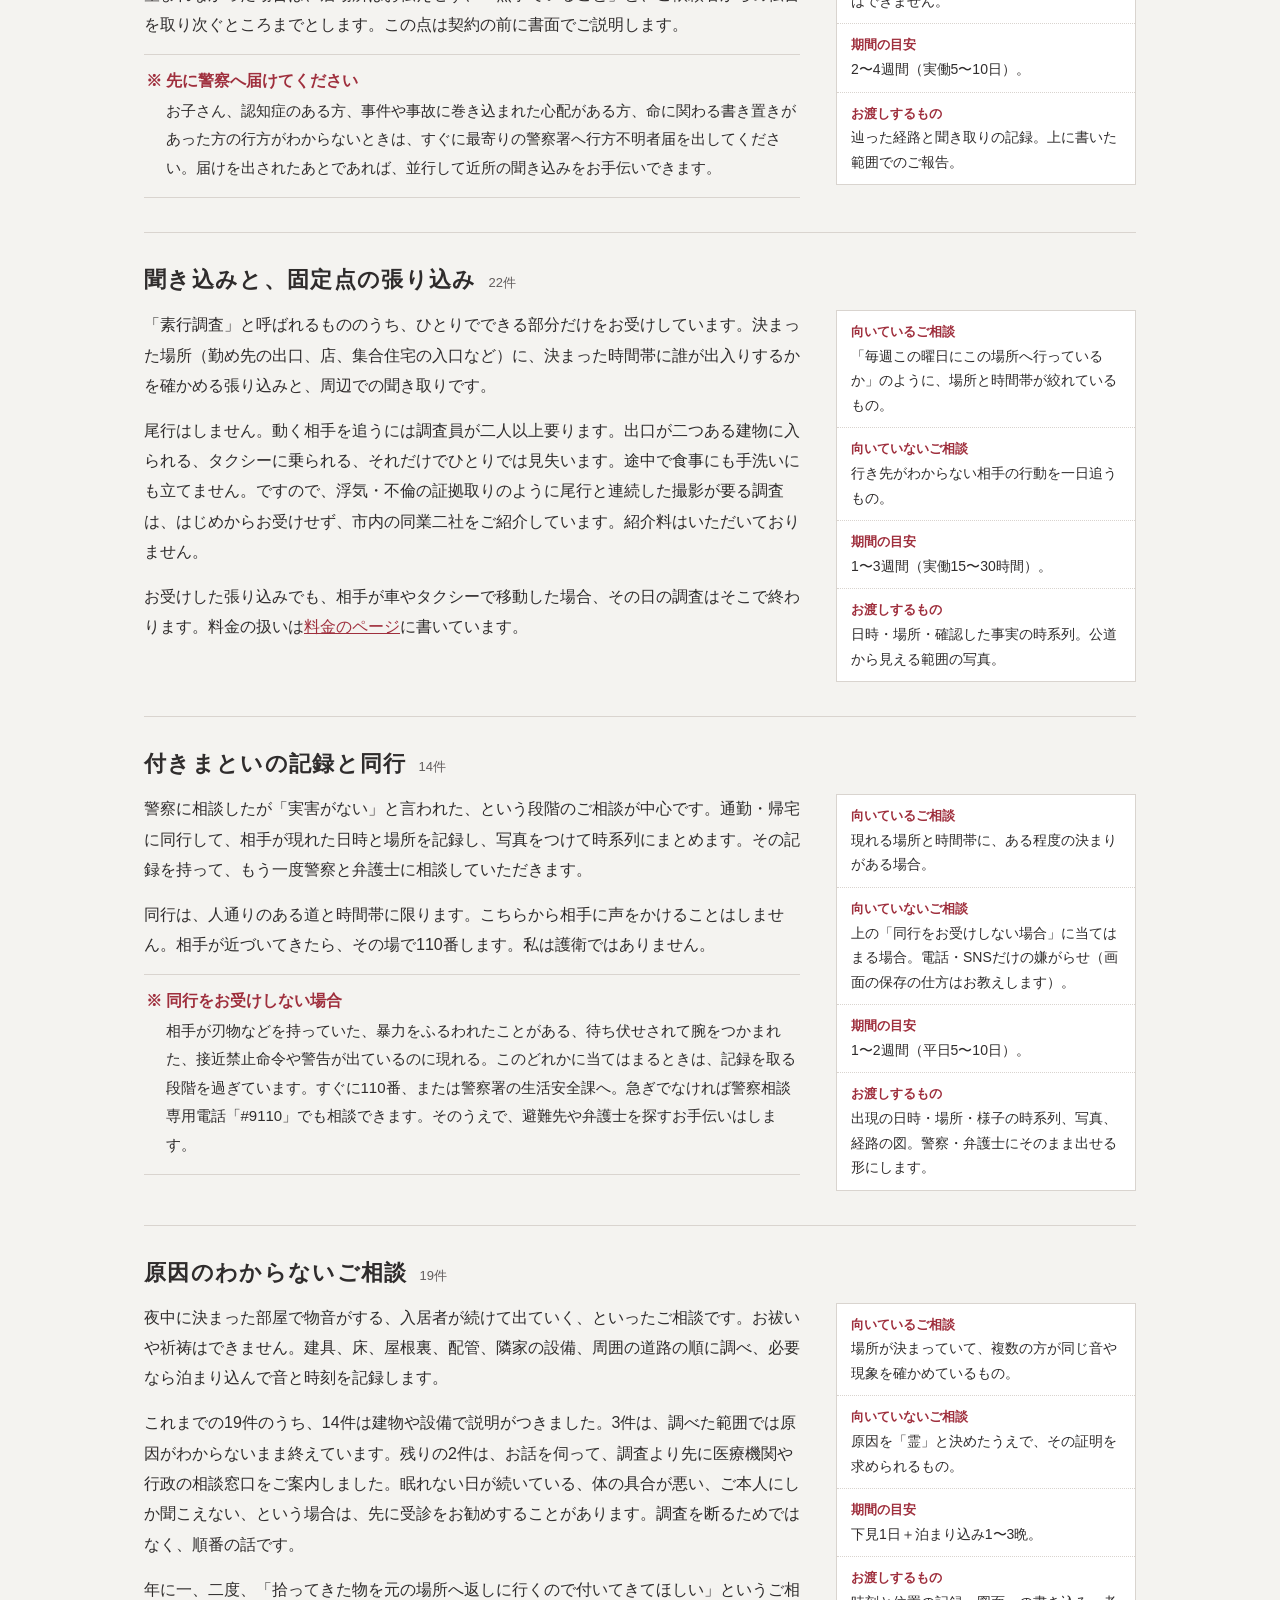
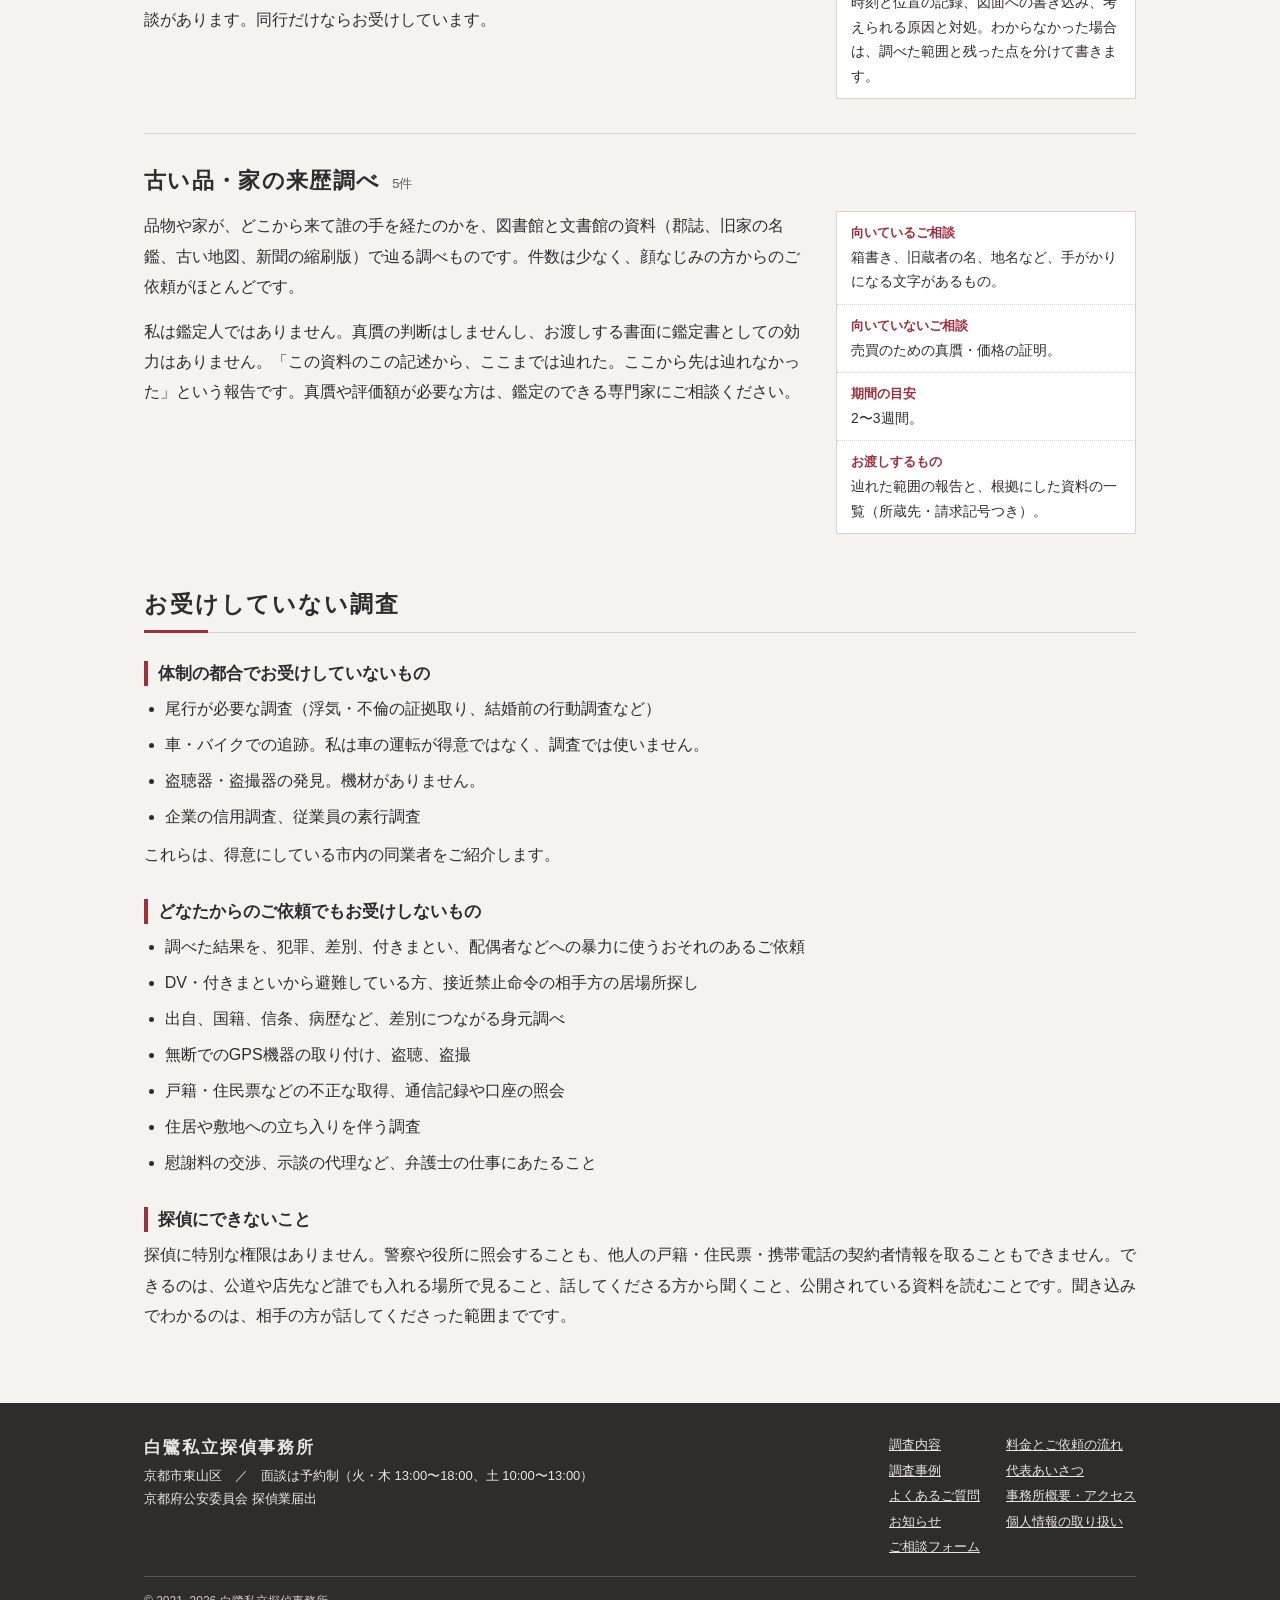
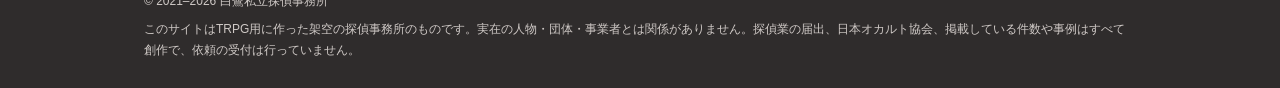
<file: service/index.html>
<!DOCTYPE html>
<html lang="ja">
<head>
<meta charset="utf-8">
<meta name="viewport" content="width=device-width, initial-scale=1">
<meta name="description" content="京都市東山区の個人探偵事務所。ペットの捜索、人探し、聞き込みと固定点の張り込みによる調査、付きまといの記録、原因のわからないご相談をお受けしています。">
<title>調査内容｜白鷺私立探偵事務所</title>
<link rel="stylesheet" href="../css/style.css">
</head>
<body>
<a class="skip" href="#main">本文へ移動</a>

<header class="head">
  <div class="wrap">
    <a class="logo" href="../index.html"><small>京都市東山区　ペットの捜索・人探し・聞き込みによる調査</small><b>白鷺私立探偵事務所</b></a>
    <p class="head-info"><span>面談は予約制です（火・木の午後、土の午前）<br>ご相談・お見積りは無料</span><a href="../contact/index.html">ご相談フォーム</a></p>
    <button class="menu-btn" id="menu-btn" type="button" aria-expanded="false" aria-controls="gnav-list">メニュー</button>
  </div>
</header>
<nav class="gnav" aria-label="サイト内メニュー">
  <ul id="gnav-list">
    <li><a href="../index.html">トップ</a></li>
    <li><a href="../service/index.html" aria-current="page">調査内容</a></li>
    <li><a href="../price/index.html">料金とご依頼の流れ</a></li>
    <li><a href="../cases/index.html">調査事例</a></li>
    <li><a href="../greeting/index.html">代表あいさつ</a></li>
    <li><a href="../faq/index.html">よくあるご質問</a></li>
    <li><a href="../office/index.html">事務所概要</a></li>
    <li><a href="../contact/index.html">ご相談フォーム</a></li>
  </ul>
</nav>

<main id="main">
<div>
  <div class="ptitle"><div class="wrap"><p class="pan"><a href="../index.html">トップ</a> ＞ 調査内容</p><h1>調査内容</h1>
    <p class="lead">調査員は代表ひとりです。ひとりで確実にできることだけをお受けしています。件数は2021年5月から2026年10月までにお受けした数です。</p></div></div>
  <div class="wrap page">
    <figure class="shashin dogu" style="margin-bottom:34px"><img src="../img/dogu.jpg" alt="木の机の上に、濡れても書ける手帳とペン、たたんだ折りたたみ椅子、懐中電灯、腕時計が置かれている" width="1400" height="788"><figcaption>張り込みに持って出るもの。濡れても書ける手帳、折りたたみの椅子、懐中電灯、時計。</figcaption></figure>

    <section class="svc">
      <h2>ペットの捜索<small>41件</small></h2>
      <div>
        <p>いなくなった場所から動ける範囲を見積もって地図を切り、その中の家を一軒ずつ回ります。空き家、床下、工事中の区画、側溝を見ます。夜は椅子を出して、声を待ちます。</p>
        <p>大事なのは最初の三日です。いなくなって三日以内なら、<a href="../price/index.html">急ぎの場合の流れ</a>でその日のうちに動けることがあります。チラシの文面と貼る場所のご相談にも乗ります。保健所・動物愛護センター・警察（拾得物の扱いになります）への届けは、ご依頼者ご自身でお願いしています。届け先はお伝えします。</p>
      </div>
      <dl class="meyasu">
        <div><dt>向いているご相談</dt><dd>室内飼いの猫、高齢の猫・犬。遠くへ行けない相手ほど見つかります。</dd></div>
        <div><dt>向いていないご相談</dt><dd>鳥、放し飼いで行動範囲の広い若い猫。範囲を切れないため、見込みが薄いことを先にお伝えします。</dd></div>
        <div><dt>期間の目安</dt><dd>3〜7日。7日で一度区切り、続けるかどうかをご相談します。</dd></div>
        <div><dt>お渡しするもの</dt><dd>回った範囲の地図、聞き取りの記録。見つからなかった場合も同じものをお渡しします。</dd></div>
      </dl>
    </section>

    <section class="svc">
      <h2>人探し<small>17件</small></h2>
      <div>
        <p>連絡の取れなくなったご家族、昔お世話になった方、相続で連絡が必要になった親族など。最後にわかっている住所や勤め先から、近所での聞き取りと、公開されている資料で辿ります。</p>
        <p>面談では、ご依頼者のご本人確認、探す相手とのご関係、見つかったあとどうしたいのかを伺います。お答えいただけない場合はお受けしません。探す相手が成人で、ご本人が連絡を望まれなかった場合は、居場所はお伝えせず、「無事でいること」と、ご依頼者からの伝言を取り次ぐところまでとします。この点は契約の前に書面でご説明します。</p>
        <div class="keikoku" style="margin-top:14px">
          <h3>先に警察へ届けてください</h3>
          <p>お子さん、認知症のある方、事件や事故に巻き込まれた心配がある方、命に関わる書き置きがあった方の行方がわからないときは、すぐに最寄りの警察署へ行方不明者届を出してください。届けを出されたあとであれば、並行して近所の聞き込みをお手伝いできます。</p>
        </div>
      </div>
      <dl class="meyasu">
        <div><dt>向いているご相談</dt><dd>最後の住所・勤め先・交友関係のどれかがわかっている場合。</dd></div>
        <div><dt>向いていないご相談</dt><dd>お名前と年頃だけ、SNSのアカウントだけ、という場合。戸籍や住民票を取ることはできません。</dd></div>
        <div><dt>期間の目安</dt><dd>2〜4週間（実働5〜10日）。</dd></div>
        <div><dt>お渡しするもの</dt><dd>辿った経路と聞き取りの記録。上に書いた範囲でのご報告。</dd></div>
      </dl>
    </section>

    <section class="svc">
      <h2>聞き込みと、固定点の張り込み<small>22件</small></h2>
      <div>
        <p>「素行調査」と呼ばれるもののうち、ひとりでできる部分だけをお受けしています。決まった場所（勤め先の出口、店、集合住宅の入口など）に、決まった時間帯に誰が出入りするかを確かめる張り込みと、周辺での聞き取りです。</p>
        <p>尾行はしません。動く相手を追うには調査員が二人以上要ります。出口が二つある建物に入られる、タクシーに乗られる、それだけでひとりでは見失います。途中で食事にも手洗いにも立てません。ですので、浮気・不倫の証拠取りのように尾行と連続した撮影が要る調査は、はじめからお受けせず、市内の同業二社をご紹介しています。紹介料はいただいておりません。</p>
        <p>お受けした張り込みでも、相手が車やタクシーで移動した場合、その日の調査はそこで終わります。料金の扱いは<a href="../price/index.html">料金のページ</a>に書いています。</p>
      </div>
      <dl class="meyasu">
        <div><dt>向いているご相談</dt><dd>「毎週この曜日にこの場所へ行っているか」のように、場所と時間帯が絞れているもの。</dd></div>
        <div><dt>向いていないご相談</dt><dd>行き先がわからない相手の行動を一日追うもの。</dd></div>
        <div><dt>期間の目安</dt><dd>1〜3週間（実働15〜30時間）。</dd></div>
        <div><dt>お渡しするもの</dt><dd>日時・場所・確認した事実の時系列。公道から見える範囲の写真。</dd></div>
      </dl>
    </section>

    <section class="svc">
      <h2>付きまといの記録と同行<small>14件</small></h2>
      <div>
        <p>警察に相談したが「実害がない」と言われた、という段階のご相談が中心です。通勤・帰宅に同行して、相手が現れた日時と場所を記録し、写真をつけて時系列にまとめます。その記録を持って、もう一度警察と弁護士に相談していただきます。</p>
        <p>同行は、人通りのある道と時間帯に限ります。こちらから相手に声をかけることはしません。相手が近づいてきたら、その場で110番します。私は護衛ではありません。</p>
        <div class="keikoku" style="margin-top:14px">
          <h3>同行をお受けしない場合</h3>
          <p>相手が刃物などを持っていた、暴力をふるわれたことがある、待ち伏せされて腕をつかまれた、接近禁止命令や警告が出ているのに現れる。このどれかに当てはまるときは、記録を取る段階を過ぎています。すぐに110番、または警察署の生活安全課へ。急ぎでなければ警察相談専用電話「#9110」でも相談できます。そのうえで、避難先や弁護士を探すお手伝いはします。</p>
        </div>
      </div>
      <dl class="meyasu">
        <div><dt>向いているご相談</dt><dd>現れる場所と時間帯に、ある程度の決まりがある場合。</dd></div>
        <div><dt>向いていないご相談</dt><dd>上の「同行をお受けしない場合」に当てはまる場合。電話・SNSだけの嫌がらせ（画面の保存の仕方はお教えします）。</dd></div>
        <div><dt>期間の目安</dt><dd>1〜2週間（平日5〜10日）。</dd></div>
        <div><dt>お渡しするもの</dt><dd>出現の日時・場所・様子の時系列、写真、経路の図。警察・弁護士にそのまま出せる形にします。</dd></div>
      </dl>
    </section>

    <section class="svc">
      <h2>原因のわからないご相談<small>19件</small></h2>
      <div>
        <p>夜中に決まった部屋で物音がする、入居者が続けて出ていく、といったご相談です。お祓いや祈祷はできません。建具、床、屋根裏、配管、隣家の設備、周囲の道路の順に調べ、必要なら泊まり込んで音と時刻を記録します。</p>
        <p>これまでの19件のうち、14件は建物や設備で説明がつきました。3件は、調べた範囲では原因がわからないまま終えています。残りの2件は、お話を伺って、調査より先に医療機関や行政の相談窓口をご案内しました。眠れない日が続いている、体の具合が悪い、ご本人にしか聞こえない、という場合は、先に受診をお勧めすることがあります。調査を断るためではなく、順番の話です。</p>
        <p>年に一、二度、「拾ってきた物を元の場所へ返しに行くので付いてきてほしい」というご相談があります。同行だけならお受けしています。</p>
      </div>
      <dl class="meyasu">
        <div><dt>向いているご相談</dt><dd>場所が決まっていて、複数の方が同じ音や現象を確かめているもの。</dd></div>
        <div><dt>向いていないご相談</dt><dd>原因を「霊」と決めたうえで、その証明を求められるもの。</dd></div>
        <div><dt>期間の目安</dt><dd>下見1日＋泊まり込み1〜3晩。</dd></div>
        <div><dt>お渡しするもの</dt><dd>時刻と位置の記録、図面への書き込み、考えられる原因と対処。わからなかった場合は、調べた範囲と残った点を分けて書きます。</dd></div>
      </dl>
    </section>

    <section class="svc">
      <h2>古い品・家の来歴調べ<small>5件</small></h2>
      <div>
        <p>品物や家が、どこから来て誰の手を経たのかを、図書館と文書館の資料（郡誌、旧家の名鑑、古い地図、新聞の縮刷版）で辿る調べものです。件数は少なく、顔なじみの方からのご依頼がほとんどです。</p>
        <p>私は鑑定人ではありません。真贋の判断はしませんし、お渡しする書面に鑑定書としての効力はありません。「この資料のこの記述から、ここまでは辿れた。ここから先は辿れなかった」という報告です。真贋や評価額が必要な方は、鑑定のできる専門家にご相談ください。</p>
      </div>
      <dl class="meyasu">
        <div><dt>向いているご相談</dt><dd>箱書き、旧蔵者の名、地名など、手がかりになる文字があるもの。</dd></div>
        <div><dt>向いていないご相談</dt><dd>売買のための真贋・価格の証明。</dd></div>
        <div><dt>期間の目安</dt><dd>2〜3週間。</dd></div>
        <div><dt>お渡しするもの</dt><dd>辿れた範囲の報告と、根拠にした資料の一覧（所蔵先・請求記号つき）。</dd></div>
      </dl>
    </section>

    <section class="blk" style="margin-top:20px">
      <h2 class="h2">お受けしていない調査</h2>
      <h3 class="h3">体制の都合でお受けしていないもの</h3>
      <ul class="li">
        <li>尾行が必要な調査（浮気・不倫の証拠取り、結婚前の行動調査など）</li>
        <li>車・バイクでの追跡。私は車の運転が得意ではなく、調査では使いません。</li>
        <li>盗聴器・盗撮器の発見。機材がありません。</li>
        <li>企業の信用調査、従業員の素行調査</li>
      </ul>
      <p style="margin-top:8px">これらは、得意にしている市内の同業者をご紹介します。</p>
      <h3 class="h3">どなたからのご依頼でもお受けしないもの</h3>
      <ul class="li">
        <li>調べた結果を、犯罪、差別、付きまとい、配偶者などへの暴力に使うおそれのあるご依頼</li>
        <li>DV・付きまといから避難している方、接近禁止命令の相手方の居場所探し</li>
        <li>出自、国籍、信条、病歴など、差別につながる身元調べ</li>
        <li>無断でのGPS機器の取り付け、盗聴、盗撮</li>
        <li>戸籍・住民票などの不正な取得、通信記録や口座の照会</li>
        <li>住居や敷地への立ち入りを伴う調査</li>
        <li>慰謝料の交渉、示談の代理など、弁護士の仕事にあたること</li>
      </ul>
      <h3 class="h3">探偵にできないこと</h3>
      <p>探偵に特別な権限はありません。警察や役所に照会することも、他人の戸籍・住民票・携帯電話の契約者情報を取ることもできません。できるのは、公道や店先など誰でも入れる場所で見ること、話してくださる方から聞くこと、公開されている資料を読むことです。聞き込みでわかるのは、相手の方が話してくださった範囲までです。</p>
    </section>
  </div>
</div>
</main>

<footer class="site-foot">
  <div class="wrap">
    <div><b style="font-family:var(--mincho);font-size:17px;letter-spacing:.12em;font-weight:600">白鷺私立探偵事務所</b><br>京都市東山区　／　面談は予約制（火・木 13:00〜18:00、土 10:00〜13:00）<br>京都府公安委員会 探偵業届出</div>
    <ul>
      <li><a href="../service/index.html">調査内容</a></li>
      <li><a href="../price/index.html">料金とご依頼の流れ</a></li>
      <li><a href="../cases/index.html">調査事例</a></li>
      <li><a href="../greeting/index.html">代表あいさつ</a></li>
      <li><a href="../faq/index.html">よくあるご質問</a></li>
      <li><a href="../office/index.html">事務所概要・アクセス</a></li>
      <li><a href="../news/index.html">お知らせ</a></li>
      <li><a href="../privacy/index.html">個人情報の取り扱い</a></li>
      <li><a href="../contact/index.html">ご相談フォーム</a></li>
    </ul>
    <p class="copy">© 2021–2026 白鷺私立探偵事務所
      <span class="fic">このサイトはTRPG用に作った架空の探偵事務所のものです。実在の人物・団体・事業者とは関係がありません。探偵業の届出、日本オカルト協会、掲載している件数や事例はすべて創作で、依頼の受付は行っていません。</span></p>
  </div>
</footer>

<script src="../js/main.js"></script>
</body>
</html>
</file>
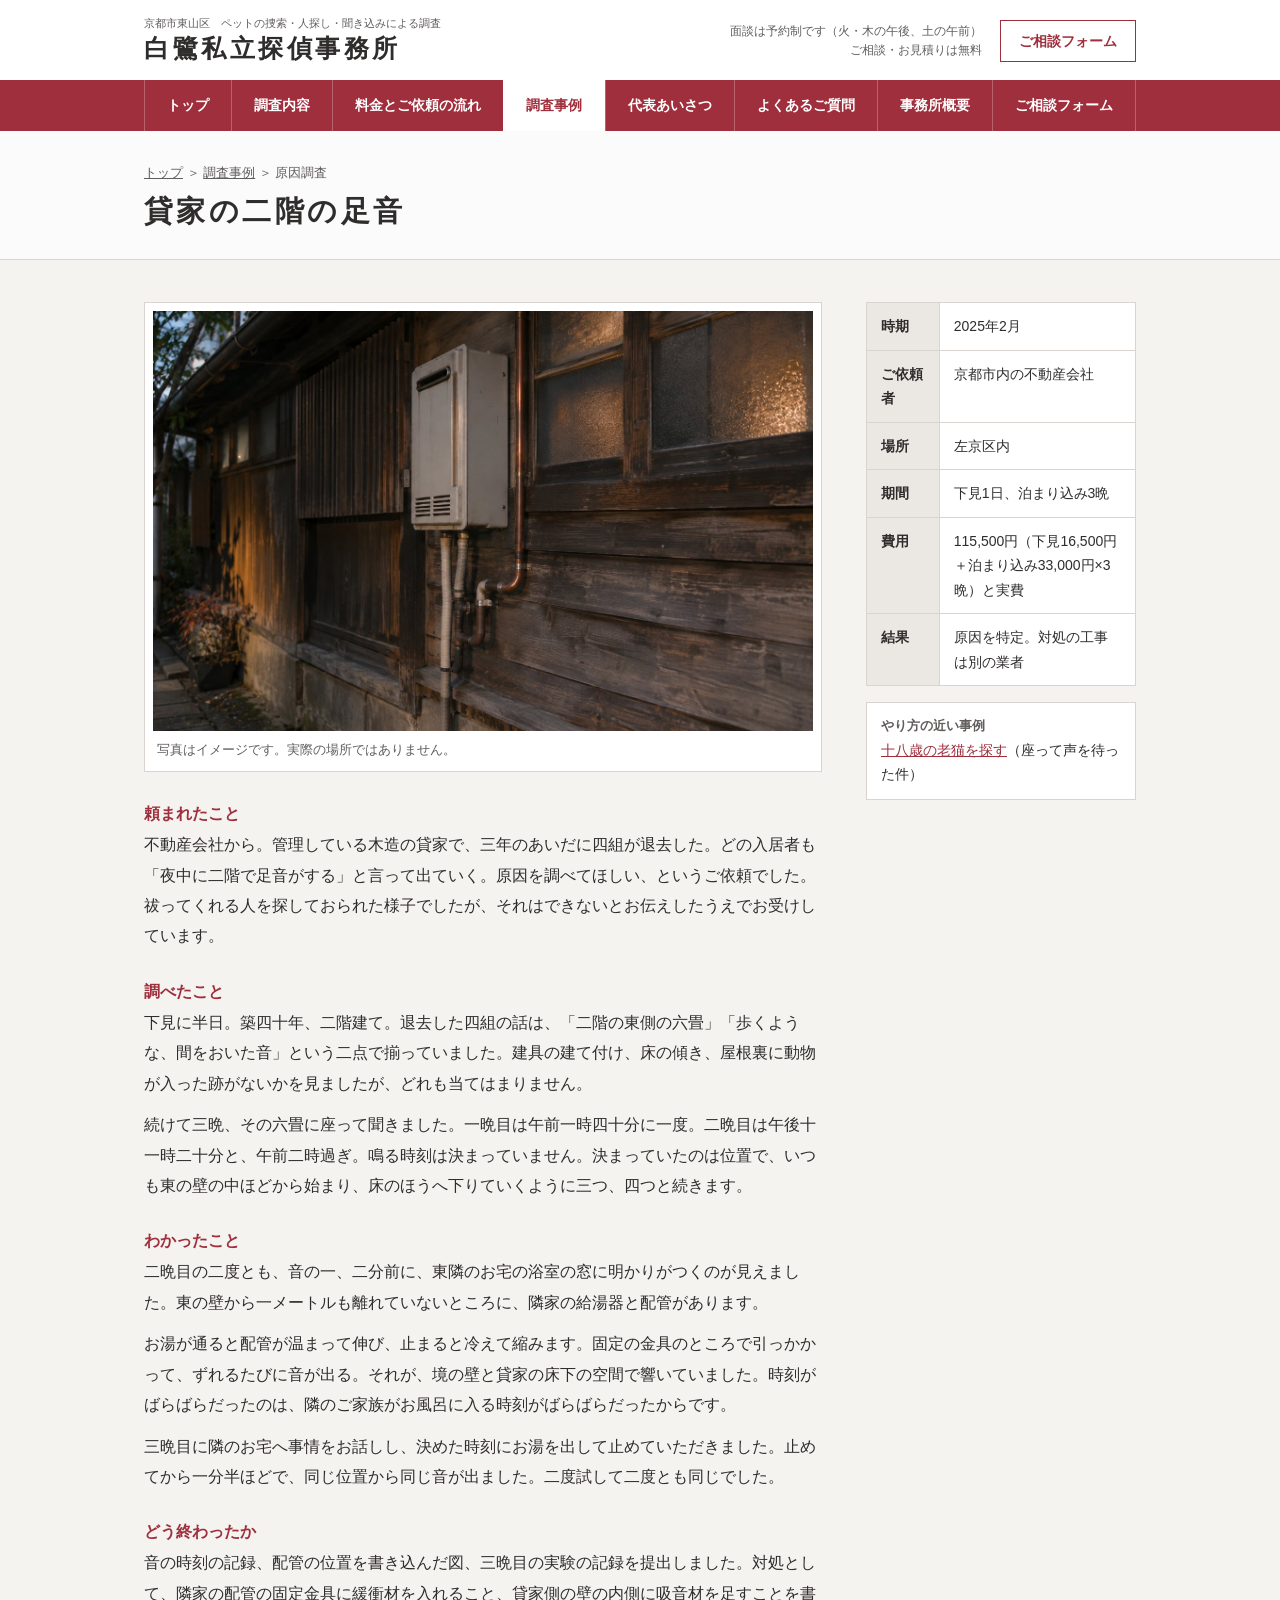
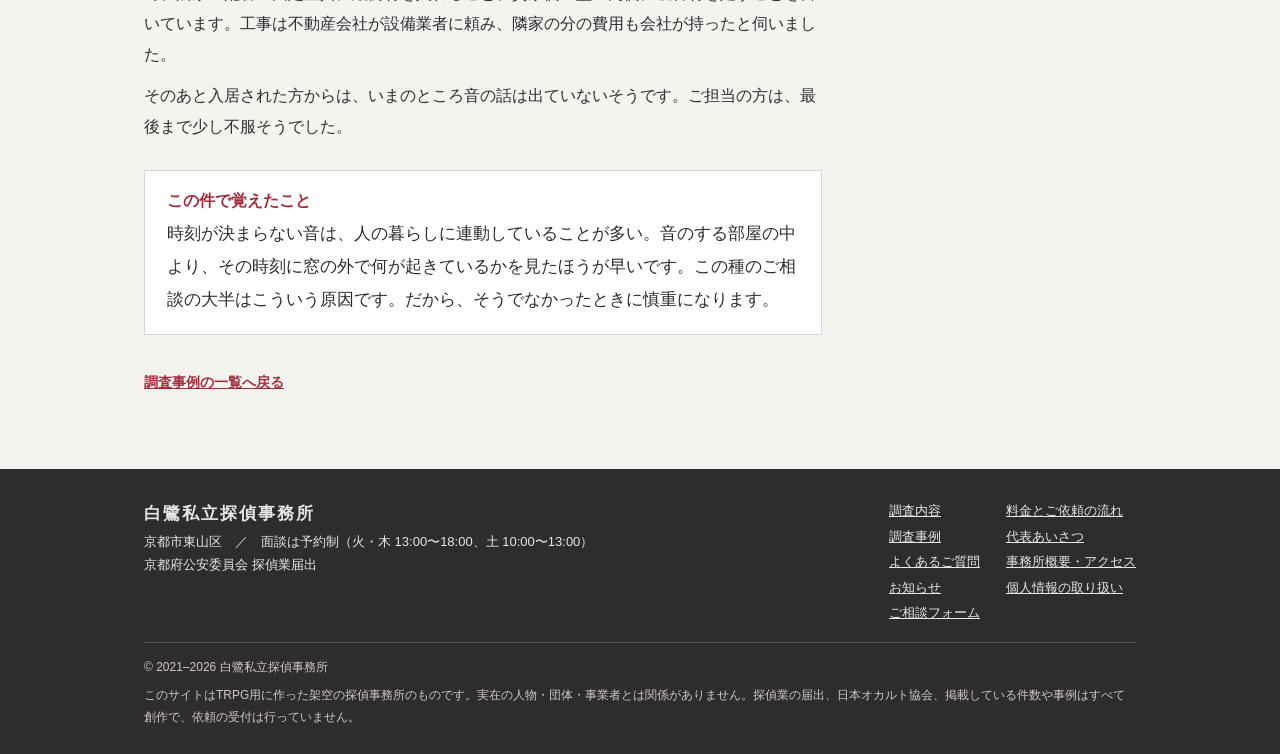
<file: cases/ashioto/index.html>
<!DOCTYPE html>
<html lang="ja">
<head>
<meta charset="utf-8">
<meta name="viewport" content="width=device-width, initial-scale=1">
<meta name="description" content="京都市東山区の個人探偵事務所。ペットの捜索、人探し、聞き込みと固定点の張り込みによる調査、付きまといの記録、原因のわからないご相談をお受けしています。">
<title>貸家の二階の足音｜調査事例｜白鷺私立探偵事務所</title>
<link rel="stylesheet" href="../../css/style.css">
</head>
<body>
<a class="skip" href="#main">本文へ移動</a>

<header class="head">
  <div class="wrap">
    <a class="logo" href="../../index.html"><small>京都市東山区　ペットの捜索・人探し・聞き込みによる調査</small><b>白鷺私立探偵事務所</b></a>
    <p class="head-info"><span>面談は予約制です（火・木の午後、土の午前）<br>ご相談・お見積りは無料</span><a href="../../contact/index.html">ご相談フォーム</a></p>
    <button class="menu-btn" id="menu-btn" type="button" aria-expanded="false" aria-controls="gnav-list">メニュー</button>
  </div>
</header>
<nav class="gnav" aria-label="サイト内メニュー">
  <ul id="gnav-list">
    <li><a href="../../index.html">トップ</a></li>
    <li><a href="../../service/index.html">調査内容</a></li>
    <li><a href="../../price/index.html">料金とご依頼の流れ</a></li>
    <li><a href="../../cases/index.html" aria-current="page">調査事例</a></li>
    <li><a href="../../greeting/index.html">代表あいさつ</a></li>
    <li><a href="../../faq/index.html">よくあるご質問</a></li>
    <li><a href="../../office/index.html">事務所概要</a></li>
    <li><a href="../../contact/index.html">ご相談フォーム</a></li>
  </ul>
</nav>

<main id="main">
<article>
  <div class="ptitle"><div class="wrap"><p class="pan"><a href="../../index.html">トップ</a> ＞ <a href="../../cases/index.html">調査事例</a> ＞ 原因調査</p><h1>貸家の二階の足音</h1></div></div>
  <div class="wrap page case">
    <div class="kiroku">
      <figure class="shashin case-img"><img src="../../img/c_ashioto.jpg" alt="夕方の古い木造住宅の外壁。給湯器と銅色の配管、横の窓に明かり" width="1400" height="933" loading="lazy"><figcaption>写真はイメージです。実際の場所ではありません。</figcaption></figure>
      <section><h2>頼まれたこと</h2>
        <p>不動産会社から。管理している木造の貸家で、三年のあいだに四組が退去した。どの入居者も「夜中に二階で足音がする」と言って出ていく。原因を調べてほしい、というご依頼でした。祓ってくれる人を探しておられた様子でしたが、それはできないとお伝えしたうえでお受けしています。</p></section>
      <section><h2>調べたこと</h2>
        <p>下見に半日。築四十年、二階建て。退去した四組の話は、「二階の東側の六畳」「歩くような、間をおいた音」という二点で揃っていました。建具の建て付け、床の傾き、屋根裏に動物が入った跡がないかを見ましたが、どれも当てはまりません。</p>
        <p>続けて三晩、その六畳に座って聞きました。一晩目は午前一時四十分に一度。二晩目は午後十一時二十分と、午前二時過ぎ。鳴る時刻は決まっていません。決まっていたのは位置で、いつも東の壁の中ほどから始まり、床のほうへ下りていくように三つ、四つと続きます。</p></section>
      <section><h2>わかったこと</h2>
        <p>二晩目の二度とも、音の一、二分前に、東隣のお宅の浴室の窓に明かりがつくのが見えました。東の壁から一メートルも離れていないところに、隣家の給湯器と配管があります。</p>
        <p>お湯が通ると配管が温まって伸び、止まると冷えて縮みます。固定の金具のところで引っかかって、ずれるたびに音が出る。それが、境の壁と貸家の床下の空間で響いていました。時刻がばらばらだったのは、隣のご家族がお風呂に入る時刻がばらばらだったからです。</p>
        <p>三晩目に隣のお宅へ事情をお話しし、決めた時刻にお湯を出して止めていただきました。止めてから一分半ほどで、同じ位置から同じ音が出ました。二度試して二度とも同じでした。</p></section>
      <section><h2>どう終わったか</h2>
        <p>音の時刻の記録、配管の位置を書き込んだ図、三晩目の実験の記録を提出しました。対処として、隣家の配管の固定金具に緩衝材を入れること、貸家側の壁の内側に吸音材を足すことを書いています。工事は不動産会社が設備業者に頼み、隣家の分の費用も会社が持ったと伺いました。</p>
        <p>そのあと入居された方からは、いまのところ音の話は出ていないそうです。ご担当の方は、最後まで少し不服そうでした。</p></section>
      <section class="shokan"><h2>この件で覚えたこと</h2>
        <p>時刻が決まらない音は、人の暮らしに連動していることが多い。音のする部屋の中より、その時刻に窓の外で何が起きているかを見たほうが早いです。この種のご相談の大半はこういう原因です。だから、そうでなかったときに慎重になります。</p></section>
      <a class="back" href="../../cases/index.html">調査事例の一覧へ戻る</a>
    </div>
    <aside>
      <table>
        <tbody>
          <tr><th scope="row">時期</th><td>2025年2月</td></tr>
          <tr><th scope="row">ご依頼者</th><td>京都市内の不動産会社</td></tr>
          <tr><th scope="row">場所</th><td>左京区内</td></tr>
          <tr><th scope="row">期間</th><td>下見1日、泊まり込み3晩</td></tr>
          <tr><th scope="row">費用</th><td>115,500円（下見16,500円＋泊まり込み33,000円×3晩）と実費</td></tr>
          <tr><th scope="row">結果</th><td>原因を特定。対処の工事は別の業者</td></tr>
        </tbody>
      </table>
      <p class="kanren"><b>やり方の近い事例</b><a href="../../cases/neko/index.html">十八歳の老猫を探す</a>（座って声を待った件）</p>
    </aside>
  </div>
</article>
</main>

<footer class="site-foot">
  <div class="wrap">
    <div><b style="font-family:var(--mincho);font-size:17px;letter-spacing:.12em;font-weight:600">白鷺私立探偵事務所</b><br>京都市東山区　／　面談は予約制（火・木 13:00〜18:00、土 10:00〜13:00）<br>京都府公安委員会 探偵業届出</div>
    <ul>
      <li><a href="../../service/index.html">調査内容</a></li>
      <li><a href="../../price/index.html">料金とご依頼の流れ</a></li>
      <li><a href="../../cases/index.html">調査事例</a></li>
      <li><a href="../../greeting/index.html">代表あいさつ</a></li>
      <li><a href="../../faq/index.html">よくあるご質問</a></li>
      <li><a href="../../office/index.html">事務所概要・アクセス</a></li>
      <li><a href="../../news/index.html">お知らせ</a></li>
      <li><a href="../../privacy/index.html">個人情報の取り扱い</a></li>
      <li><a href="../../contact/index.html">ご相談フォーム</a></li>
    </ul>
    <p class="copy">© 2021–2026 白鷺私立探偵事務所
      <span class="fic">このサイトはTRPG用に作った架空の探偵事務所のものです。実在の人物・団体・事業者とは関係がありません。探偵業の届出、日本オカルト協会、掲載している件数や事例はすべて創作で、依頼の受付は行っていません。</span></p>
  </div>
</footer>

<script src="../../js/main.js"></script>
</body>
</html>
</file>
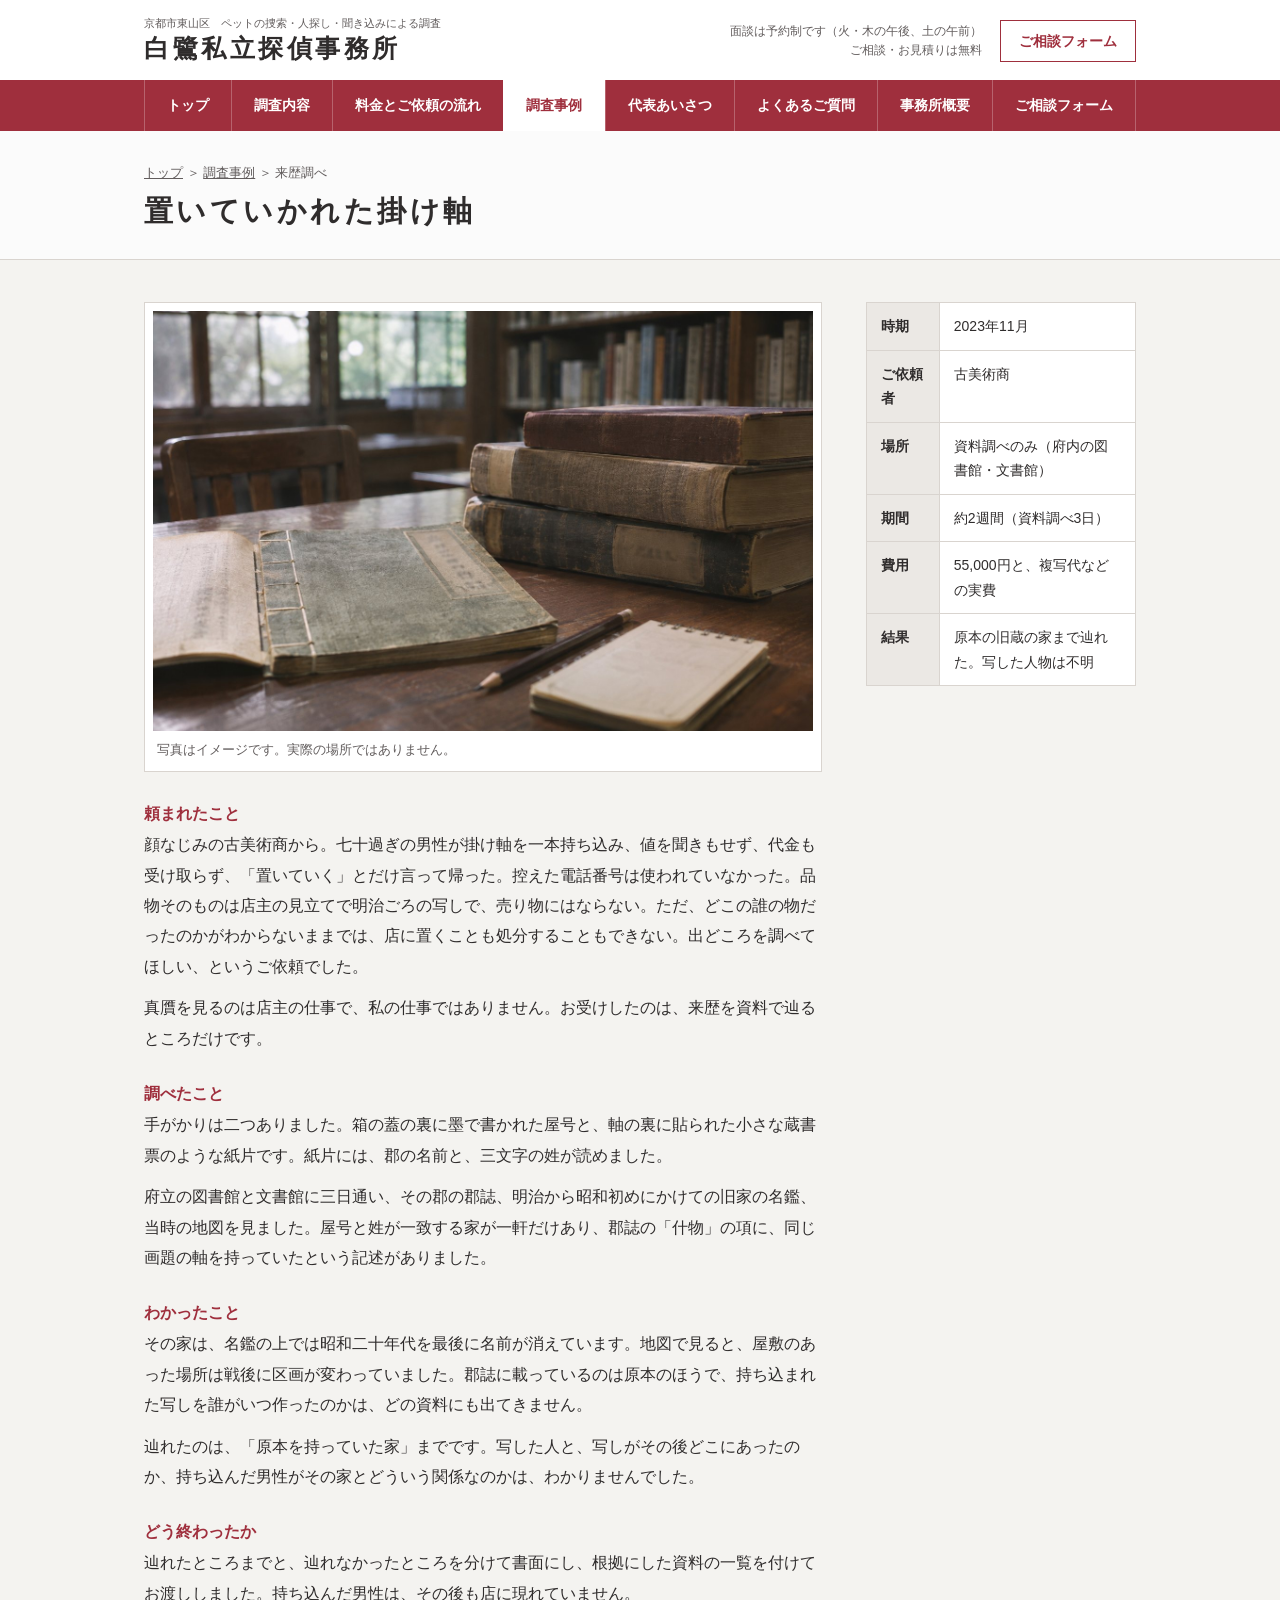
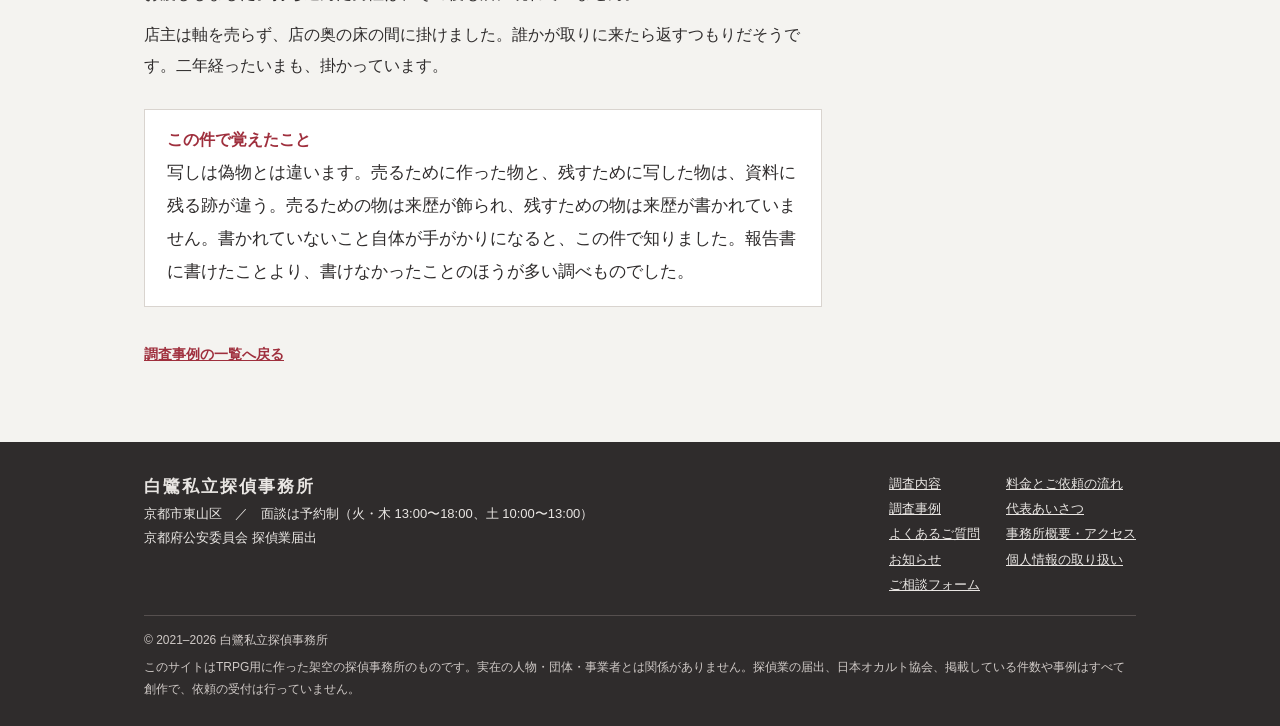
<file: cases/kakejiku/index.html>
<!DOCTYPE html>
<html lang="ja">
<head>
<meta charset="utf-8">
<meta name="viewport" content="width=device-width, initial-scale=1">
<meta name="description" content="京都市東山区の個人探偵事務所。ペットの捜索、人探し、聞き込みと固定点の張り込みによる調査、付きまといの記録、原因のわからないご相談をお受けしています。">
<title>置いていかれた掛け軸｜調査事例｜白鷺私立探偵事務所</title>
<link rel="stylesheet" href="../../css/style.css">
</head>
<body>
<a class="skip" href="#main">本文へ移動</a>

<header class="head">
  <div class="wrap">
    <a class="logo" href="../../index.html"><small>京都市東山区　ペットの捜索・人探し・聞き込みによる調査</small><b>白鷺私立探偵事務所</b></a>
    <p class="head-info"><span>面談は予約制です（火・木の午後、土の午前）<br>ご相談・お見積りは無料</span><a href="../../contact/index.html">ご相談フォーム</a></p>
    <button class="menu-btn" id="menu-btn" type="button" aria-expanded="false" aria-controls="gnav-list">メニュー</button>
  </div>
</header>
<nav class="gnav" aria-label="サイト内メニュー">
  <ul id="gnav-list">
    <li><a href="../../index.html">トップ</a></li>
    <li><a href="../../service/index.html">調査内容</a></li>
    <li><a href="../../price/index.html">料金とご依頼の流れ</a></li>
    <li><a href="../../cases/index.html" aria-current="page">調査事例</a></li>
    <li><a href="../../greeting/index.html">代表あいさつ</a></li>
    <li><a href="../../faq/index.html">よくあるご質問</a></li>
    <li><a href="../../office/index.html">事務所概要</a></li>
    <li><a href="../../contact/index.html">ご相談フォーム</a></li>
  </ul>
</nav>

<main id="main">
<article>
  <div class="ptitle"><div class="wrap"><p class="pan"><a href="../../index.html">トップ</a> ＞ <a href="../../cases/index.html">調査事例</a> ＞ 来歴調べ</p><h1>置いていかれた掛け軸</h1></div></div>
  <div class="wrap page case">
    <div class="kiroku">
      <figure class="shashin case-img"><img src="../../img/c_kakejiku.jpg" alt="図書館の閲覧机に、和綴じの本と古い分厚い本、鉛筆と小さな手帳" width="1400" height="933" loading="lazy"><figcaption>写真はイメージです。実際の場所ではありません。</figcaption></figure>
      <section><h2>頼まれたこと</h2>
        <p>顔なじみの古美術商から。七十過ぎの男性が掛け軸を一本持ち込み、値を聞きもせず、代金も受け取らず、「置いていく」とだけ言って帰った。控えた電話番号は使われていなかった。品物そのものは店主の見立てで明治ごろの写しで、売り物にはならない。ただ、どこの誰の物だったのかがわからないままでは、店に置くことも処分することもできない。出どころを調べてほしい、というご依頼でした。</p>
        <p>真贋を見るのは店主の仕事で、私の仕事ではありません。お受けしたのは、来歴を資料で辿るところだけです。</p></section>
      <section><h2>調べたこと</h2>
        <p>手がかりは二つありました。箱の蓋の裏に墨で書かれた屋号と、軸の裏に貼られた小さな蔵書票のような紙片です。紙片には、郡の名前と、三文字の姓が読めました。</p>
        <p>府立の図書館と文書館に三日通い、その郡の郡誌、明治から昭和初めにかけての旧家の名鑑、当時の地図を見ました。屋号と姓が一致する家が一軒だけあり、郡誌の「什物」の項に、同じ画題の軸を持っていたという記述がありました。</p></section>
      <section><h2>わかったこと</h2>
        <p>その家は、名鑑の上では昭和二十年代を最後に名前が消えています。地図で見ると、屋敷のあった場所は戦後に区画が変わっていました。郡誌に載っているのは原本のほうで、持ち込まれた写しを誰がいつ作ったのかは、どの資料にも出てきません。</p>
        <p>辿れたのは、「原本を持っていた家」までです。写した人と、写しがその後どこにあったのか、持ち込んだ男性がその家とどういう関係なのかは、わかりませんでした。</p></section>
      <section><h2>どう終わったか</h2>
        <p>辿れたところまでと、辿れなかったところを分けて書面にし、根拠にした資料の一覧を付けてお渡ししました。持ち込んだ男性は、その後も店に現れていません。</p>
        <p>店主は軸を売らず、店の奥の床の間に掛けました。誰かが取りに来たら返すつもりだそうです。二年経ったいまも、掛かっています。</p></section>
      <section class="shokan"><h2>この件で覚えたこと</h2>
        <p>写しは偽物とは違います。売るために作った物と、残すために写した物は、資料に残る跡が違う。売るための物は来歴が飾られ、残すための物は来歴が書かれていません。書かれていないこと自体が手がかりになると、この件で知りました。報告書に書けたことより、書けなかったことのほうが多い調べものでした。</p></section>
      <a class="back" href="../../cases/index.html">調査事例の一覧へ戻る</a>
    </div>
    <aside>
      <table>
        <tbody>
          <tr><th scope="row">時期</th><td>2023年11月</td></tr>
          <tr><th scope="row">ご依頼者</th><td>古美術商</td></tr>
          <tr><th scope="row">場所</th><td>資料調べのみ（府内の図書館・文書館）</td></tr>
          <tr><th scope="row">期間</th><td>約2週間（資料調べ3日）</td></tr>
          <tr><th scope="row">費用</th><td>55,000円と、複写代などの実費</td></tr>
          <tr><th scope="row">結果</th><td>原本の旧蔵の家まで辿れた。写した人物は不明</td></tr>
        </tbody>
      </table>
    </aside>
  </div>
</article>
</main>

<footer class="site-foot">
  <div class="wrap">
    <div><b style="font-family:var(--mincho);font-size:17px;letter-spacing:.12em;font-weight:600">白鷺私立探偵事務所</b><br>京都市東山区　／　面談は予約制（火・木 13:00〜18:00、土 10:00〜13:00）<br>京都府公安委員会 探偵業届出</div>
    <ul>
      <li><a href="../../service/index.html">調査内容</a></li>
      <li><a href="../../price/index.html">料金とご依頼の流れ</a></li>
      <li><a href="../../cases/index.html">調査事例</a></li>
      <li><a href="../../greeting/index.html">代表あいさつ</a></li>
      <li><a href="../../faq/index.html">よくあるご質問</a></li>
      <li><a href="../../office/index.html">事務所概要・アクセス</a></li>
      <li><a href="../../news/index.html">お知らせ</a></li>
      <li><a href="../../privacy/index.html">個人情報の取り扱い</a></li>
      <li><a href="../../contact/index.html">ご相談フォーム</a></li>
    </ul>
    <p class="copy">© 2021–2026 白鷺私立探偵事務所
      <span class="fic">このサイトはTRPG用に作った架空の探偵事務所のものです。実在の人物・団体・事業者とは関係がありません。探偵業の届出、日本オカルト協会、掲載している件数や事例はすべて創作で、依頼の受付は行っていません。</span></p>
  </div>
</footer>

<script src="../../js/main.js"></script>
</body>
</html>
</file>
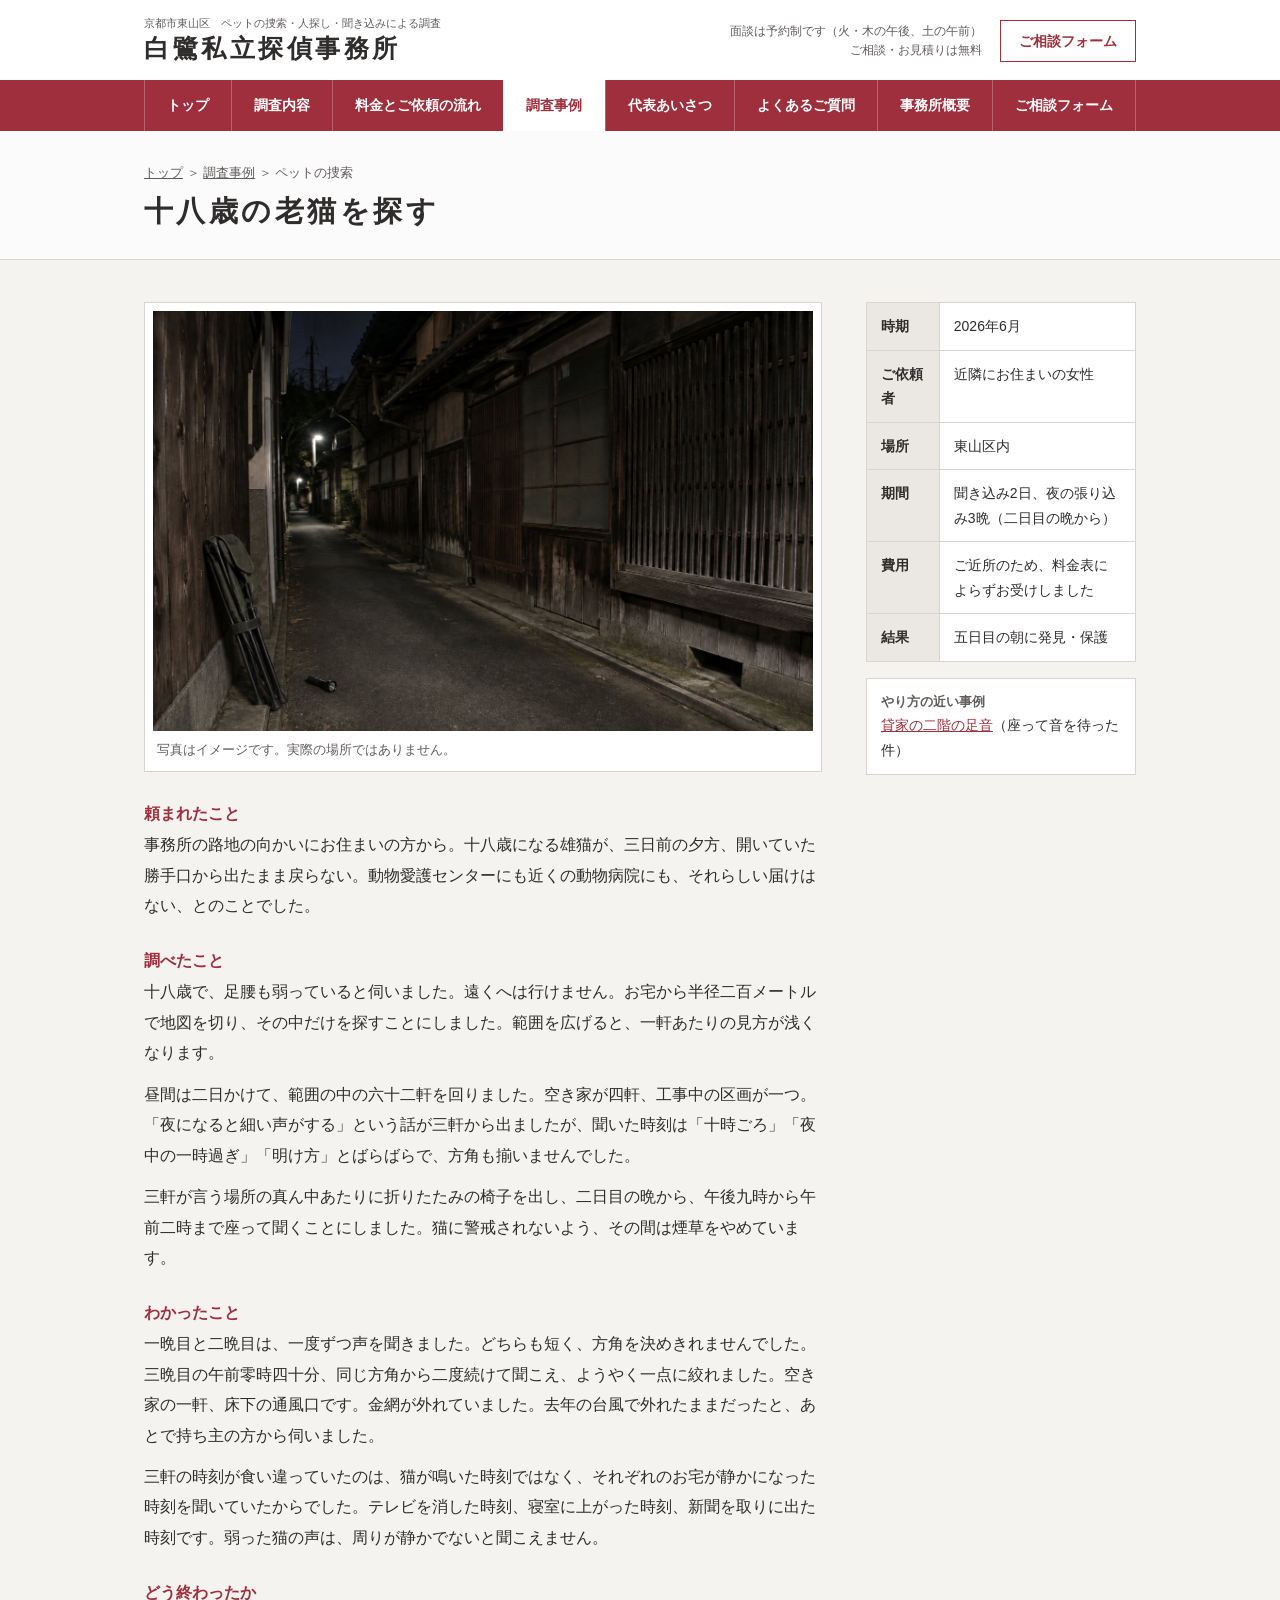
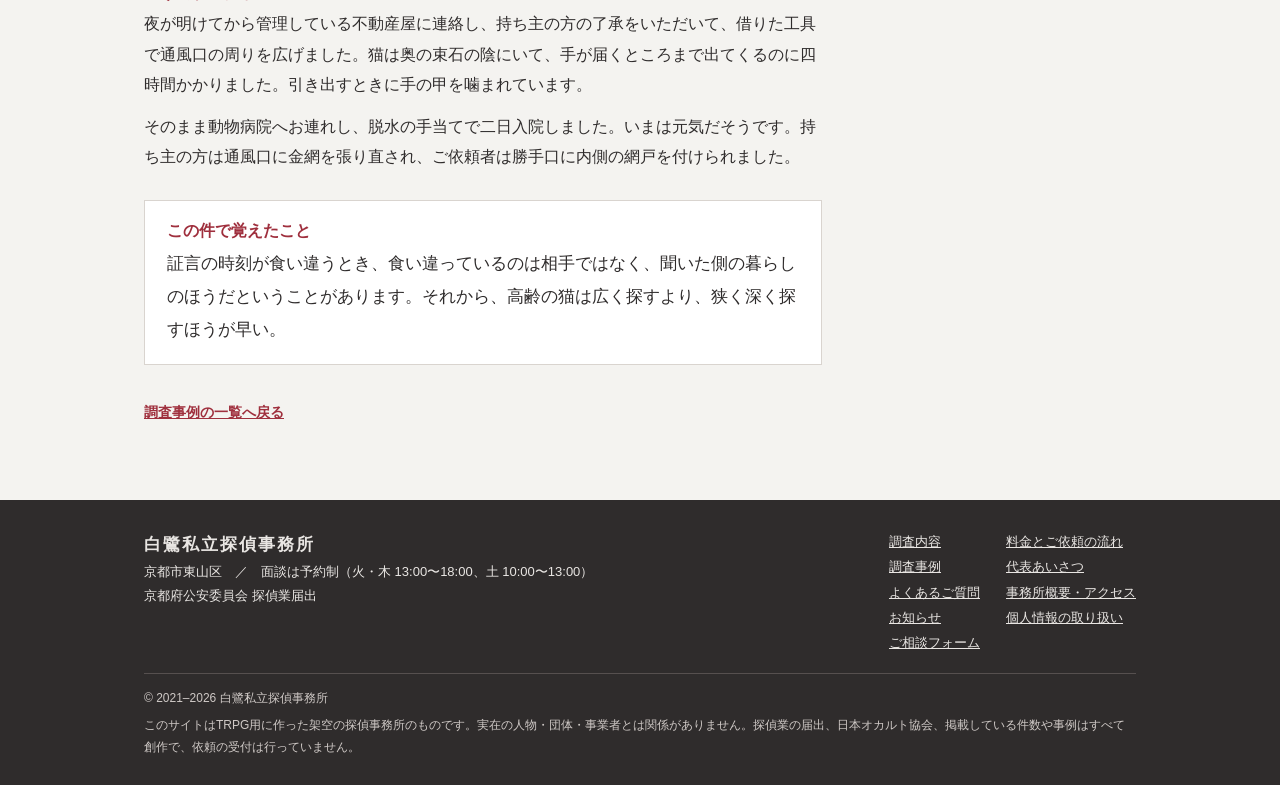
<file: cases/neko/index.html>
<!DOCTYPE html>
<html lang="ja">
<head>
<meta charset="utf-8">
<meta name="viewport" content="width=device-width, initial-scale=1">
<meta name="description" content="京都市東山区の個人探偵事務所。ペットの捜索、人探し、聞き込みと固定点の張り込みによる調査、付きまといの記録、原因のわからないご相談をお受けしています。">
<title>十八歳の老猫を探す｜調査事例｜白鷺私立探偵事務所</title>
<link rel="stylesheet" href="../../css/style.css">
</head>
<body>
<a class="skip" href="#main">本文へ移動</a>

<header class="head">
  <div class="wrap">
    <a class="logo" href="../../index.html"><small>京都市東山区　ペットの捜索・人探し・聞き込みによる調査</small><b>白鷺私立探偵事務所</b></a>
    <p class="head-info"><span>面談は予約制です（火・木の午後、土の午前）<br>ご相談・お見積りは無料</span><a href="../../contact/index.html">ご相談フォーム</a></p>
    <button class="menu-btn" id="menu-btn" type="button" aria-expanded="false" aria-controls="gnav-list">メニュー</button>
  </div>
</header>
<nav class="gnav" aria-label="サイト内メニュー">
  <ul id="gnav-list">
    <li><a href="../../index.html">トップ</a></li>
    <li><a href="../../service/index.html">調査内容</a></li>
    <li><a href="../../price/index.html">料金とご依頼の流れ</a></li>
    <li><a href="../../cases/index.html" aria-current="page">調査事例</a></li>
    <li><a href="../../greeting/index.html">代表あいさつ</a></li>
    <li><a href="../../faq/index.html">よくあるご質問</a></li>
    <li><a href="../../office/index.html">事務所概要</a></li>
    <li><a href="../../contact/index.html">ご相談フォーム</a></li>
  </ul>
</nav>

<main id="main">
<article>
  <div class="ptitle"><div class="wrap"><p class="pan"><a href="../../index.html">トップ</a> ＞ <a href="../../cases/index.html">調査事例</a> ＞ ペットの捜索</p><h1>十八歳の老猫を探す</h1></div></div>
  <div class="wrap page case">
    <div class="kiroku">
      <figure class="shashin case-img"><img src="../../img/c_neko.jpg" alt="夜の路地。壁際にたたんだ折りたたみ椅子、路面に懐中電灯、右奥の家の土台に床下の通風口" width="1400" height="933" loading="lazy"><figcaption>写真はイメージです。実際の場所ではありません。</figcaption></figure>
      <section><h2>頼まれたこと</h2>
        <p>事務所の路地の向かいにお住まいの方から。十八歳になる雄猫が、三日前の夕方、開いていた勝手口から出たまま戻らない。動物愛護センターにも近くの動物病院にも、それらしい届けはない、とのことでした。</p></section>
      <section><h2>調べたこと</h2>
        <p>十八歳で、足腰も弱っていると伺いました。遠くへは行けません。お宅から半径二百メートルで地図を切り、その中だけを探すことにしました。範囲を広げると、一軒あたりの見方が浅くなります。</p>
        <p>昼間は二日かけて、範囲の中の六十二軒を回りました。空き家が四軒、工事中の区画が一つ。「夜になると細い声がする」という話が三軒から出ましたが、聞いた時刻は「十時ごろ」「夜中の一時過ぎ」「明け方」とばらばらで、方角も揃いませんでした。</p>
        <p>三軒が言う場所の真ん中あたりに折りたたみの椅子を出し、二日目の晩から、午後九時から午前二時まで座って聞くことにしました。猫に警戒されないよう、その間は煙草をやめています。</p></section>
      <section><h2>わかったこと</h2>
        <p>一晩目と二晩目は、一度ずつ声を聞きました。どちらも短く、方角を決めきれませんでした。三晩目の午前零時四十分、同じ方角から二度続けて聞こえ、ようやく一点に絞れました。空き家の一軒、床下の通風口です。金網が外れていました。去年の台風で外れたままだったと、あとで持ち主の方から伺いました。</p>
        <p>三軒の時刻が食い違っていたのは、猫が鳴いた時刻ではなく、それぞれのお宅が静かになった時刻を聞いていたからでした。テレビを消した時刻、寝室に上がった時刻、新聞を取りに出た時刻です。弱った猫の声は、周りが静かでないと聞こえません。</p></section>
      <section><h2>どう終わったか</h2>
        <p>夜が明けてから管理している不動産屋に連絡し、持ち主の方の了承をいただいて、借りた工具で通風口の周りを広げました。猫は奥の束石の陰にいて、手が届くところまで出てくるのに四時間かかりました。引き出すときに手の甲を噛まれています。</p>
        <p>そのまま動物病院へお連れし、脱水の手当てで二日入院しました。いまは元気だそうです。持ち主の方は通風口に金網を張り直され、ご依頼者は勝手口に内側の網戸を付けられました。</p></section>
      <section class="shokan"><h2>この件で覚えたこと</h2>
        <p>証言の時刻が食い違うとき、食い違っているのは相手ではなく、聞いた側の暮らしのほうだということがあります。それから、高齢の猫は広く探すより、狭く深く探すほうが早い。</p></section>
      <a class="back" href="../../cases/index.html">調査事例の一覧へ戻る</a>
    </div>
    <aside>
      <table>
        <tbody>
          <tr><th scope="row">時期</th><td>2026年6月</td></tr>
          <tr><th scope="row">ご依頼者</th><td>近隣にお住まいの女性</td></tr>
          <tr><th scope="row">場所</th><td>東山区内</td></tr>
          <tr><th scope="row">期間</th><td>聞き込み2日、夜の張り込み3晩（二日目の晩から）</td></tr>
          <tr><th scope="row">費用</th><td>ご近所のため、料金表によらずお受けしました</td></tr>
          <tr><th scope="row">結果</th><td>五日目の朝に発見・保護</td></tr>
        </tbody>
      </table>
      <p class="kanren"><b>やり方の近い事例</b><a href="../../cases/ashioto/index.html">貸家の二階の足音</a>（座って音を待った件）</p>
    </aside>
  </div>
</article>
</main>

<footer class="site-foot">
  <div class="wrap">
    <div><b style="font-family:var(--mincho);font-size:17px;letter-spacing:.12em;font-weight:600">白鷺私立探偵事務所</b><br>京都市東山区　／　面談は予約制（火・木 13:00〜18:00、土 10:00〜13:00）<br>京都府公安委員会 探偵業届出</div>
    <ul>
      <li><a href="../../service/index.html">調査内容</a></li>
      <li><a href="../../price/index.html">料金とご依頼の流れ</a></li>
      <li><a href="../../cases/index.html">調査事例</a></li>
      <li><a href="../../greeting/index.html">代表あいさつ</a></li>
      <li><a href="../../faq/index.html">よくあるご質問</a></li>
      <li><a href="../../office/index.html">事務所概要・アクセス</a></li>
      <li><a href="../../news/index.html">お知らせ</a></li>
      <li><a href="../../privacy/index.html">個人情報の取り扱い</a></li>
      <li><a href="../../contact/index.html">ご相談フォーム</a></li>
    </ul>
    <p class="copy">© 2021–2026 白鷺私立探偵事務所
      <span class="fic">このサイトはTRPG用に作った架空の探偵事務所のものです。実在の人物・団体・事業者とは関係がありません。探偵業の届出、日本オカルト協会、掲載している件数や事例はすべて創作で、依頼の受付は行っていません。</span></p>
  </div>
</footer>

<script src="../../js/main.js"></script>
</body>
</html>
</file>
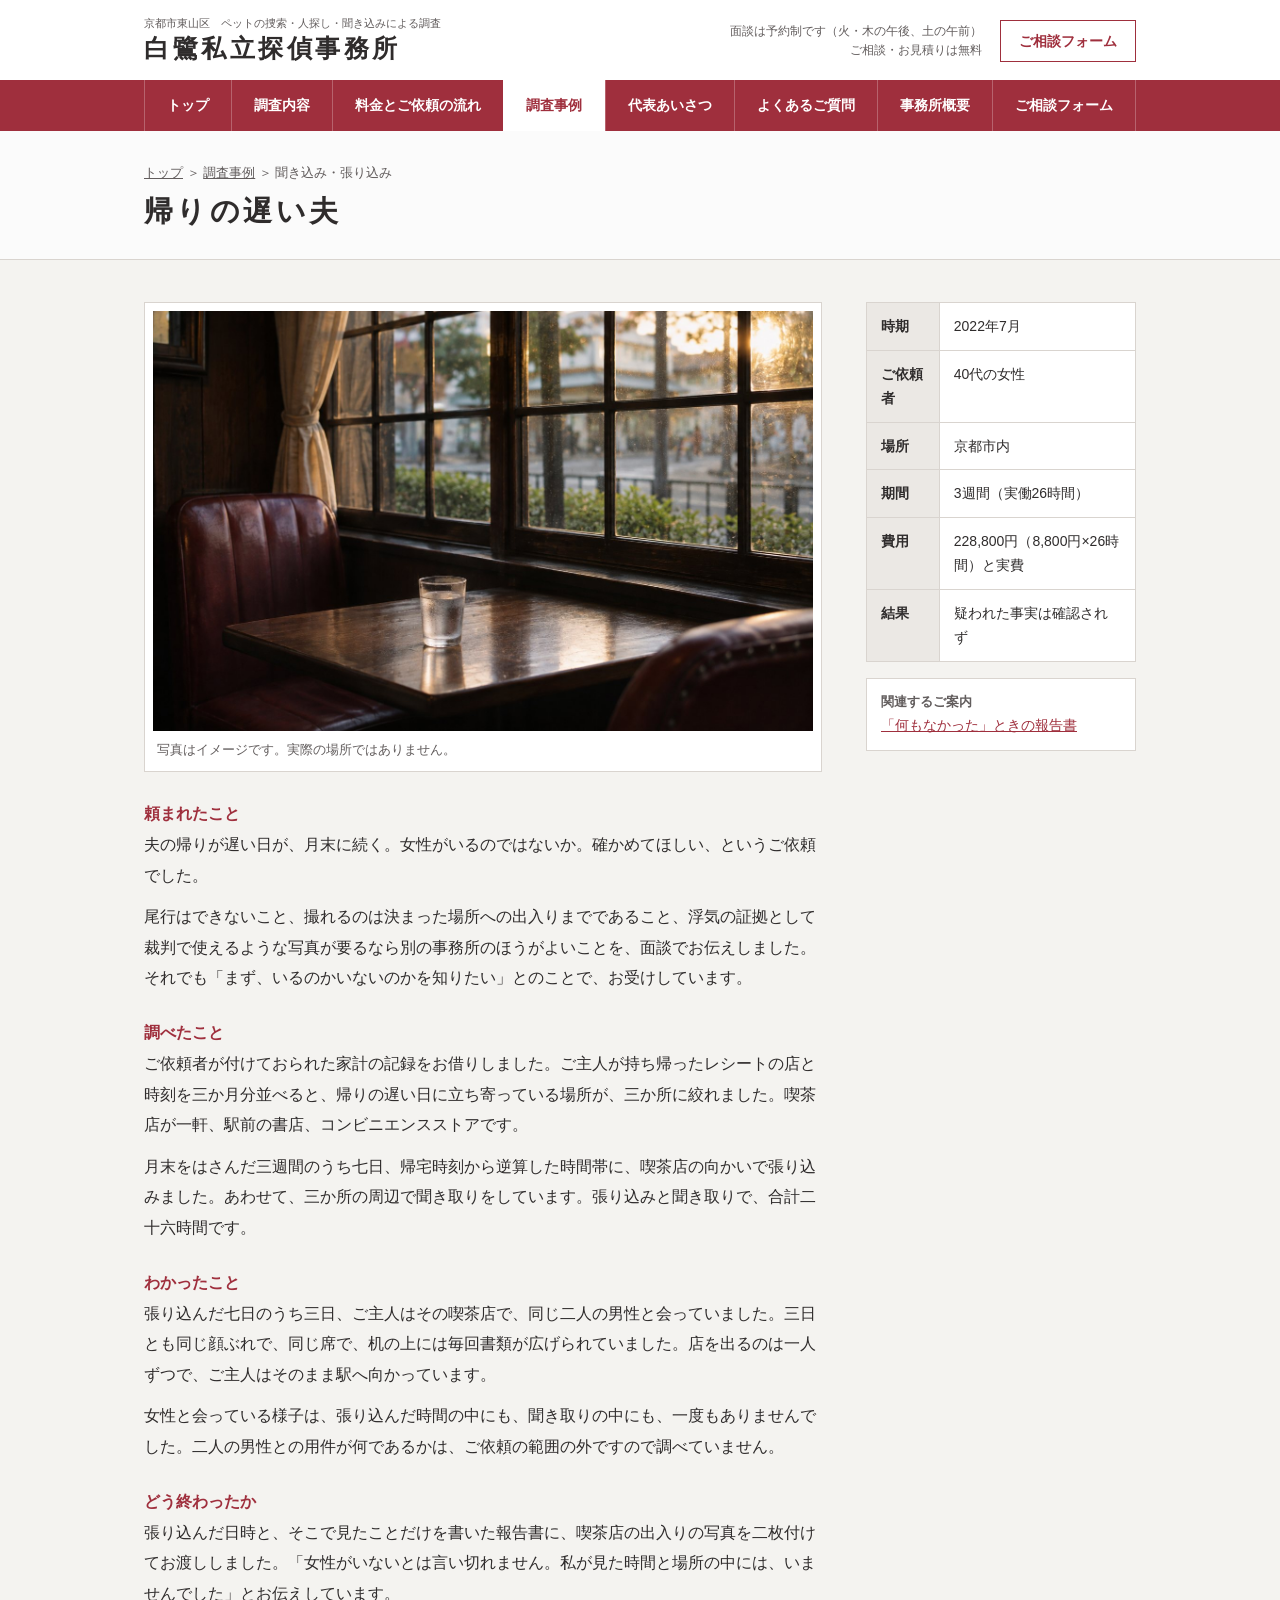
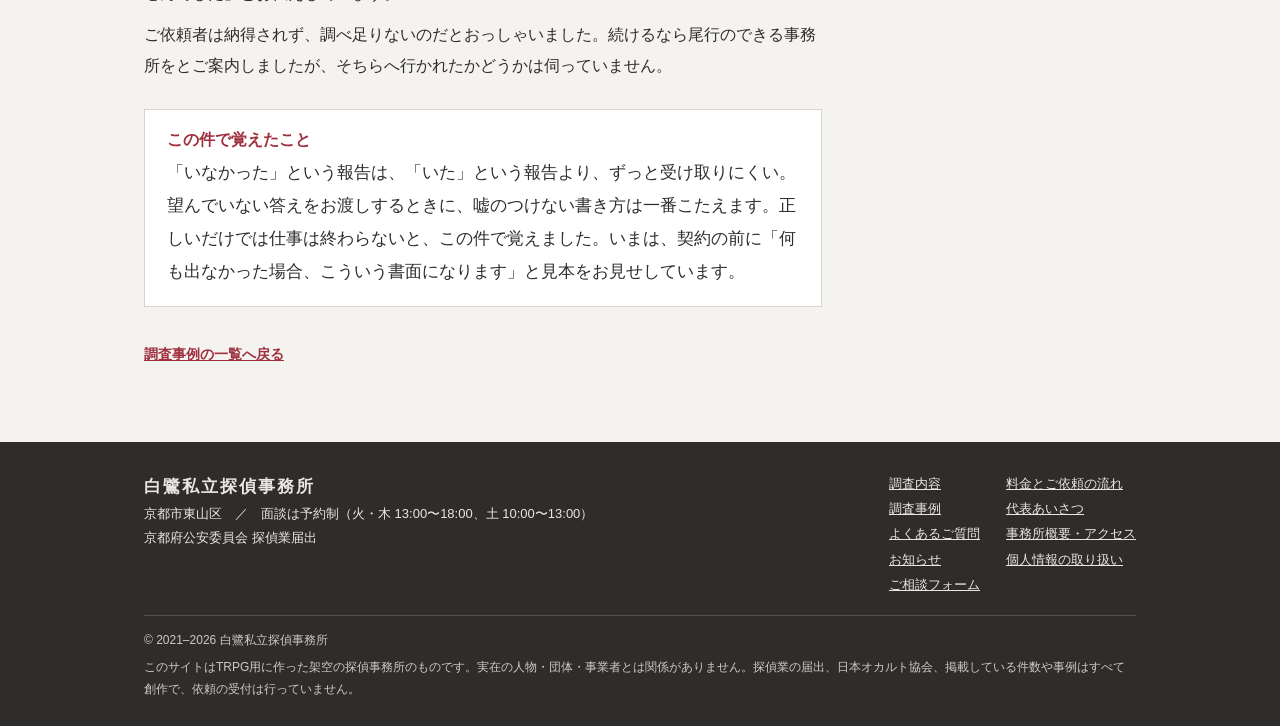
<file: cases/sokou/index.html>
<!DOCTYPE html>
<html lang="ja">
<head>
<meta charset="utf-8">
<meta name="viewport" content="width=device-width, initial-scale=1">
<meta name="description" content="京都市東山区の個人探偵事務所。ペットの捜索、人探し、聞き込みと固定点の張り込みによる調査、付きまといの記録、原因のわからないご相談をお受けしています。">
<title>帰りの遅い夫｜調査事例｜白鷺私立探偵事務所</title>
<link rel="stylesheet" href="../../css/style.css">
</head>
<body>
<a class="skip" href="#main">本文へ移動</a>

<header class="head">
  <div class="wrap">
    <a class="logo" href="../../index.html"><small>京都市東山区　ペットの捜索・人探し・聞き込みによる調査</small><b>白鷺私立探偵事務所</b></a>
    <p class="head-info"><span>面談は予約制です（火・木の午後、土の午前）<br>ご相談・お見積りは無料</span><a href="../../contact/index.html">ご相談フォーム</a></p>
    <button class="menu-btn" id="menu-btn" type="button" aria-expanded="false" aria-controls="gnav-list">メニュー</button>
  </div>
</header>
<nav class="gnav" aria-label="サイト内メニュー">
  <ul id="gnav-list">
    <li><a href="../../index.html">トップ</a></li>
    <li><a href="../../service/index.html">調査内容</a></li>
    <li><a href="../../price/index.html">料金とご依頼の流れ</a></li>
    <li><a href="../../cases/index.html" aria-current="page">調査事例</a></li>
    <li><a href="../../greeting/index.html">代表あいさつ</a></li>
    <li><a href="../../faq/index.html">よくあるご質問</a></li>
    <li><a href="../../office/index.html">事務所概要</a></li>
    <li><a href="../../contact/index.html">ご相談フォーム</a></li>
  </ul>
</nav>

<main id="main">
<article>
  <div class="ptitle"><div class="wrap"><p class="pan"><a href="../../index.html">トップ</a> ＞ <a href="../../cases/index.html">調査事例</a> ＞ 聞き込み・張り込み</p><h1>帰りの遅い夫</h1></div></div>
  <div class="wrap page case">
    <div class="kiroku">
      <figure class="shashin case-img"><img src="../../img/c_sokou.jpg" alt="喫茶店の窓際の空いた席。テーブルに水のグラス、窓の外に夕方の通り" width="1400" height="933" loading="lazy"><figcaption>写真はイメージです。実際の場所ではありません。</figcaption></figure>
      <section><h2>頼まれたこと</h2>
        <p>夫の帰りが遅い日が、月末に続く。女性がいるのではないか。確かめてほしい、というご依頼でした。</p>
        <p>尾行はできないこと、撮れるのは決まった場所への出入りまでであること、浮気の証拠として裁判で使えるような写真が要るなら別の事務所のほうがよいことを、面談でお伝えしました。それでも「まず、いるのかいないのかを知りたい」とのことで、お受けしています。</p></section>
      <section><h2>調べたこと</h2>
        <p>ご依頼者が付けておられた家計の記録をお借りしました。ご主人が持ち帰ったレシートの店と時刻を三か月分並べると、帰りの遅い日に立ち寄っている場所が、三か所に絞れました。喫茶店が一軒、駅前の書店、コンビニエンスストアです。</p>
        <p>月末をはさんだ三週間のうち七日、帰宅時刻から逆算した時間帯に、喫茶店の向かいで張り込みました。あわせて、三か所の周辺で聞き取りをしています。張り込みと聞き取りで、合計二十六時間です。</p></section>
      <section><h2>わかったこと</h2>
        <p>張り込んだ七日のうち三日、ご主人はその喫茶店で、同じ二人の男性と会っていました。三日とも同じ顔ぶれで、同じ席で、机の上には毎回書類が広げられていました。店を出るのは一人ずつで、ご主人はそのまま駅へ向かっています。</p>
        <p>女性と会っている様子は、張り込んだ時間の中にも、聞き取りの中にも、一度もありませんでした。二人の男性との用件が何であるかは、ご依頼の範囲の外ですので調べていません。</p></section>
      <section><h2>どう終わったか</h2>
        <p>張り込んだ日時と、そこで見たことだけを書いた報告書に、喫茶店の出入りの写真を二枚付けてお渡ししました。「女性がいないとは言い切れません。私が見た時間と場所の中には、いませんでした」とお伝えしています。</p>
        <p>ご依頼者は納得されず、調べ足りないのだとおっしゃいました。続けるなら尾行のできる事務所をとご案内しましたが、そちらへ行かれたかどうかは伺っていません。</p></section>
      <section class="shokan"><h2>この件で覚えたこと</h2>
        <p>「いなかった」という報告は、「いた」という報告より、ずっと受け取りにくい。望んでいない答えをお渡しするときに、嘘のつけない書き方は一番こたえます。正しいだけでは仕事は終わらないと、この件で覚えました。いまは、契約の前に「何も出なかった場合、こういう書面になります」と見本をお見せしています。</p></section>
      <a class="back" href="../../cases/index.html">調査事例の一覧へ戻る</a>
    </div>
    <aside>
      <table>
        <tbody>
          <tr><th scope="row">時期</th><td>2022年7月</td></tr>
          <tr><th scope="row">ご依頼者</th><td>40代の女性</td></tr>
          <tr><th scope="row">場所</th><td>京都市内</td></tr>
          <tr><th scope="row">期間</th><td>3週間（実働26時間）</td></tr>
          <tr><th scope="row">費用</th><td>228,800円（8,800円×26時間）と実費</td></tr>
          <tr><th scope="row">結果</th><td>疑われた事実は確認されず</td></tr>
        </tbody>
      </table>
      <p class="kanren"><b>関連するご案内</b><a href="../../price/index.html">「何もなかった」ときの報告書</a></p>
    </aside>
  </div>
</article>
</main>

<footer class="site-foot">
  <div class="wrap">
    <div><b style="font-family:var(--mincho);font-size:17px;letter-spacing:.12em;font-weight:600">白鷺私立探偵事務所</b><br>京都市東山区　／　面談は予約制（火・木 13:00〜18:00、土 10:00〜13:00）<br>京都府公安委員会 探偵業届出</div>
    <ul>
      <li><a href="../../service/index.html">調査内容</a></li>
      <li><a href="../../price/index.html">料金とご依頼の流れ</a></li>
      <li><a href="../../cases/index.html">調査事例</a></li>
      <li><a href="../../greeting/index.html">代表あいさつ</a></li>
      <li><a href="../../faq/index.html">よくあるご質問</a></li>
      <li><a href="../../office/index.html">事務所概要・アクセス</a></li>
      <li><a href="../../news/index.html">お知らせ</a></li>
      <li><a href="../../privacy/index.html">個人情報の取り扱い</a></li>
      <li><a href="../../contact/index.html">ご相談フォーム</a></li>
    </ul>
    <p class="copy">© 2021–2026 白鷺私立探偵事務所
      <span class="fic">このサイトはTRPG用に作った架空の探偵事務所のものです。実在の人物・団体・事業者とは関係がありません。探偵業の届出、日本オカルト協会、掲載している件数や事例はすべて創作で、依頼の受付は行っていません。</span></p>
  </div>
</footer>

<script src="../../js/main.js"></script>
</body>
</html>
</file>
<file: css/style.css>
/* 設定：2021年5月の開業時に、月額制のホームページ作成サービスのひな形で代表本人が作ったサイト。
   2026年秋に本人が文章を全面的に書き直した。
   layout：見出し帯＋臙脂のメニュー帯。左揃え。ページごとに組み方を変える。 */
:root{
  color-scheme: light;
  --base:#f4f3f0;
  --photo:#fbfbfb;
  --paper:#ffffff;
  --sumi:#2f2c2c;
  --nezu:#625d5d;
  --kei:#d9d4cf;
  --enji:#9f2f3d;
  --enji-koi:#7d2430;
  --enji-usu:#f6eaea;
  --gothic:"游ゴシック体","Yu Gothic",YuGothic,"Hiragino Kaku Gothic ProN","Hiragino Sans","Meiryo",sans-serif;
  --mincho:"游明朝体","Yu Mincho",YuMincho,"Hiragino Mincho ProN","HG明朝E","MS P明朝",serif;
}
*{box-sizing:border-box}
html{scroll-behavior:smooth}
body{margin:0;background:var(--base);color:var(--sumi);font-family:var(--gothic);font-weight:500;font-size:16px;line-height:1.9}
img{max-width:100%;height:auto;display:block}
a{color:var(--enji)}
a:hover{text-decoration:none}
h1,h2,h3,h4,p,figure,dl,dd,ul,ol{margin:0}
ul,ol{padding:0}
h1,h2,h3,h4{line-height:1.5;text-wrap:balance}
.wrap{max-width:1040px;margin:0 auto;padding:0 24px}
:focus-visible{outline:2px solid var(--enji);outline-offset:2px}
.skip{position:absolute;left:-9999px}
.skip:focus{left:8px;top:8px;background:#fff;padding:8px 12px;z-index:50}

/* 見出し帯 */
.head{background:var(--paper)}
.head .wrap{display:flex;align-items:center;justify-content:space-between;gap:16px;padding-top:16px;padding-bottom:14px}
.logo{text-decoration:none;color:var(--sumi);display:block;line-height:1.4}
.logo small{display:block;font-size:11px;color:var(--nezu)}
.logo b{font-family:var(--mincho);font-size:25px;letter-spacing:.14em;font-weight:600}
.head-info{display:flex;align-items:center;gap:18px;font-size:12px;color:var(--nezu);line-height:1.6;text-align:right}
.head-info a{display:inline-block;background:var(--paper);border:1px solid var(--enji);color:var(--enji);font-weight:700;font-size:14px;text-decoration:none;padding:9px 18px;white-space:nowrap}
.head-info a:hover{background:var(--enji);color:#fff}
.menu-btn{display:none;white-space:nowrap;flex:none;font:inherit;font-size:13px;font-weight:700;background:var(--paper);color:var(--sumi);border:1px solid var(--sumi);border-radius:3px;padding:8px 14px;min-height:44px;cursor:pointer}
.gnav{background:var(--enji)}
.gnav ul{display:flex;list-style:none;margin:0 auto;padding:0 24px;max-width:1040px}
.gnav li{flex:1 1 auto}
.gnav a{display:block;text-align:center;color:#fff;text-decoration:none;font-size:14px;font-weight:700;padding:12px 6px;border-left:1px solid rgba(255,255,255,.25);white-space:nowrap}
.gnav li:last-child a{border-right:1px solid rgba(255,255,255,.25)}
.gnav a:hover{background:var(--enji-koi)}
.gnav a[aria-current="page"]{background:var(--paper);color:var(--enji)}


/* 共通の部品 */
.h2{font-family:var(--mincho);font-size:23px;font-weight:600;letter-spacing:.08em;padding-bottom:9px;margin-bottom:20px;border-bottom:1px solid var(--kei);position:relative}
.h2::after{content:"";position:absolute;left:0;bottom:-1px;width:64px;height:3px;background:var(--enji)}
.h3{font-size:17px;font-weight:700;margin:28px 0 8px;padding-left:10px;border-left:4px solid var(--enji);line-height:1.5}
.blk + .blk{margin-top:54px}
p + p{margin-top:.9em}
.more{display:inline-block;margin-top:12px;font-weight:700;font-size:14px}
.more::before{content:"";display:inline-block;width:7px;height:7px;border-top:2px solid currentColor;border-right:2px solid currentColor;transform:rotate(45deg);margin-right:8px;vertical-align:2px}
.small{font-size:13px;color:var(--nezu);line-height:1.8}
.li{padding-left:1.3em}
.li li{margin-bottom:.35em}
.kome{list-style:none;font-size:13px;color:var(--nezu);margin-top:10px;line-height:1.8}
.kome li{padding-left:1.2em;text-indent:-1.2em}
.waku{background:var(--paper);border:1px solid var(--kei);padding:18px 22px}
.keikoku{border-top:1px solid var(--kei);border-bottom:1px solid var(--kei);padding:14px 2px 15px}
.keikoku h3,.keikoku h4{font-size:15.500px;font-weight:700;color:var(--enji);margin-bottom:4px;padding-left:1.3em;text-indent:-1.3em}
.keikoku h3::before,.keikoku h4::before{content:"※";display:inline-block;width:1.3em;text-indent:0}
.keikoku p{padding-left:1.3em;font-size:15px}
.keikoku .li{list-style:none;padding-left:1.3em;font-size:15px}
.keikoku .li li{padding-left:1em;text-indent:-1em}
.keikoku .li li::before{content:"・"}
.tbl-box{overflow-x:auto}
table{border-collapse:collapse;width:100%;background:var(--paper);font-size:15px;line-height:1.75}
th,td{border:1px solid var(--kei);padding:11px 14px;text-align:left;vertical-align:top}
th{background:#ebe8e4;font-weight:700}
thead th{background:var(--sumi);color:#fff;border-color:var(--sumi);font-size:14px;white-space:nowrap}
tbody th{white-space:nowrap}
td.yen{white-space:nowrap;font-weight:700;font-variant-numeric:tabular-nums}
td.c{text-align:center;white-space:nowrap}

/* 下層ページの題 */
.ptitle{background:var(--photo);border-bottom:1px solid var(--kei);padding:30px 0 26px}
.ptitle h1{font-family:var(--mincho);font-size:29px;font-weight:600;letter-spacing:.12em}
.pan{font-size:13px;color:var(--nezu);margin-bottom:4px}
.pan a{color:var(--nezu)}
.ptitle .lead{margin-top:10px;max-width:44em;font-size:15px}
.page{padding-top:42px;padding-bottom:72px}
.narrow{max-width:820px}
.jump{display:flex;flex-wrap:wrap;gap:6px 8px;list-style:none;margin-bottom:38px}
.jump button{font:inherit;font-size:14px;font-weight:700;background:var(--paper);border:1px solid var(--kei);color:var(--sumi);padding:6px 14px;min-height:40px;cursor:pointer}
.jump button:hover{border-color:var(--enji);color:var(--enji)}

/* トップ */
.intro{background:var(--photo);border-bottom:1px solid var(--kei);padding:44px 0 46px}
.intro h1{font-family:var(--mincho);font-size:30px;font-weight:600;letter-spacing:.08em;line-height:1.6}
.intro .say{margin-top:14px;max-width:41em}
.dekiru{display:grid;grid-template-columns:1.25fr 1fr;gap:0;margin-top:30px;border:1px solid var(--kei);background:var(--paper)}
.dekiru > div{padding:20px 24px 22px}
.dekiru > div + div{border-left:1px solid var(--kei);background:#f9f7f5}
.dekiru h2{font-size:15px;font-weight:700;margin-bottom:10px}
.dekiru h2 span{font-family:var(--mincho);font-size:19px;color:var(--enji);margin-right:4px}
.dekiru ul{list-style:none}
.dekiru li{padding:7px 0;border-top:1px dotted var(--kei);font-size:15px;line-height:1.7}
.dekiru li small{display:block;font-size:13px;color:var(--nezu)}
.cols{display:grid;grid-template-columns:minmax(0,1fr) 280px;gap:44px;padding-top:46px;padding-bottom:72px;align-items:start}
.aisatsu{display:grid;grid-template-columns:112px 1fr;gap:22px;align-items:start}
.aisatsu img{border:1px solid var(--kei);background:var(--photo)}
.aisatsu figcaption{font-size:12px;color:var(--nezu);margin-top:4px;line-height:1.5}
.hajimete{list-style:none;counter-reset:h;display:grid;grid-template-columns:repeat(3,1fr);gap:0;border:1px solid var(--kei);background:var(--paper)}
.hajimete li{counter-increment:h;padding:16px 18px 18px;font-size:14px;line-height:1.75}
.hajimete li + li{border-left:1px solid var(--kei)}
.hajimete b{display:block;font-size:16px;margin-bottom:2px}
.hajimete b::before{content:counter(h) "．";color:var(--enji);font-family:var(--mincho);font-size:19px}
.side{display:flex;flex-direction:column;gap:22px;font-size:14px;line-height:1.8}
.box{background:var(--paper);border:1px solid var(--kei)}
.box h2{font-size:14px;font-weight:700;background:var(--sumi);color:#fff;padding:7px 14px;letter-spacing:.08em}
.box .in{padding:13px 14px}
.news{list-style:none}
.news li{padding:10px 14px;border-bottom:1px dotted var(--kei)}
.news li:last-child{border-bottom:0}
.news time{display:block;font-size:12px;color:var(--nezu);font-variant-numeric:tabular-nums}
.box .foot{border-top:1px solid var(--kei);padding:8px 14px;font-size:13px;font-weight:700}
.kensu{width:100%;font-size:14px}
.kensu th,.kensu td{border:0;border-bottom:1px dotted var(--kei);padding:6px 0;background:none}
.kensu td{text-align:right;font-variant-numeric:tabular-nums;white-space:nowrap}
.kensu tr:last-child th,.kensu tr:last-child td{border-bottom:0}

/* 事例の一覧 */
.jirei{width:100%}
.jirei td,.jirei th{font-size:15px}
.jirei .when{white-space:nowrap;font-variant-numeric:tabular-nums;color:var(--nezu);font-size:14px}
.jirei .kind{white-space:nowrap;font-weight:700;color:var(--enji);font-size:14px}
.jirei a{font-weight:700}
.jirei .res{font-size:14px}

/* 調査内容 */
.svc{border-top:1px solid var(--kei);padding:30px 0 34px;display:grid;grid-template-columns:minmax(0,1fr) 300px;gap:14px 36px;align-items:start}
.svc:first-of-type{border-top:0;padding-top:0}
.svc h2{font-family:var(--mincho);font-size:22px;font-weight:600;letter-spacing:.06em;grid-column:1 / -1}
.svc h2 small{font-family:var(--gothic);font-size:13px;color:var(--nezu);font-weight:500;margin-left:12px;letter-spacing:0}
.svc .meyasu{background:var(--paper);border:1px solid var(--kei);font-size:14px;line-height:1.75}
.svc .meyasu div{padding:10px 14px;border-bottom:1px dotted var(--kei)}
.svc .meyasu div:last-child{border-bottom:0}
.svc .meyasu dt{font-weight:700;color:var(--enji);font-size:13px}

/* 料金・流れ */
.nagare{list-style:none;counter-reset:n}
.nagare > li{counter-increment:n;display:grid;grid-template-columns:40px 1fr;gap:16px;padding:0 0 22px;position:relative}
.nagare > li::before{content:counter(n);width:40px;height:40px;border-radius:50%;background:var(--enji);color:#fff;font-weight:700;font-size:17px;display:flex;align-items:center;justify-content:center;position:relative;z-index:1}
.nagare > li::after{content:"";position:absolute;left:19px;top:40px;bottom:0;width:2px;background:var(--kei)}
.nagare > li:last-child::after{display:none}
.nagare h3{font-size:17px;padding-top:4px}
.nagare p,.nagare ul{font-size:15px}

/* 代表あいさつ */
.greet{display:grid;grid-template-columns:250px minmax(0,1fr);gap:44px;align-items:start}
.greet figure{background:var(--photo);border:1px solid var(--kei)}
.greet figcaption{font-size:13px;padding:8px 12px;border-top:1px solid var(--kei);background:var(--paper);line-height:1.6}
.greet .lead{font-family:var(--mincho);font-size:23px;font-weight:600;line-height:1.8;letter-spacing:.06em;margin-bottom:1.2em}
.greet .txt p + p{margin-top:1.25em}
.greet .hitokoto{border-left:3px solid var(--enji);padding:2px 0 2px 16px;margin:1.6em 0;font-family:var(--mincho);font-size:18px}
.sign{text-align:right;margin-top:1.8em}
.sign b{font-family:var(--mincho);font-size:22px;letter-spacing:.3em;font-weight:600}
.keireki{margin-top:18px;font-size:14px}
.keireki th{width:5.5em}

/* 事例の本文 */
.case{display:grid;grid-template-columns:minmax(0,1fr) 270px;gap:44px;align-items:start}
.kiroku section + section{margin-top:28px}
.kiroku h2{font-size:16px;font-weight:700;color:var(--enji);margin-bottom:4px}
.kiroku p + p{margin-top:.7em}
.kiroku .shokan{background:var(--paper);border:1px solid var(--kei);padding:18px 22px}
.kiroku .shokan p{font-family:var(--mincho);font-size:16.500px;line-height:2}
.case aside{font-size:14px;line-height:1.75}
.case aside table{font-size:14px}
.case aside th{width:5.2em;white-space:normal}
.case aside .kanren{margin-top:16px;background:var(--paper);border:1px solid var(--kei);padding:12px 14px}
.case aside .kanren b{display:block;font-size:13px;color:var(--nezu)}
.back{display:inline-block;margin-top:34px;font-weight:700;font-size:14px}

/* よくあるご質問 */
.faq{border-bottom:1px solid var(--kei);margin-bottom:8px}
.faq dt{font-weight:700;padding:15px 0 4px 2.2em;text-indent:-2.2em;border-top:1px solid var(--kei)}
.faq dt::before{content:"Q．";color:var(--enji);font-family:var(--mincho);font-size:19px}
.faq dd{padding:0 0 15px 2.2em;font-size:15.500px}

/* 事務所概要 */
.gaiyo th{width:9em;white-space:normal}
.zu{background:var(--paper);border:1px solid var(--kei);padding:10px}
.shashin{background:var(--paper);border:1px solid var(--kei);padding:8px}
.shashin figcaption{font-size:13px;color:var(--nezu);padding:8px 4px 2px;line-height:1.7}
.shashin2{display:grid;grid-template-columns:1fr 1fr;gap:14px;margin-bottom:22px}
.dogu img{width:100%;max-height:380px;object-fit:cover}
.intro-img{margin-bottom:28px}
.intro-img img{width:100%;aspect-ratio:1400/480;object-fit:cover;object-position:50% 78%;border:1px solid var(--kei)}
.hs{position:relative;display:block}
.hs-b{position:absolute;background:none;border:0;padding:0;margin:0;cursor:default;outline:none;-webkit-tap-highlight-color:transparent}
.hs-haizara{left:53%;top:12%;width:20%;height:38%}
.hs-tabako{left:41%;top:12%;width:24%;height:35%}
.hs-hyosatsu{left:62%;top:42%;width:15%;height:18%}
@media (max-width:760px){.intro-img img{aspect-ratio:auto}.hs-haizara{top:38%;height:24%}}
body.ura-on{background:#000}
body.ura-on > *:not(#ura){display:none !important}
#ura{display:none;background:#000;color:#e9e6e3;font-family:var(--mincho);font-weight:500;min-height:100vh;padding:72px 24px 56px;line-height:2}
body.ura-on #ura{display:block;animation:ura-in .7s ease-out}
@keyframes ura-in{from{opacity:0}to{opacity:1}}
@media (prefers-reduced-motion:reduce){body.ura-on #ura{animation:none}}
#ura .in{max-width:520px;margin:0 auto}
#ura h1{font-size:15px;font-weight:500;letter-spacing:.2em}
#ura .to{font-size:22px;margin:40px 0 56px;letter-spacing:.1em}
#ura h2{font-size:15px;font-weight:500;letter-spacing:.2em;border-bottom:1px solid #e9e6e3;padding-bottom:6px;margin:48px 0 16px}
#ura p{font-size:16px}
#ura dl{display:grid;grid-template-columns:7em 1fr;font-size:16px}
#ura dd{margin:0}
#ura ul{list-style:none;margin-top:14px;font-size:14px}
#ura li{padding-left:1.3em;text-indent:-1.3em}
#ura label{display:block;font-size:14px;margin-top:16px}
#ura input,#ura textarea{display:block;width:100%;font:inherit;font-size:16px;color:#e9e6e3;background:#000;border:1px solid #e9e6e3;border-radius:0;padding:8px 10px;margin-top:4px}
#ura textarea{min-height:120px}
#ura button{font:inherit;font-size:15px;letter-spacing:.3em;color:#e9e6e3;background:#000;border:1px solid #e9e6e3;padding:10px 36px;min-height:46px;margin-top:22px;cursor:pointer}
#ura button:hover{background:#e9e6e3;color:#000}
#ura :focus-visible{outline:1px solid #e9e6e3;outline-offset:3px}
#ura .msg{margin-top:20px;font-size:14px}
#ura .fic{margin-top:72px;font-size:12px}
.case-img{margin-bottom:30px}
.case-img img{width:100%;max-height:420px;object-fit:cover}
@media (max-width:760px){.shashin2{grid-template-columns:1fr}}
.zu svg{display:block;width:100%;height:auto}
.docs{display:grid;grid-template-columns:1fr 1fr;gap:28px;align-items:start}
.hyoshiki{background:#fff;color:#000;border:2px solid #000;padding:16px 16px 14px}
.hyoshiki h3{text-align:center;font-size:18px;letter-spacing:.5em;padding-left:.5em;margin-bottom:10px}
.hyoshiki table{font-size:13px}
.hyoshiki th,.hyoshiki td{border:1px solid #000;padding:7px 10px;background:#fff;line-height:1.6;white-space:normal}
.hyoshiki th{width:47%;font-weight:500}
.cert{background:#fdfcf8;border:1px solid var(--sumi);outline:1px solid var(--sumi);outline-offset:-7px;padding:34px 30px 26px;text-align:center;font-family:var(--mincho)}
.cert .org{font-size:12px;letter-spacing:.4em}
.cert h3{font-size:28px;font-weight:600;letter-spacing:.6em;padding-left:.6em;margin:6px 0 2px}
.cert .no{font-size:12px;color:var(--nezu)}
.cert .to{font-size:20px;letter-spacing:.3em;margin:16px 0 12px;border-bottom:1px solid var(--sumi);display:inline-block;padding:0 14px 3px}
.cert .body{font-size:14px;line-height:2.1;text-align:left;max-width:25em;margin:0 auto}
.cert .foot{display:flex;justify-content:flex-end;align-items:center;gap:12px;margin-top:16px;font-size:14px}
.seal{width:54px;height:54px;flex:none}
.cap{font-size:12px;color:var(--nezu);margin-top:8px;line-height:1.7}

/* ご相談フォーム */
.form{background:var(--paper);border:1px solid var(--kei);padding:26px 28px 30px}
.fld{padding:16px 0;border-top:1px dotted var(--kei)}
.fld:first-of-type{border-top:0;padding-top:0}
.fld > label,.fld > .lbl{display:block;font-weight:700;font-size:15px;margin-bottom:6px}
.hissu{display:inline-block;background:var(--enji);color:#fff;font-size:11px;font-weight:700;padding:0 6px;margin-left:8px;line-height:1.7;vertical-align:1px}
.nini{display:inline-block;background:#8b8686;color:#fff;font-size:11px;font-weight:700;padding:0 6px;margin-left:8px;line-height:1.7;vertical-align:1px}
.form input[type=text],.form input[type=tel],.form input[type=email],.form select,.form textarea{width:100%;max-width:520px;font:inherit;border:1px solid #a9a39f;background:#fff;color:var(--sumi);padding:9px 10px;border-radius:0}
.form textarea{max-width:none;min-height:150px}
.form .opts{display:flex;flex-wrap:wrap;gap:6px 22px}
.form .opts label{display:flex;align-items:center;gap:7px;font-weight:500;min-height:36px}
.form .hint{font-size:13px;color:var(--nezu);margin-top:6px;line-height:1.7}
.form .err{color:var(--enji);font-weight:700;font-size:14px;margin-top:6px}
.form [aria-invalid="true"]{border-color:var(--enji);background:#fdf4f4}
.btns{display:flex;flex-wrap:wrap;gap:12px;margin-top:22px}
.btn{font:inherit;font-weight:700;font-size:15px;background:var(--enji);color:#fff;border:1px solid var(--enji);padding:11px 34px;min-height:48px;cursor:pointer}
.btn:hover{background:var(--enji-koi)}
.btn.sub{background:var(--paper);color:var(--sumi);border-color:#a9a39f}
.btn.sub:hover{background:#ebe8e4}
.errsum{background:var(--enji-usu);border:1px solid var(--enji);padding:12px 16px;margin-bottom:18px;font-size:14px;font-weight:700;color:var(--enji-koi)}
.kakunin th{width:11em;white-space:normal}
.kakunin td{white-space:pre-wrap;word-break:break-word}
.demo{background:#fff8e6;border:1px solid #c9a23c;padding:16px 20px;line-height:1.8}
.demo b{display:block;font-size:17px;margin-bottom:4px}

/* 足元 */
.site-foot{background:var(--sumi);color:#e9e6e3;font-size:13px;padding:30px 0 26px;line-height:1.8}
.site-foot .wrap{display:grid;grid-template-columns:1fr auto;gap:18px 40px}
.site-foot a{color:#e9e6e3}
.site-foot ul{list-style:none;display:grid;grid-template-columns:repeat(2,auto);gap:2px 26px}
.site-foot .copy{grid-column:1 / -1;border-top:1px solid #56504f;padding-top:14px;color:#cfc9c6;font-size:12px}
.site-foot .fic{display:block;margin-top:6px}

@media (max-width:1024px){
  .gnav a{font-size:13px;padding:12px 4px}
  .cols{grid-template-columns:minmax(0,1fr) 240px;gap:30px}
  .svc{grid-template-columns:1fr}
  .case{grid-template-columns:1fr;gap:30px}
  .greet{grid-template-columns:210px minmax(0,1fr);gap:30px}
  .docs{grid-template-columns:1fr;max-width:500px}
  .head-info span{display:none}
}
@media (max-width:760px){
  body{font-size:15px}
  .wrap{padding:0 16px}
  .logo b{font-size:19px}
  .head-info{display:none}
  .menu-btn{display:block}
  .gnav ul{display:none;flex-direction:column;padding:0}
  .gnav ul.is-open{display:flex}
  .gnav a{text-align:left;padding:13px 16px;border-left:0;border-bottom:1px solid rgba(255,255,255,.25);font-size:15px}
  .gnav li:last-child a{border-right:0}
  .intro{padding:30px 0 32px}
  .intro h1{font-size:22px}
  .dekiru{grid-template-columns:1fr}
  .dekiru > div + div{border-left:0;border-top:1px solid var(--kei)}
  .cols{grid-template-columns:1fr;padding-top:34px;padding-bottom:48px}
  .blk + .blk{margin-top:42px}
  .h2{font-size:20px}
  .hajimete{grid-template-columns:1fr}
  .hajimete li + li{border-left:0;border-top:1px solid var(--kei)}
  .aisatsu{grid-template-columns:84px 1fr;gap:16px}
  .ptitle h1{font-size:23px}
  .page{padding-top:30px;padding-bottom:48px}
  .greet{grid-template-columns:1fr}
  .greet figure{max-width:220px}
  .greet .lead{font-size:19px}
  .jirei thead{display:none}
  .jirei tr{display:block;border-bottom:1px solid var(--kei);padding:10px 0;background:var(--paper)}
  .jirei td{display:block;border:0;padding:1px 12px}
  .jirei .when,.jirei .kind{display:inline-block;padding-right:0}
  .gaiyo th{width:6.2em}
  .kakunin th{width:6.5em}
  .form{padding:18px 16px 22px}
  .cert{padding:28px 18px 22px}
  .site-foot .wrap{grid-template-columns:1fr}
  .btn{width:100%}
}
@media (prefers-reduced-motion:reduce){html{scroll-behavior:auto}}
</file>
